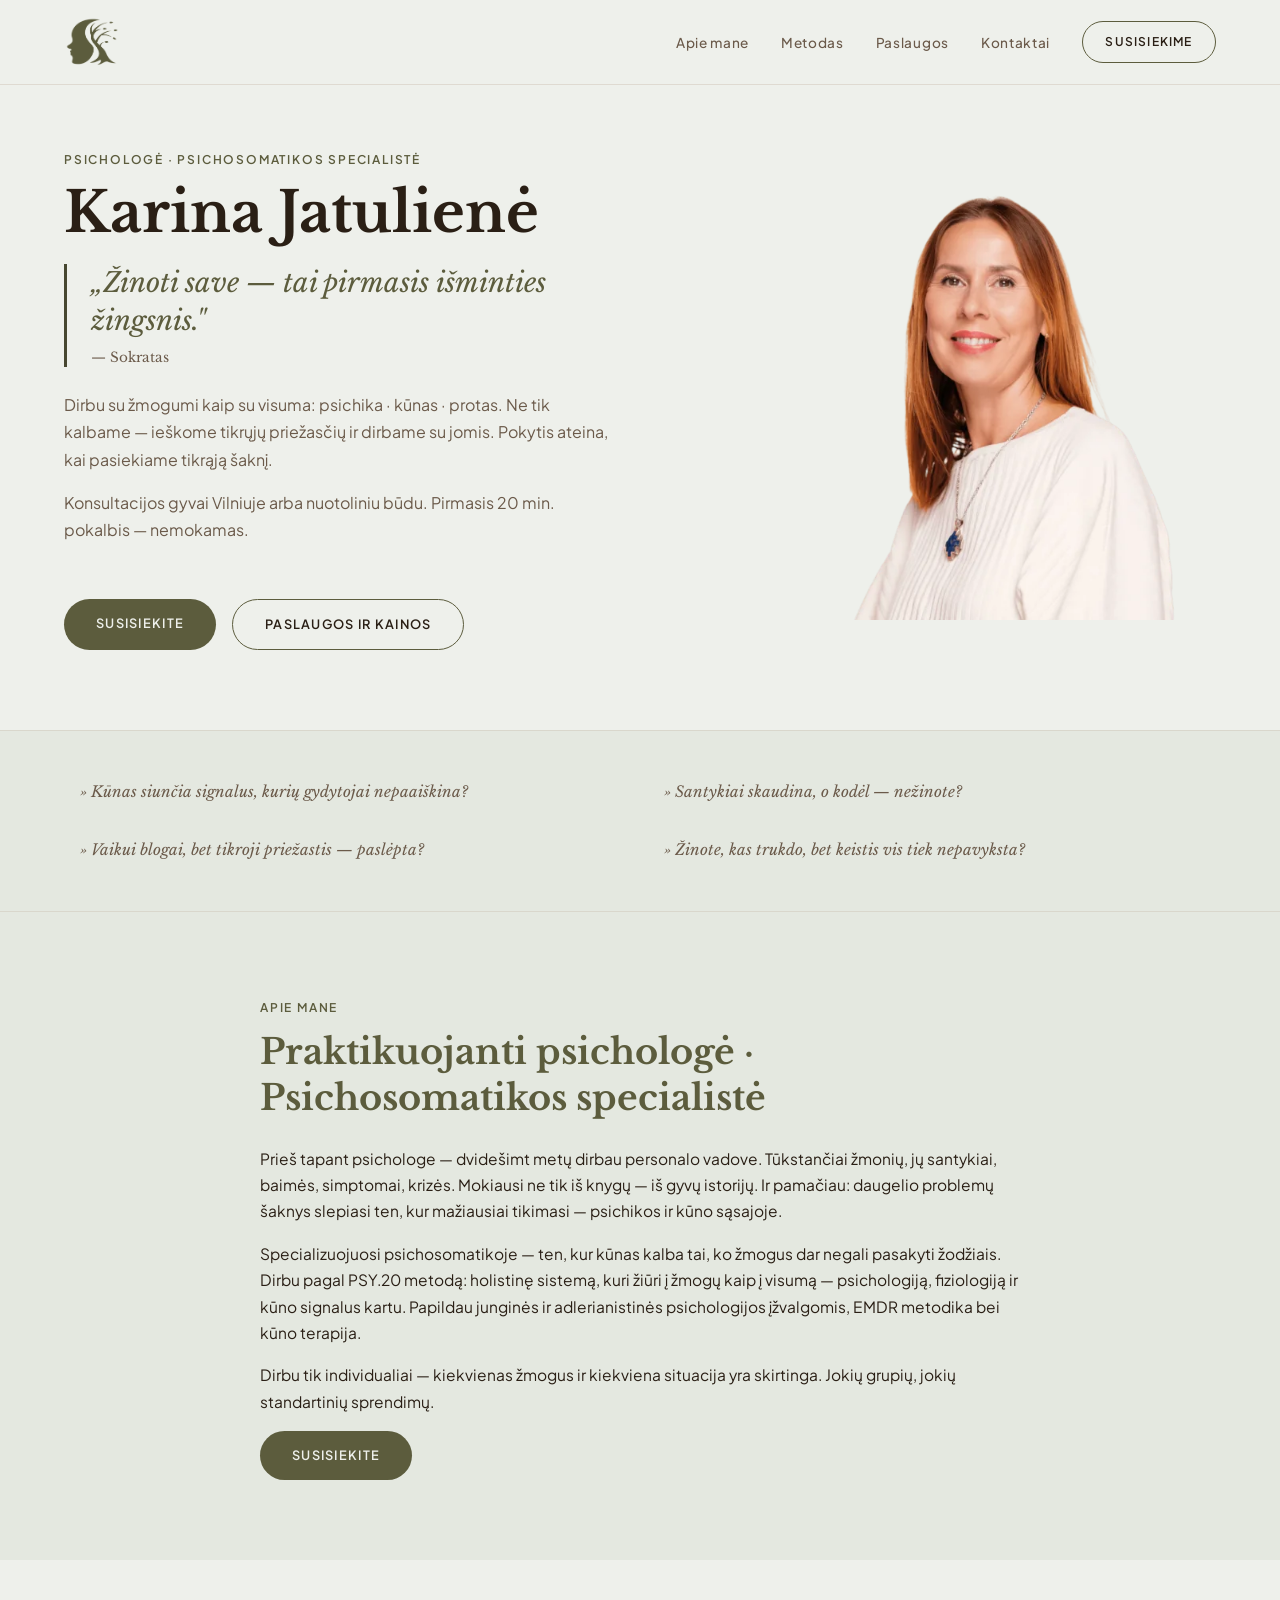
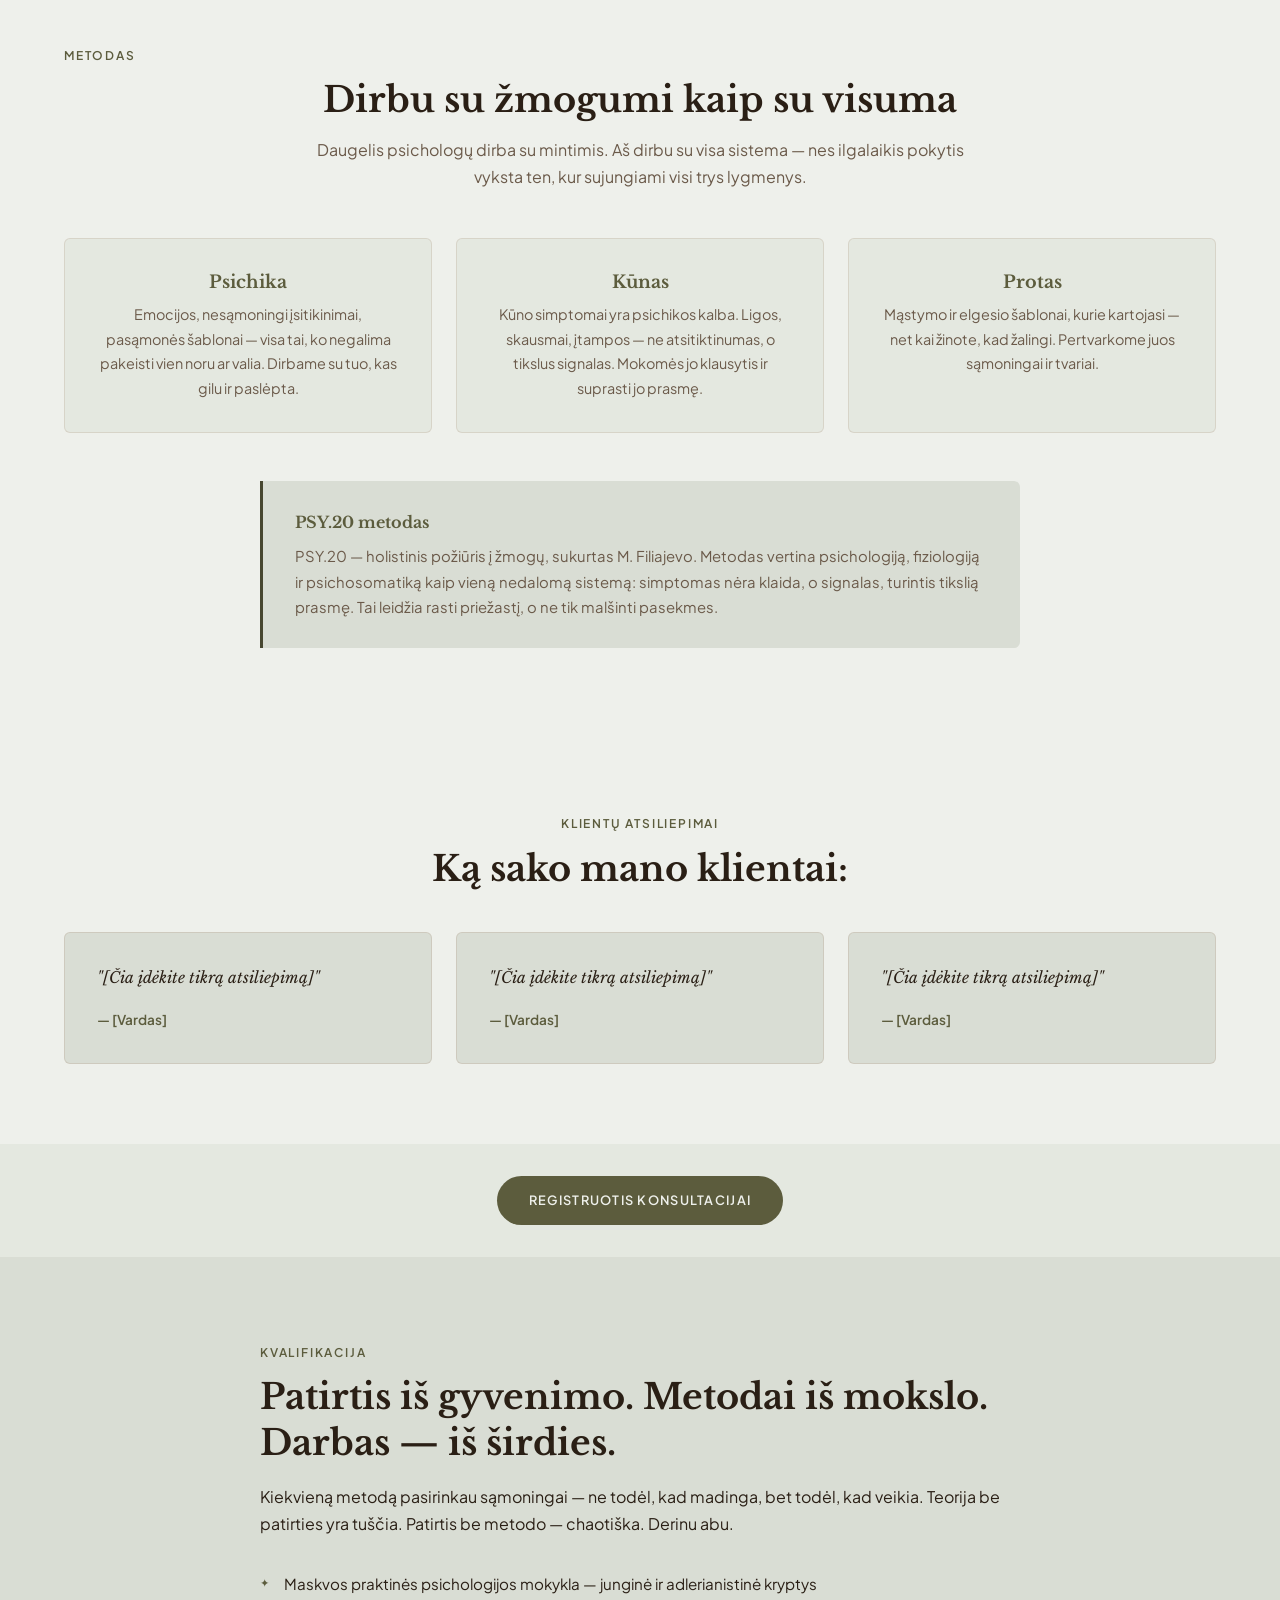
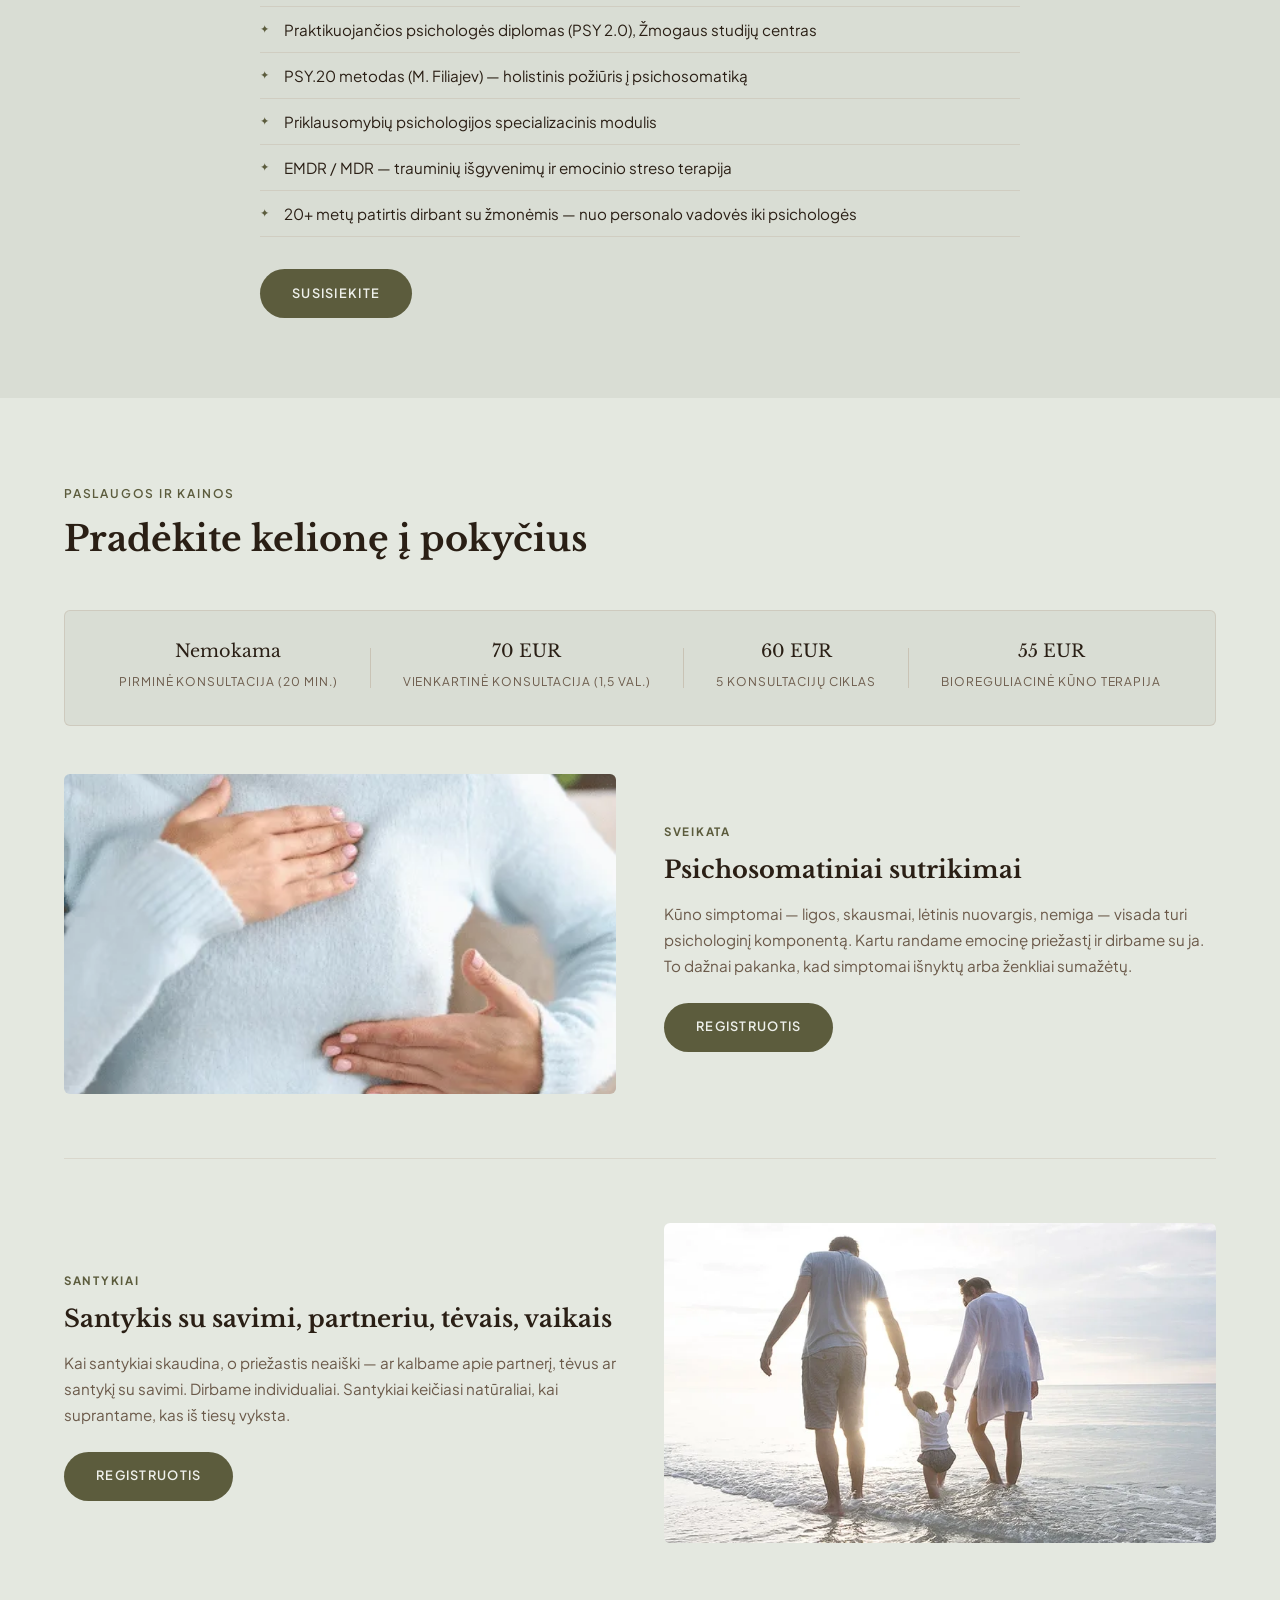
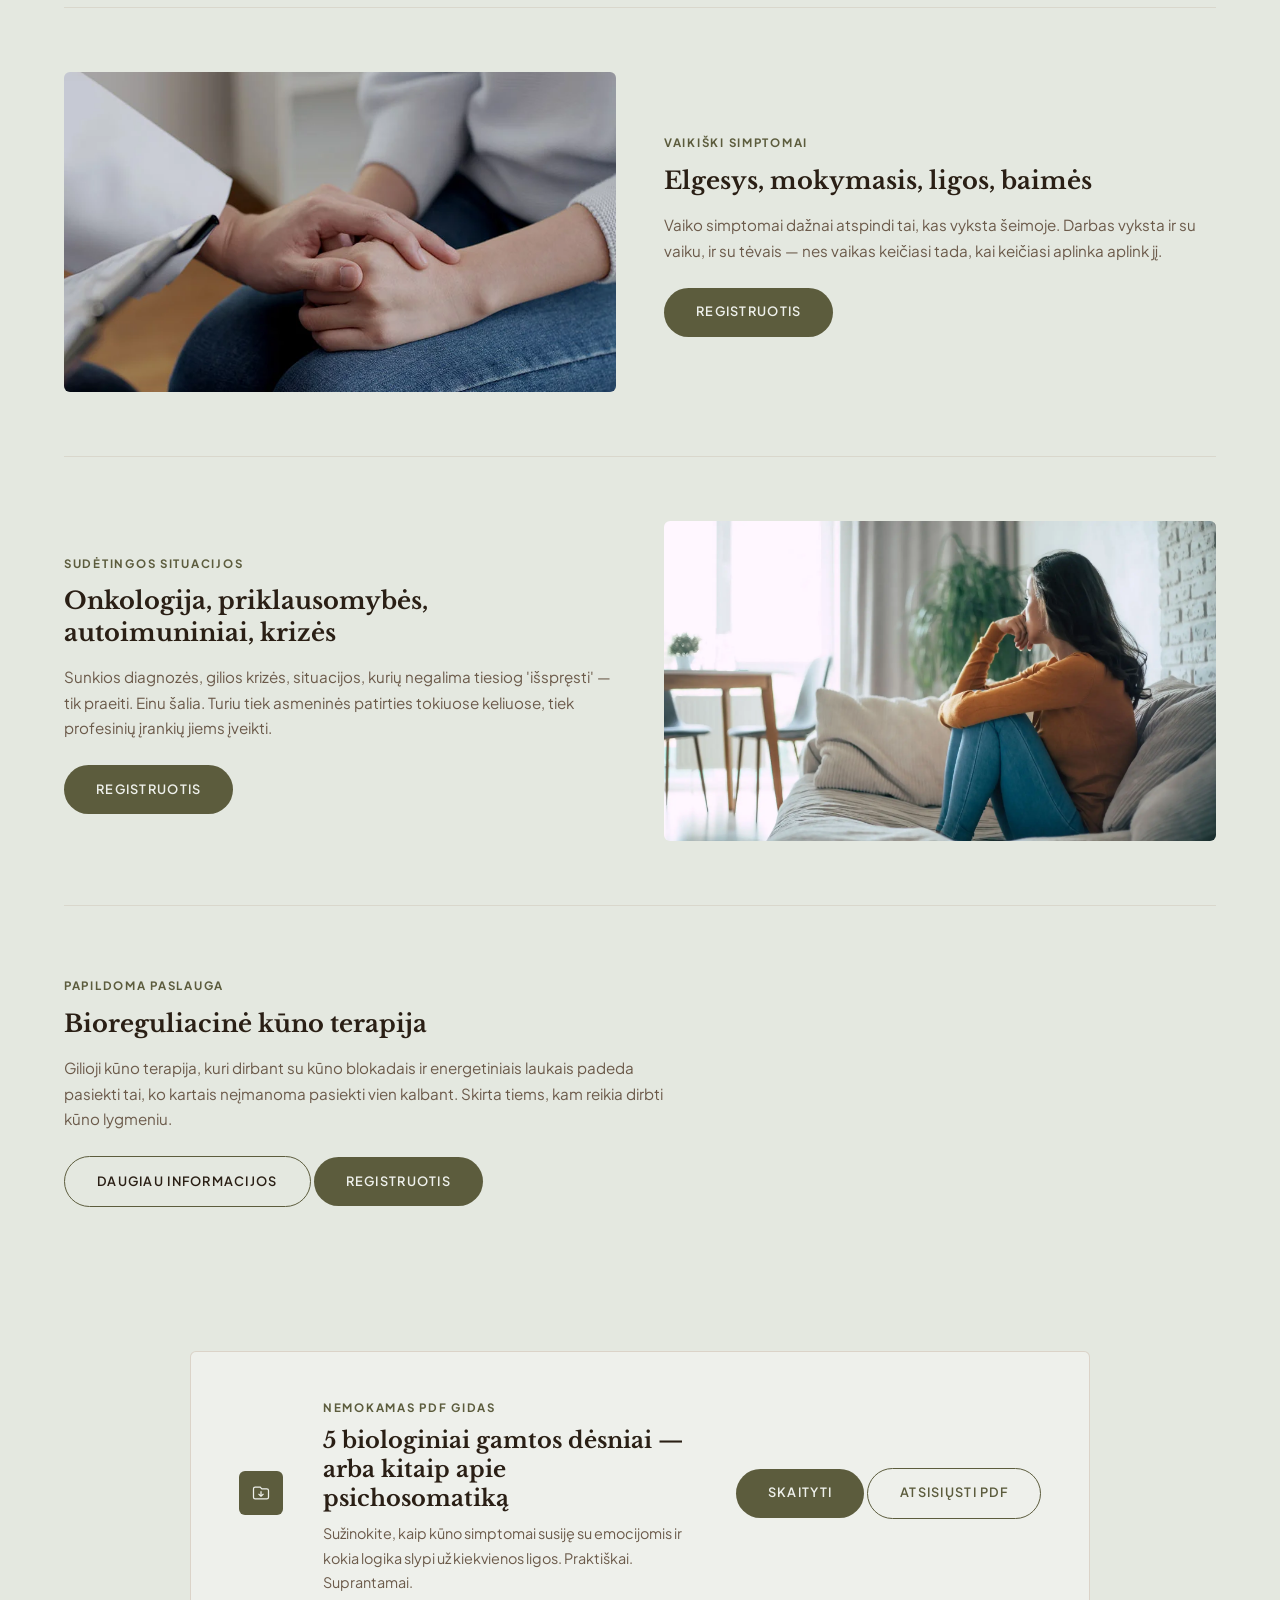
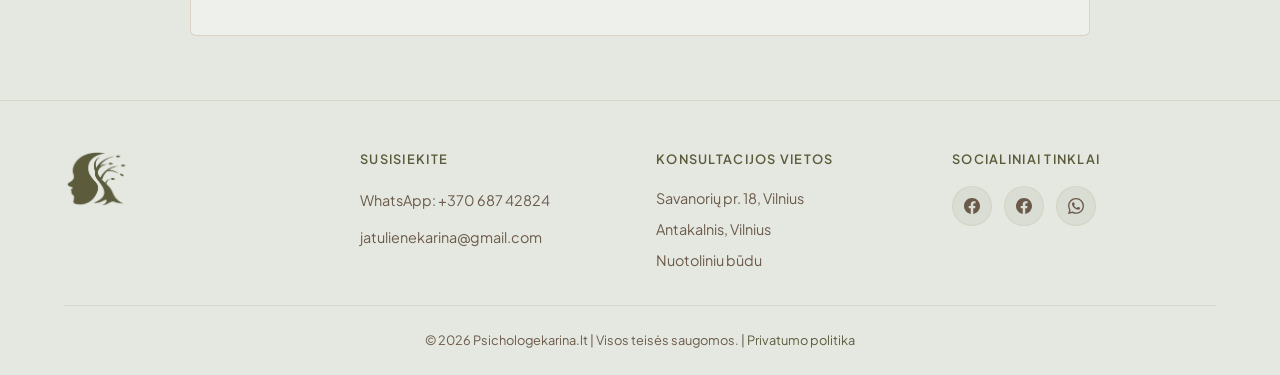
<file: index.html>
<!DOCTYPE html>
<html lang="lt">
<head>
  <meta charset="UTF-8">
  <meta name="viewport" content="width=device-width, initial-scale=1.0">
  <title>Psichologė Karina Jatulienė — Psichosomatika, Konsultacijos Vilniuje</title>
  <meta name="description" content="Praktikuojanti psichologė Karina Jatulienė, Vilnius. Psichosomatikos specialistė: kūno simptomai, santykiai, vaikų elgesys, onkologija. Registruokitės konsultacijai.">
  <meta name="keywords" content="psichologė, Karina Jatulienė, psichosomatika, psichologė Vilniuje, konsultacijos, psichologinė pagalba, santykiai, vaikų psichologas, PSY.20 metodas, Michail Filiajev">
  <meta name="robots" content="index, follow">
  <meta name="author" content="Karina Jatulienė">
  <link rel="canonical" href="https://psichologekarina.lt/">

  <!-- Open Graph / Facebook -->
  <meta property="og:type" content="website">
  <meta property="og:url" content="https://psichologekarina.lt/">
  <meta property="og:title" content="Psichologė Karina Jatulienė — Psichosomatika ir Konsultacijos">
  <meta property="og:description" content="Praktikuojanti psichologė, psichosomatikos specialistė. Konsultacijos dėl sveikatos, santykių, vaikų simptomų. Vilnius.">
  <meta property="og:image" content="https://psichologekarina.lt/assets/karina-face.png">
  <meta property="og:locale" content="lt_LT">

  <!-- Twitter Card -->
  <meta name="twitter:card" content="summary_large_image">
  <meta name="twitter:title" content="Psichologė Karina Jatulienė — Psichosomatika">
  <meta name="twitter:description" content="Praktikuojanti psichologė, psichosomatikos specialistė. Vilnius.">
  <meta name="twitter:image" content="https://psichologekarina.lt/assets/karina-face.png">

  <!-- Structured Data: Person + MedicalBusiness -->
  <script type="application/ld+json">
  {
    "@context": "https://schema.org",
    "@graph": [
      {
        "@type": "Person",
        "@id": "https://psichologekarina.lt/#person",
        "name": "Karina Jatulienė",
        "jobTitle": "Psichologė, psichosomatikos specialistė",
        "description": "Praktikuojanti psichologė Karina Jatulienė. Psichosomatikos specializacija, PSY.20 metodas (M. Filiajev), junginė ir adlerianistinė analizė, EMDR. 20+ metų patirtis dirbant su žmonėmis.",
        "url": "https://psichologekarina.lt/",
        "image": "https://psichologekarina.lt/assets/karina-face.png",
        "email": "jatulienekarina@gmail.com",
        "telephone": "+37068742824",
        "address": {
          "@type": "PostalAddress",
          "addressLocality": "Vilnius",
          "addressCountry": "LT"
        },
        "knowsAbout": ["psichosomatika", "santykių psichologija", "vaikų psichologija", "PSY.20 metodas", "EMDR terapija"]
      },
      {
        "@type": "MedicalBusiness",
        "@id": "https://psichologekarina.lt/#business",
        "name": "Psichologė Karina Jatulienė",
        "url": "https://psichologekarina.lt/",
        "telephone": "+37068742824",
        "email": "jatulienekarina@gmail.com",
        "image": "https://psichologekarina.lt/assets/logo.png",
        "description": "Psichologinės konsultacijos: psichosomatiniai sutrikimai, santykiai, vaikų simptomai, onkologiniai atvejai.",
        "address": {
          "@type": "PostalAddress",
          "addressLocality": "Vilnius",
          "addressCountry": "LT"
        },
        "priceRange": "€€",
        "medicalSpecialty": "Psichosomatika",
        "hasOfferCatalog": {
          "@type": "OfferCatalog",
          "name": "Psichologinės konsultacijos",
          "itemListElement": [
            {
              "@type": "Offer",
              "name": "Psichosomatiniai sutrikimai",
              "description": "Kūno simptomai visada turi psichologinį komponentą. Randame emocinę priežastį ir dirbame su ja.",
              "url": "https://psichologekarina.lt/#paslaugos"
            },
            {
              "@type": "Offer",
              "name": "Santykiai",
              "description": "Asmeninės konsultacijos: santykis su savimi, partneriu, tėvais, vaikais.",
              "url": "https://psichologekarina.lt/#paslaugos"
            },
            {
              "@type": "Offer",
              "name": "Vaikiški simptomai",
              "description": "Elgesys, mokymasis, ligos. Darbas su vaiku ir tėvais.",
              "url": "https://psichologekarina.lt/#paslaugos"
            },
            {
              "@type": "Offer",
              "name": "Sudėtingos diagnozės",
              "description": "Onkologija, priklausomybės, autoimuniniai sutrikimai.",
              "url": "https://psichologekarina.lt/#paslaugos"
            }
          ]
        }
      },
      {
        "@type": "FAQPage",
        "mainEntity": [
          {
            "@type": "Question",
            "name": "Ką gydo psichosomatika?",
            "acceptedAnswer": {
              "@type": "Answer",
              "text": "Psichosomatika nagrinėja ryšį tarp psichikos ir kūno. Bet kokie kūno simptomai turi psichosomatinį komponentą — nuo lėtinio nuovargio ir nemigos iki onkologinių susirgimų. Konsultacijos metu išsiaiškiname psichologines priežastis."
            }
          },
          {
            "@type": "Question",
            "name": "Kiek kainuoja psichologinė konsultacija pas Kariną Jatulienę?",
            "acceptedAnswer": {
              "@type": "Answer",
              "text": "Pirminė konsultacija (20 min.) nemokama. Vienkartinė konsultacija — 70 EUR (1,5 val.). Nuolatiniams klientams — 5 konsultacijų paketas po 60 EUR. Bioreguliacinė kūno terapija — 55 EUR. Konsultacijos vyksta Savanorių pr. 18 Vilniuje, Antakalnyje arba nuotoliniu būdu."
            }
          },
          {
            "@type": "Question",
            "name": "Ar konsultacijos vyksta nuotoliniu būdu?",
            "acceptedAnswer": {
              "@type": "Answer",
              "text": "Taip, konsultacijos galimos tiek gyvai Vilniuje, tiek nuotoliniu būdu. Susisiekite per WhatsApp +37068742824 dėl detalių."
            }
          }
        ]
      }
    ]
  }
  </script>

  <link rel="preconnect" href="https://fonts.googleapis.com">
  <link rel="preconnect" href="https://fonts.gstatic.com" crossorigin>
  <link href="https://fonts.googleapis.com/css2?family=Libre+Baskerville:ital,wght@0,400;0,700;1,400&family=Plus+Jakarta+Sans:wght@300;400;500;600&display=swap" rel="stylesheet">
  <link rel="icon" href="assets/logo.png" type="image/png">
  <link rel="stylesheet" href="style.css">
  <script src="https://identity.netlify.com/v1/netlify-identity-widget.js"></script>
</head>
<body>

  <!-- ===== HEADER ===== -->
  <header class="site-header" id="top">
    <div class="container">
      <div class="header-inner">
        <a href="#top" class="logo">
          <img src="assets/logo-olive.png" alt="Psichologė Karina">
        </a>
        <nav class="main-nav" id="main-nav">
          <ul>
            <li><a href="#apie-mane">Apie mane</a></li>
            <li><a href="#metodas">Metodas</a></li>
            <li><a href="#paslaugos">Paslaugos</a></li>
            <li><a href="#susisiekime">Kontaktai</a></li>
          </ul>
        </nav>
        <a href="#susisiekime" class="btn btn-outline header-cta">SUSISIEKIME</a>
        <button type="button" class="mobile-menu-btn" id="mobile-menu-btn" aria-label="Atidaryti meniu">
          <span></span><span></span><span></span>
        </button>
      </div>
    </div>
  </header>

  <!-- ===== HERO ===== -->
  <section class="hero">
    <div class="container">
      <div class="hero-inner">
        <div class="hero-content">
          <span class="section-label">PSICHOLOGĖ · PSICHOSOMATIKOS SPECIALISTĖ</span>
          <h1 class="hero-title">Karina Jatulienė</h1>
          <blockquote class="hero-quote">
            „Žinoti save — tai pirmasis išminties žingsnis."
            <cite>— Sokratas</cite>
          </blockquote>
          <p class="hero-text" data-hero-text>
            Dirbu su žmogumi kaip su visuma: <strong>psichika · kūnas · protas.</strong> Ne tik kalbame — ieškome tikrųjų priežasčių ir dirbame su jomis. Pokytis ateina, kai pasiekiame tikrąją šaknį.
          </p>
          <p class="hero-text" data-hero-text2>
            Konsultacijos gyvai Vilniuje arba nuotoliniu būdu. Pirmasis 20 min. pokalbis — nemokamas.
          </p>
          <div class="hero-cta">
            <a href="https://wa.me/37068742824" target="_blank" rel="noopener" class="btn btn-primary">Susisiekite</a>
            <a href="#paslaugos" class="btn btn-outline">PASLAUGOS IR KAINOS</a>
          </div>
        </div>
        <div class="hero-image">
          <img src="assets/karina-face.png" alt="Psichologė Karina Jatulienė">
        </div>
      </div>
    </div>
  </section>

  <!-- ===== KLAUSIMŲ JUOSTA ===== -->
  <section class="questions-strip">
    <div class="container">
      <div class="questions-grid">
        <div class="question-item">» Kūnas siunčia signalus, kurių gydytojai nepaaiškina?</div>
        <div class="question-item">» Santykiai skaudina, o kodėl — nežinote?</div>
        <div class="question-item">» Vaikui blogai, bet tikroji priežastis — paslėpta?</div>
        <div class="question-item">» Žinote, kas trukdo, bet keistis vis tiek nepavyksta?</div>
      </div>
    </div>
  </section>

  <!-- ===== APIE MANE ===== -->
  <section class="about" id="apie-mane">
    <div class="container">
      <div class="about-inner">
        <div class="about-content">
          <span class="section-label">APIE MANE</span>
          <h2 data-about-title>Praktikuojanti psichologė · Psichosomatikos specialistė</h2>

          <p data-about-p1>Prieš tapant psichologe — dvidešimt metų dirbau personalo vadove. Tūkstančiai žmonių, jų santykiai, baimės, simptomai, krizės. Mokiausi ne tik iš knygų — iš gyvų istorijų. Ir pamačiau: daugelio problemų šaknys slepiasi ten, kur mažiausiai tikimasi — psichikos ir kūno sąsajoje.</p>

          <p data-about-p2>Specializuojuosi psichosomatikoje — ten, kur kūnas kalba tai, ko žmogus dar negali pasakyti žodžiais. Dirbu pagal PSY.20 metodą: holistinę sistemą, kuri žiūri į žmogų kaip į visumą — psichologiją, fiziologiją ir kūno signalus kartu. Papildau junginės ir adlerianistinės psichologijos įžvalgomis, EMDR metodika bei kūno terapija.</p>

          <p data-about-p3>Dirbu tik individualiai — kiekvienas žmogus ir kiekviena situacija yra skirtinga. Jokių grupių, jokių standartinių sprendimų.</p>

          <a href="https://wa.me/37068742824" target="_blank" rel="noopener" class="btn btn-primary">Susisiekite</a>
        </div>
      </div>
    </div>
  </section>

  <!-- ===== KAIP DIRBU ===== -->
  <section class="method" id="metodas">
    <div class="container">
      <span class="section-label">METODAS</span>
      <h2>Dirbu su žmogumi kaip su visuma</h2>
      <p class="method-intro">Daugelis psichologų dirba su mintimis. Aš dirbu su visa sistema — nes ilgalaikis pokytis vyksta ten, kur sujungiami visi trys lygmenys.</p>
      <div class="method-grid">
        <div class="method-card">
          <h3>Psichika</h3>
          <p data-method-psyche>Emocijos, nesąmoningi įsitikinimai, pasąmonės šablonai — visa tai, ko negalima pakeisti vien noru ar valia. Dirbame su tuo, kas gilu ir paslėpta.</p>
        </div>
        <div class="method-card">
          <h3>Kūnas</h3>
          <p data-method-body>Kūno simptomai yra psichikos kalba. Ligos, skausmai, įtampos — ne atsitiktinumas, o tikslus signalas. Mokomės jo klausytis ir suprasti jo prasmę.</p>
        </div>
        <div class="method-card">
          <h3>Protas</h3>
          <p data-method-mind>Mąstymo ir elgesio šablonai, kurie kartojasi — net kai žinote, kad žalingi. Pertvarkome juos sąmoningai ir tvariai.</p>
        </div>
      </div>
      <div class="method-psy">
        <h4>PSY.20 metodas</h4>
        <p data-method-psy20>PSY.20 — holistinis požiūris į žmogų, sukurtas M. Filiajevo. Metodas vertina psichologiją, fiziologiją ir psichosomatiką kaip vieną nedalomą sistemą: simptomas nėra klaida, o signalas, turintis tikslią prasmę. Tai leidžia rasti priežastį, o ne tik malšinti pasekmes.</p>
      </div>
    </div>
  </section>

  <!-- ===== ATSILIEPIMAI ===== -->
  <section class="testimonials">
    <div class="container">
      <span class="section-label">KLIENTŲ ATSILIEPIMAI</span>
      <h2>Ką sako mano klientai:</h2>
      <div class="testimonials-grid">
        <!-- PAKEISKITE ŠIĄ SEKCIJĄ TIKRAIS ATSILIEPIMAIS -->
        <div class="testimonial-card">
          <p class="testimonial-text">"[Čia įdėkite tikrą atsiliepimą]"</p>
          <p class="testimonial-name">— [Vardas]</p>
        </div>
        <div class="testimonial-card">
          <p class="testimonial-text">"[Čia įdėkite tikrą atsiliepimą]"</p>
          <p class="testimonial-name">— [Vardas]</p>
        </div>
        <div class="testimonial-card">
          <p class="testimonial-text">"[Čia įdėkite tikrą atsiliepimą]"</p>
          <p class="testimonial-name">— [Vardas]</p>
        </div>
      </div>
    </div>
  </section>

  <div class="cta-bar">
    <div class="container">
      <a data-cal-link="karina-jatuliene-1dvpqb" data-cal-origin="https://cal.com" href="#" class="btn btn-primary">REGISTRUOTIS KONSULTACIJAI</a>
    </div>
  </div>

  <!-- ===== KODĖL RINKTIS MANE ===== -->
  <section class="why-me">
    <div class="container">
      <div class="why-me-inner">
        <div class="why-me-content">
          <span class="section-label">KVALIFIKACIJA</span>
          <h2>Patirtis iš gyvenimo. Metodai iš mokslo. Darbas — iš širdies.</h2>
          <p>Kiekvieną metodą pasirinkau sąmoningai — ne todėl, kad madinga, bet todėl, kad veikia. Teorija be patirties yra tuščia. Patirtis be metodo — chaotiška. Derinu abu.</p>
          <ul class="why-list">
            <li>Maskvos praktinės psichologijos mokykla — junginė ir adlerianistinė kryptys</li>
            <li>Praktikuojančios psichologės diplomas (PSY 2.0), Žmogaus studijų centras</li>
            <li>PSY.20 metodas (M. Filiajev) — holistinis požiūris į psichosomatiką</li>
            <li>Priklausomybių psichologijos specializacinis modulis</li>
            <li>EMDR / MDR — trauminių išgyvenimų ir emocinio streso terapija</li>
            <li>20+ metų patirtis dirbant su žmonėmis — nuo personalo vadovės iki psichologės</li>
          </ul>
          <a href="https://wa.me/37068742824" target="_blank" rel="noopener" class="btn btn-primary">Susisiekite</a>
        </div>
      </div>
    </div>
  </section>


<!-- ===== PASLAUGOS ===== -->
  <section class="services" id="paslaugos">
    <div class="container">
      <span class="section-label">PASLAUGOS IR KAINOS</span>
      <h2>Pradėkite kelionę į pokyčius</h2>

      <div class="pricing-callout">
        <div class="pricing-item">
          <span class="pricing-value">Nemokama</span>
          <span class="pricing-label">Pirminė konsultacija (20 min.)</span>
        </div>
        <div class="pricing-divider"></div>
        <div class="pricing-item">
          <span class="pricing-value">70 EUR</span>
          <span class="pricing-label">Vienkartinė konsultacija (1,5 val.)</span>
        </div>
        <div class="pricing-divider"></div>
        <div class="pricing-item">
          <span class="pricing-value">60 EUR</span>
          <span class="pricing-label">5 konsultacijų ciklas</span>
        </div>
        <div class="pricing-divider"></div>
        <div class="pricing-item">
          <span class="pricing-value">55 EUR</span>
          <span class="pricing-label">Bioreguliacinė kūno terapija</span>
        </div>
      </div>

      <div class="service-row">
        <div class="service-image">
          <img src="assets/img22-min.png" alt="Psichosomatiniai sutrikimai">
        </div>
        <div class="service-content">
          <span class="service-tag">SVEIKATA</span>
          <h3>Psichosomatiniai sutrikimai</h3>
          <p data-s1>Kūno simptomai — ligos, skausmai, lėtinis nuovargis, nemiga — visada turi psichologinį komponentą. Kartu randame emocinę priežastį ir dirbame su ja. To dažnai pakanka, kad simptomai išnyktų arba ženkliai sumažėtų.</p>
          <a data-cal-link="karina-jatuliene-1dvpqb" data-cal-origin="https://cal.com" href="#" class="btn btn-primary">REGISTRUOTIS</a>
        </div>
      </div>

      <div class="service-row reverse">
        <div class="service-image">
          <img src="assets/img24-min.jpg" alt="Santykiai">
        </div>
        <div class="service-content">
          <span class="service-tag">SANTYKIAI</span>
          <h3>Santykis su savimi, partneriu, tėvais, vaikais</h3>
          <p data-s2>Kai santykiai skaudina, o priežastis neaiški — ar kalbame apie partnerį, tėvus ar santykį su savimi. Dirbame individualiai. Santykiai keičiasi natūraliai, kai suprantame, kas iš tiesų vyksta.</p>
          <a data-cal-link="karina-jatuliene-1dvpqb" data-cal-origin="https://cal.com" href="#" class="btn btn-primary">REGISTRUOTIS</a>
        </div>
      </div>

      <div class="service-row">
        <div class="service-image">
          <img src="assets/img21.jpg" alt="Vaikiški simptomai">
        </div>
        <div class="service-content">
          <span class="service-tag">VAIKIŠKI SIMPTOMAI</span>
          <h3>Elgesys, mokymasis, ligos, baimės</h3>
          <p data-s3>Vaiko simptomai dažnai atspindi tai, kas vyksta šeimoje. Darbas vyksta ir su vaiku, ir su tėvais — nes vaikas keičiasi tada, kai keičiasi aplinka aplink jį.</p>
          <a data-cal-link="karina-jatuliene-1dvpqb" data-cal-origin="https://cal.com" href="#" class="btn btn-primary">REGISTRUOTIS</a>
        </div>
      </div>

      <div class="service-row reverse">
        <div class="service-image">
          <img src="assets/img23.webp" alt="Sudėtingos diagnozės">
        </div>
        <div class="service-content">
          <span class="service-tag">SUDĖTINGOS SITUACIJOS</span>
          <h3>Onkologija, priklausomybės, autoimuniniai, krizės</h3>
          <p data-s4>Sunkios diagnozės, gilios krizės, situacijos, kurių negalima "išspręsti" — tik praeiti. Einu šalia. Turiu tiek asmeninės patirties tokiuose keliuose, tiek profesinių įrankių jiems įveikti.</p>
          <a data-cal-link="karina-jatuliene-1dvpqb" data-cal-origin="https://cal.com" href="#" class="btn btn-primary">REGISTRUOTIS</a>
        </div>
      </div>

      <div class="service-row service-row--full">
        <div class="service-content">
          <span class="service-tag">PAPILDOMA PASLAUGA</span>
          <h3>Bioreguliacinė kūno terapija</h3>
          <p data-s5>Gilioji kūno terapija, kuri dirbant su kūno blokadais ir energetiniais laukais padeda pasiekti tai, ko kartais neįmanoma pasiekti vien kalbant. Skirta tiems, kam reikia dirbti kūno lygmeniu.</p>
          <a href="https://www.facebook.com/BioenergetinisLT" target="_blank" rel="noopener" class="btn btn-outline">DAUGIAU INFORMACIJOS</a>
          <a data-cal-link="karina-jatuliene-1dvpqb" data-cal-origin="https://cal.com" href="#" class="btn btn-primary">REGISTRUOTIS</a>
        </div>
      </div>
    </div>
  </section>

  <!-- ===== PDF GIDAS ===== -->
  <section class="pdf-section">
    <div class="container">
      <div class="pdf-card">
        <div class="pdf-icon">
          <svg viewBox="0 0 24 24" fill="none" stroke="currentColor" stroke-width="1.5"><path d="M12 10v6m0 0l-3-3m3 3l3-3M3 17V7a2 2 0 012-2h6l2 2h6a2 2 0 012 2v8a2 2 0 01-2 2H5a2 2 0 01-2-2z"/></svg>
        </div>
        <div class="pdf-text">
          <span class="pdf-label">NEMOKAMAS PDF GIDAS</span>
          <h3 class="pdf-title">5 biologiniai gamtos dėsniai —<br>arba kitaip apie psichosomatiką</h3>
          <p class="pdf-desc">Sužinokite, kaip kūno simptomai susiję su emocijomis ir kokia logika slypi už kiekvienos ligos. Praktiškai. Suprantamai.</p>
        </div>
        <div class="pdf-action">
          <a href="gidas.html" class="btn btn-primary">Skaityti</a>
          <a href="assets/psichosomatika-gidas-v2.pdf" download class="btn btn-secondary">Atsisiųsti PDF</a>
        </div>
      </div>
    </div>
  </section>

  <!-- ===== FOOTER ===== -->
  <footer class="site-footer" id="susisiekime">
    <div class="container">
      <div class="footer-inner">
        <div class="footer-logo">
          <a href="#top">
            <img src="assets/logo-olive.png" alt="Psichologė Karina">
          </a>
        </div>
        <div class="footer-contacts">
          <h4>Susisiekite</h4>
          <ul>
            <li><a href="https://wa.me/37068742824" target="_blank" rel="noopener">WhatsApp: +370 687 42824</a></li>
            <li><a href="mailto:jatulienekarina@gmail.com">jatulienekarina@gmail.com</a></li>
          </ul>
        </div>
        <div class="footer-locations">
          <h4>Konsultacijos vietos</h4>
          <ul>
            <li>Savanorių pr. 18, Vilnius</li>
            <li>Antakalnis, Vilnius</li>
            <li>Nuotoliniu būdu</li>
          </ul>
        </div>
        <div class="footer-social">
          <h4>Socialiniai tinklai</h4>
          <div class="social-icons">
            <a href="https://www.facebook.com/karina.dirkiene" target="_blank" rel="noopener" aria-label="Facebook — Karina Jatulienė" class="social-icon">
              <svg viewBox="0 0 24 24" fill="currentColor"><path d="M24 12.073c0-6.627-5.373-12-12-12s-12 5.373-12 12c0 5.99 4.388 10.954 10.125 11.854v-8.385H7.078v-3.47h3.047V9.43c0-3.007 1.792-4.669 4.533-4.669 1.312 0 2.686.235 2.686.235v2.953H15.83c-1.491 0-1.956.925-1.956 1.874v2.25h3.328l-.532 3.47h-2.796v8.385C19.612 23.027 24 18.062 24 12.073z"/></svg>
            </a>
            <a href="https://www.facebook.com/BioenergetinisLT" target="_blank" rel="noopener" aria-label="Facebook — Bioenergetinis" class="social-icon">
              <svg viewBox="0 0 24 24" fill="currentColor"><path d="M24 12.073c0-6.627-5.373-12-12-12s-12 5.373-12 12c0 5.99 4.388 10.954 10.125 11.854v-8.385H7.078v-3.47h3.047V9.43c0-3.007 1.792-4.669 4.533-4.669 1.312 0 2.686.235 2.686.235v2.953H15.83c-1.491 0-1.956.925-1.956 1.874v2.25h3.328l-.532 3.47h-2.796v8.385C19.612 23.027 24 18.062 24 12.073z"/></svg>
            </a>
            <a href="https://wa.me/37068742824" target="_blank" rel="noopener" aria-label="WhatsApp" class="social-icon">
              <svg viewBox="0 0 24 24" fill="currentColor"><path d="M17.472 14.382c-.297-.149-1.758-.867-2.03-.967-.273-.099-.471-.148-.67.15-.197.297-.767.966-.94 1.164-.173.199-.347.223-.644.075-.297-.15-1.255-.463-2.39-1.475-.883-.788-1.48-1.761-1.653-2.059-.173-.297-.018-.458.13-.606.134-.133.298-.347.446-.52.149-.174.198-.298.298-.497.099-.198.05-.371-.025-.52-.075-.149-.669-1.612-.916-2.207-.242-.579-.487-.5-.669-.51-.173-.008-.371-.01-.57-.01-.198 0-.52.074-.792.372-.272.297-1.04 1.016-1.04 2.479 0 1.462 1.065 2.875 1.213 3.074.149.198 2.096 3.2 5.077 4.487.709.306 1.262.489 1.694.625.712.227 1.36.195 1.871.118.571-.085 1.758-.719 2.006-1.413.248-.694.248-1.289.173-1.413-.074-.124-.272-.198-.57-.347m-5.421 7.403h-.004a9.87 9.87 0 0 1-5.031-1.378l-.361-.214-3.741.982.998-3.648-.235-.374a9.86 9.86 0 0 1-1.51-5.26c.001-5.45 4.436-9.884 9.888-9.884 2.64 0 5.122 1.03 6.988 2.898a9.825 9.825 0 0 1 2.893 6.994c-.003 5.45-4.437 9.884-9.885 9.884m8.413-18.297A11.815 11.815 0 0 0 12.05 0C5.495 0 .16 5.335.157 11.892c0 2.096.547 4.142 1.588 5.945L.057 24l6.305-1.654a11.882 11.882 0 0 0 5.683 1.448h.005c6.554 0 11.89-5.335 11.893-11.893a11.821 11.821 0 0 0-3.48-8.413z"/></svg>
            </a>
          </div>
        </div>
      </div>
      <div class="footer-bottom">
        <p>© 2026 Psichologekarina.lt | Visos teisės saugomos. | <a href="privatumas.html" class="footer-policy-link">Privatumo politika</a></p>
      </div>
    </div>
  </footer>

  <script src="script.js"></script>
  <script type="text/javascript">
    (function (C, A, L) { let p = function (a, ar) { a.q.push(ar); }; let d = C.document; C.Cal = C.Cal || function () { let cal = C.Cal; let ar = arguments; if (!cal.loaded) { cal.ns = {}; cal.q = cal.q || []; d.head.appendChild(d.createElement("script")).src = A; cal.loaded = true; } if (ar[0] === L) { const api = function () { p(api, arguments); }; const namespace = ar[1]; api.q = api.q || []; if(typeof namespace === "string"){cal.ns[namespace] = cal.ns[namespace] || api;p(cal.ns[namespace], ar);p(cal, [L, namespace, ar[2]])} else p(cal, ar); return;} p(cal, ar); }; })(window, "https://app.cal.com/embed/embed.js", "init");
    Cal("init", {origin:"https://cal.com"});
    Cal("ui", {"theme":"light","styles":{"branding":{"brandColor":"#5c5c3d"}},"hideEventTypeDetails":false,"layout":"month_view"});
  </script>
</body>
</html>
</file>
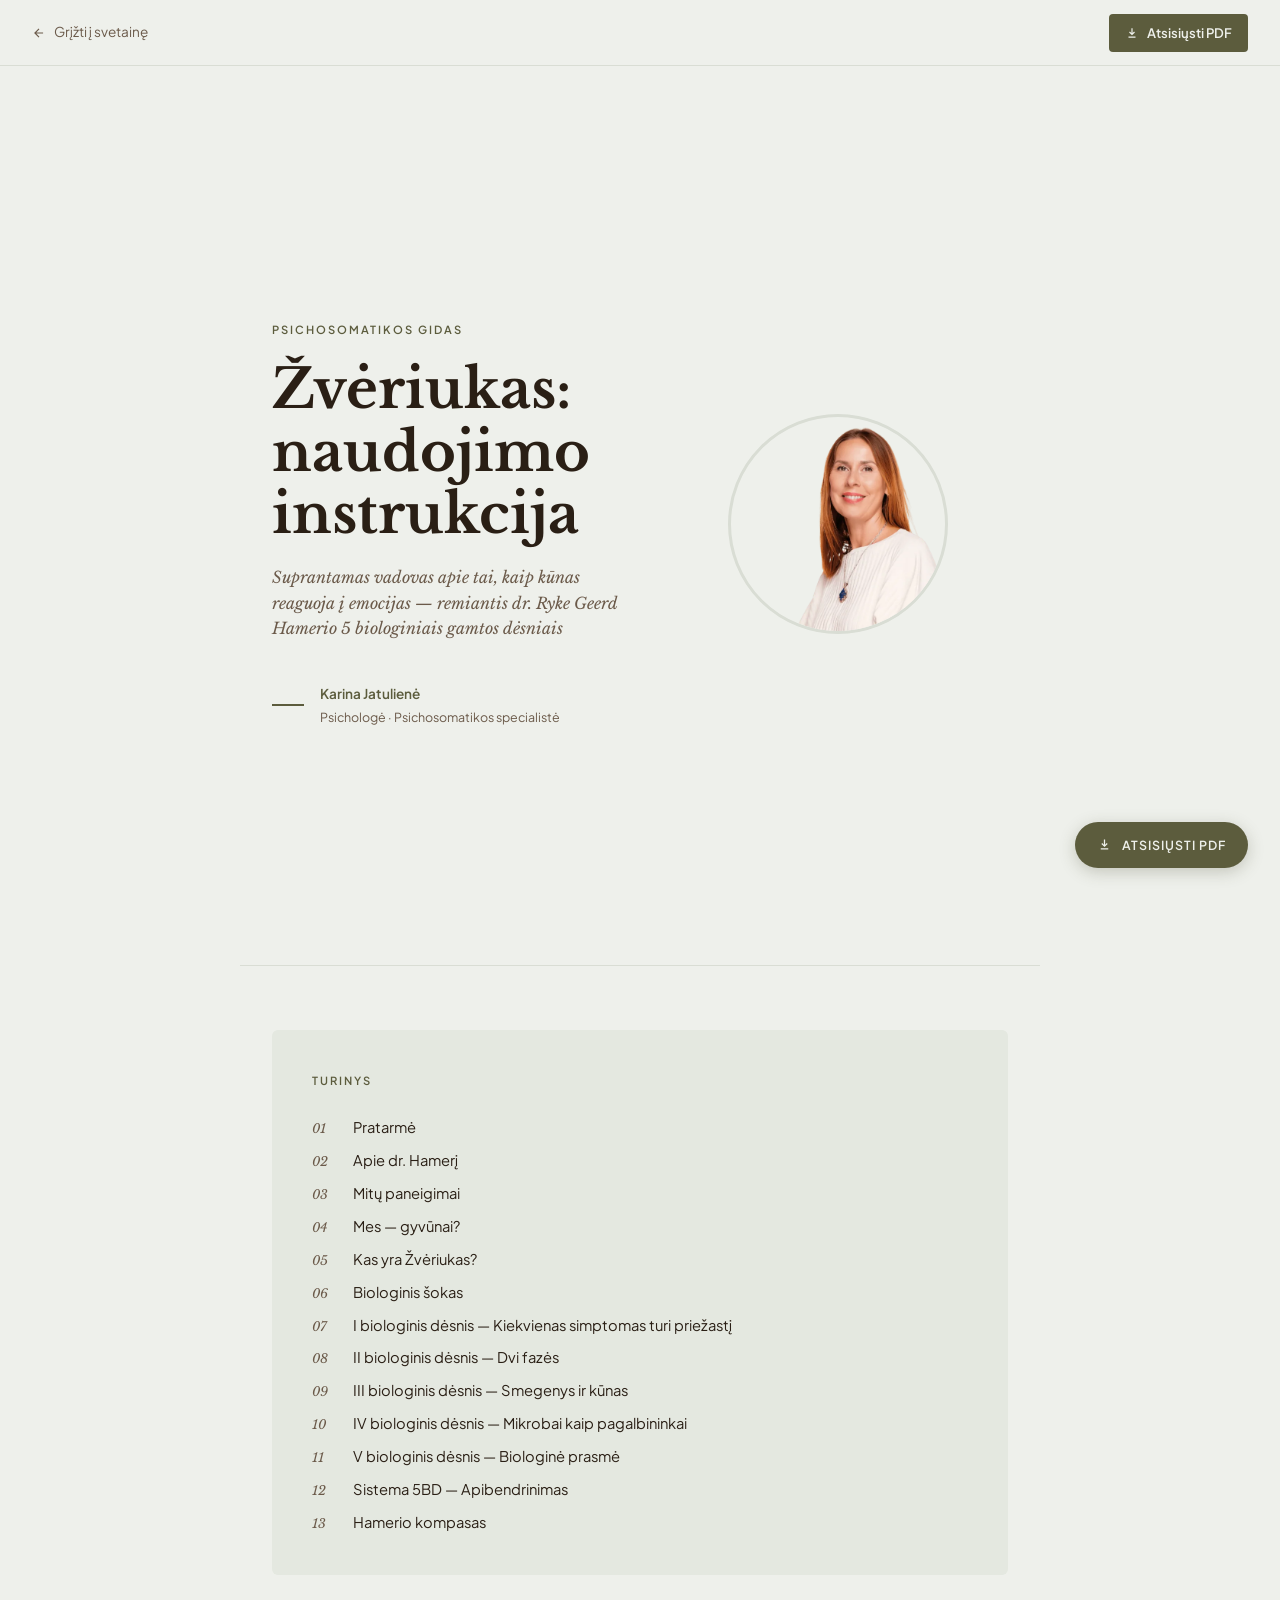
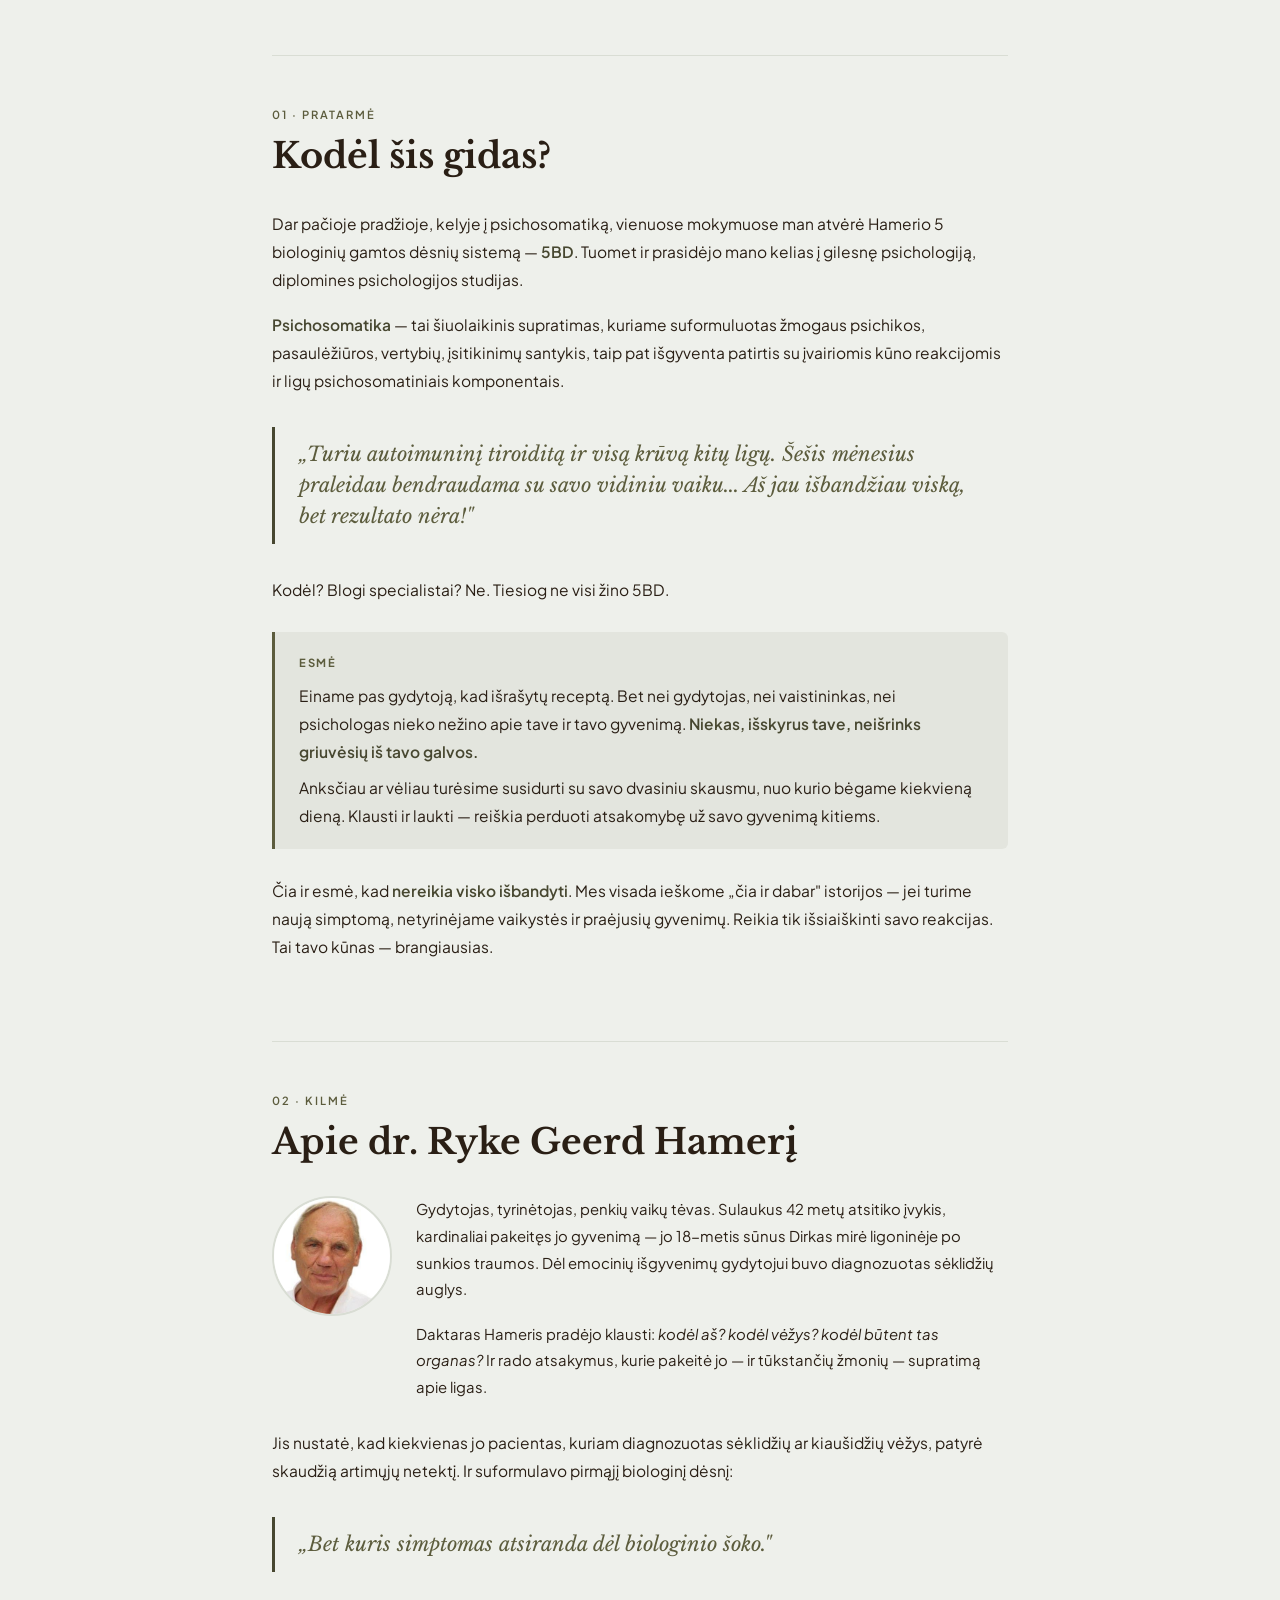
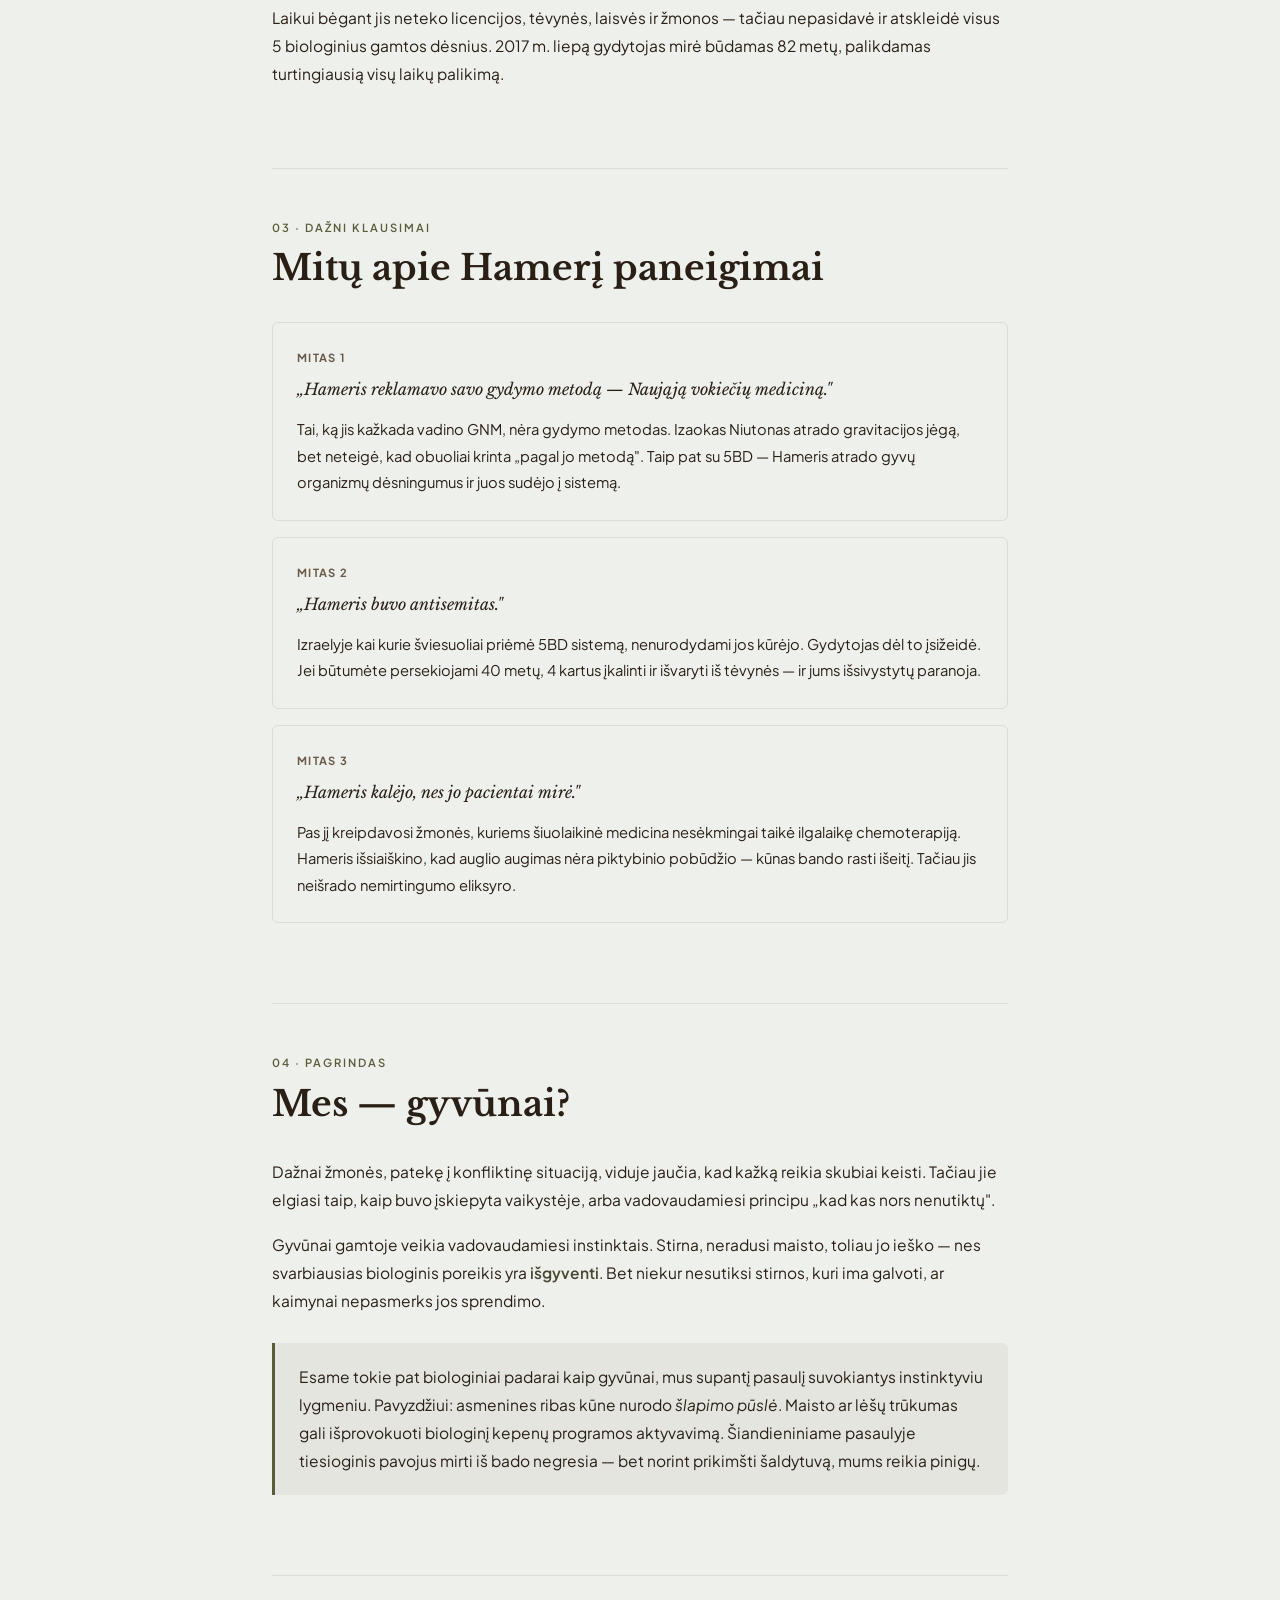
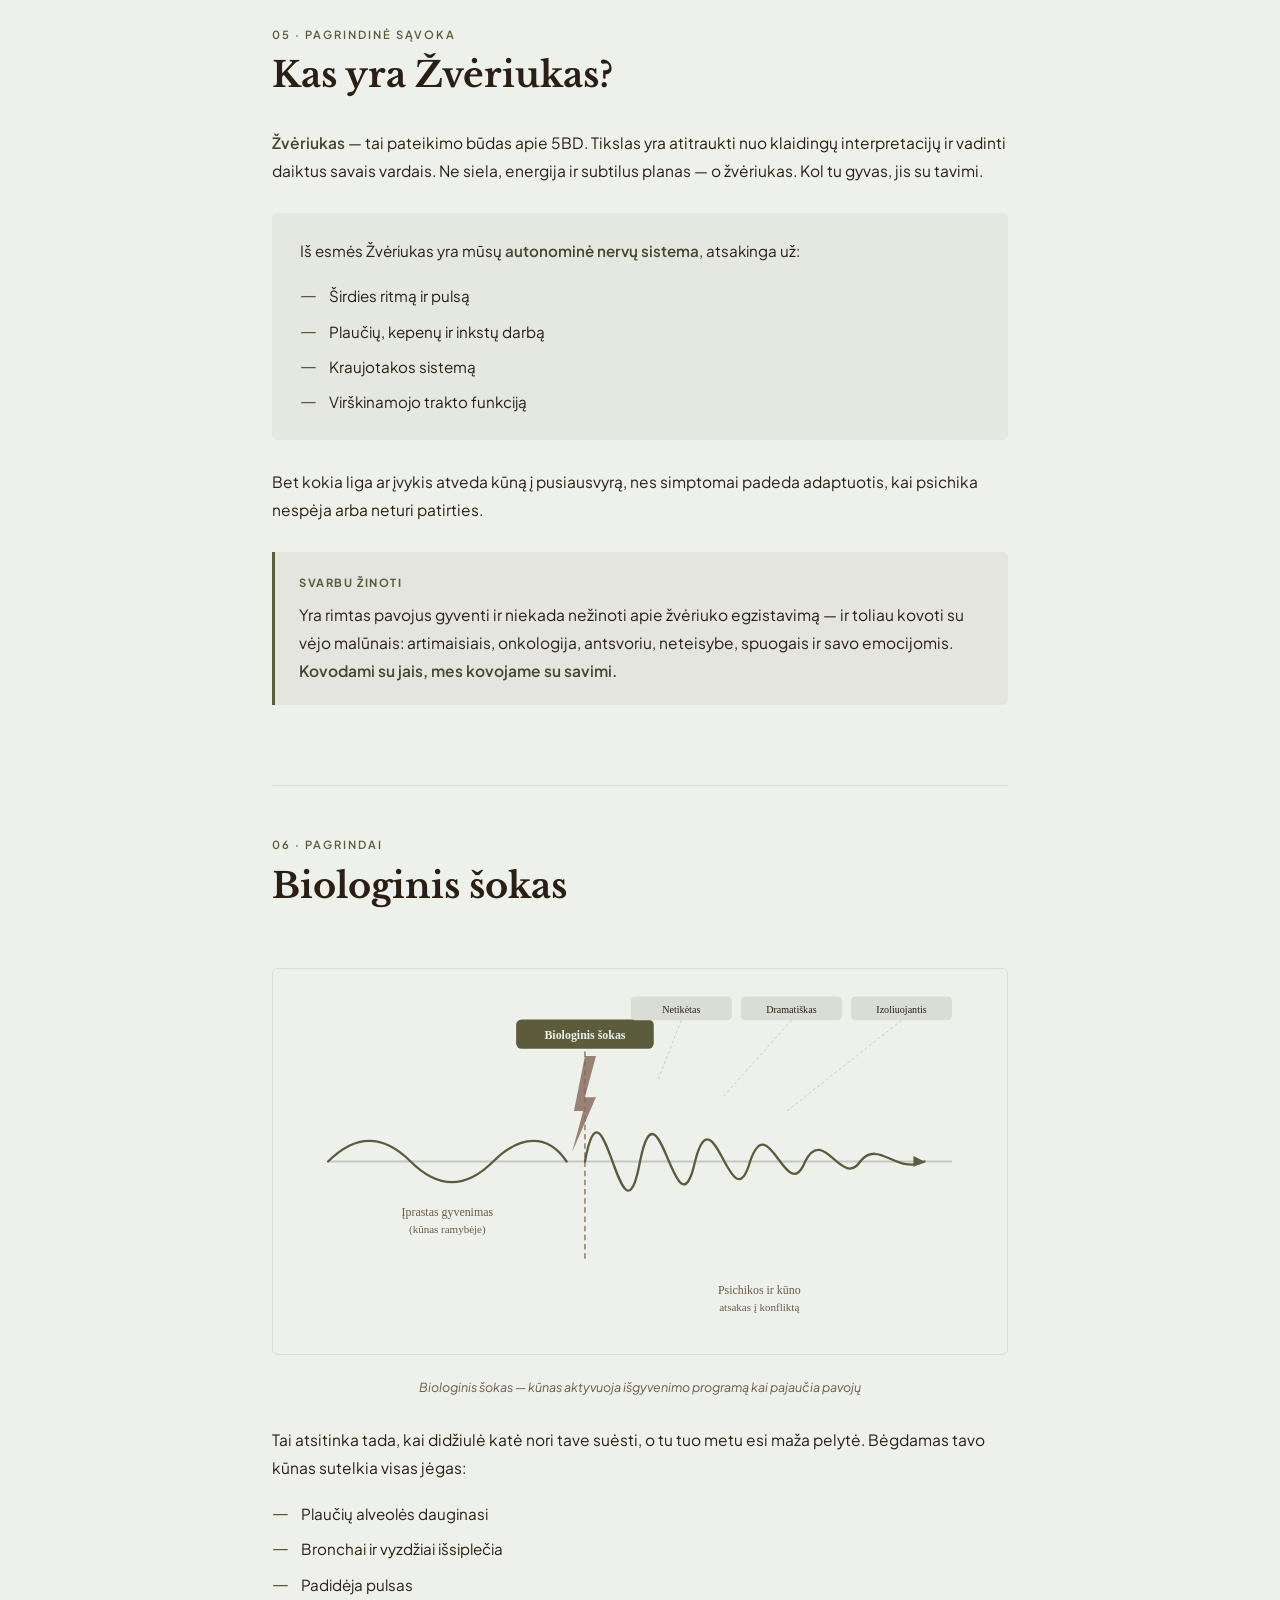
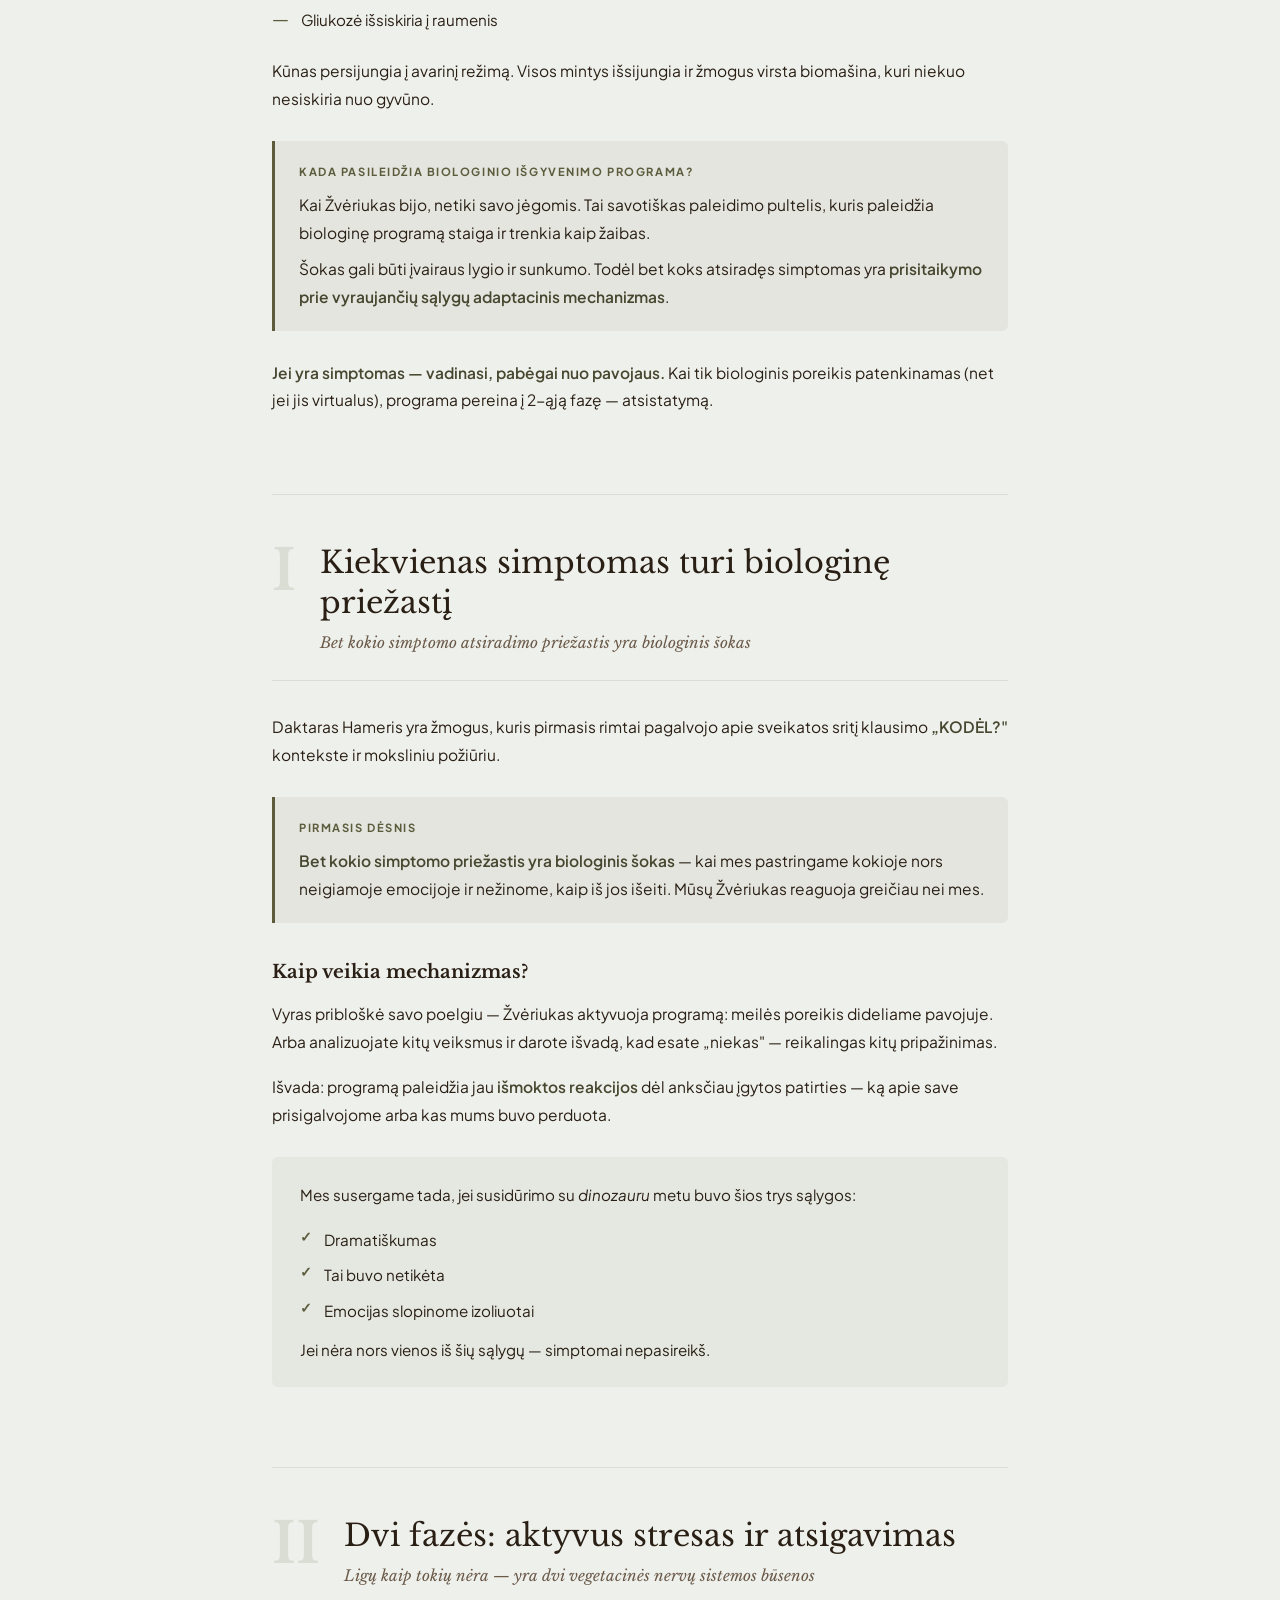
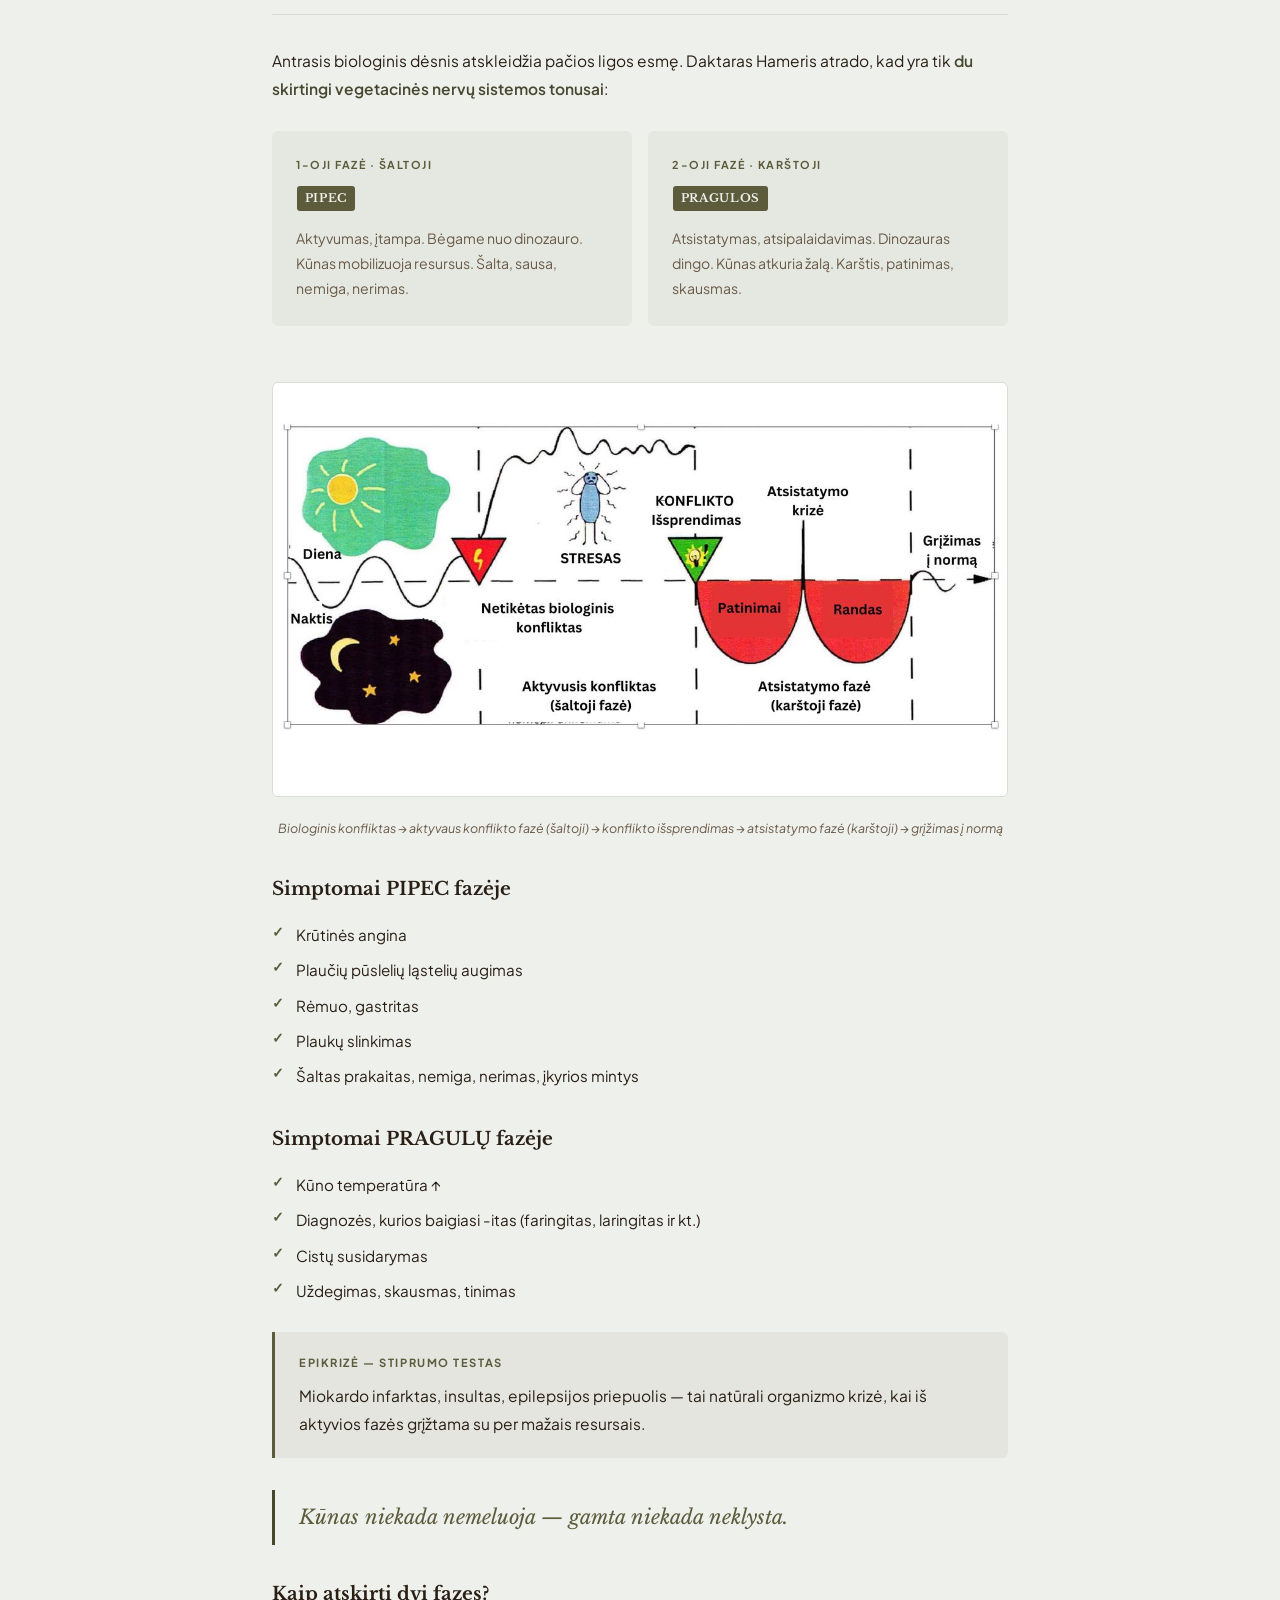
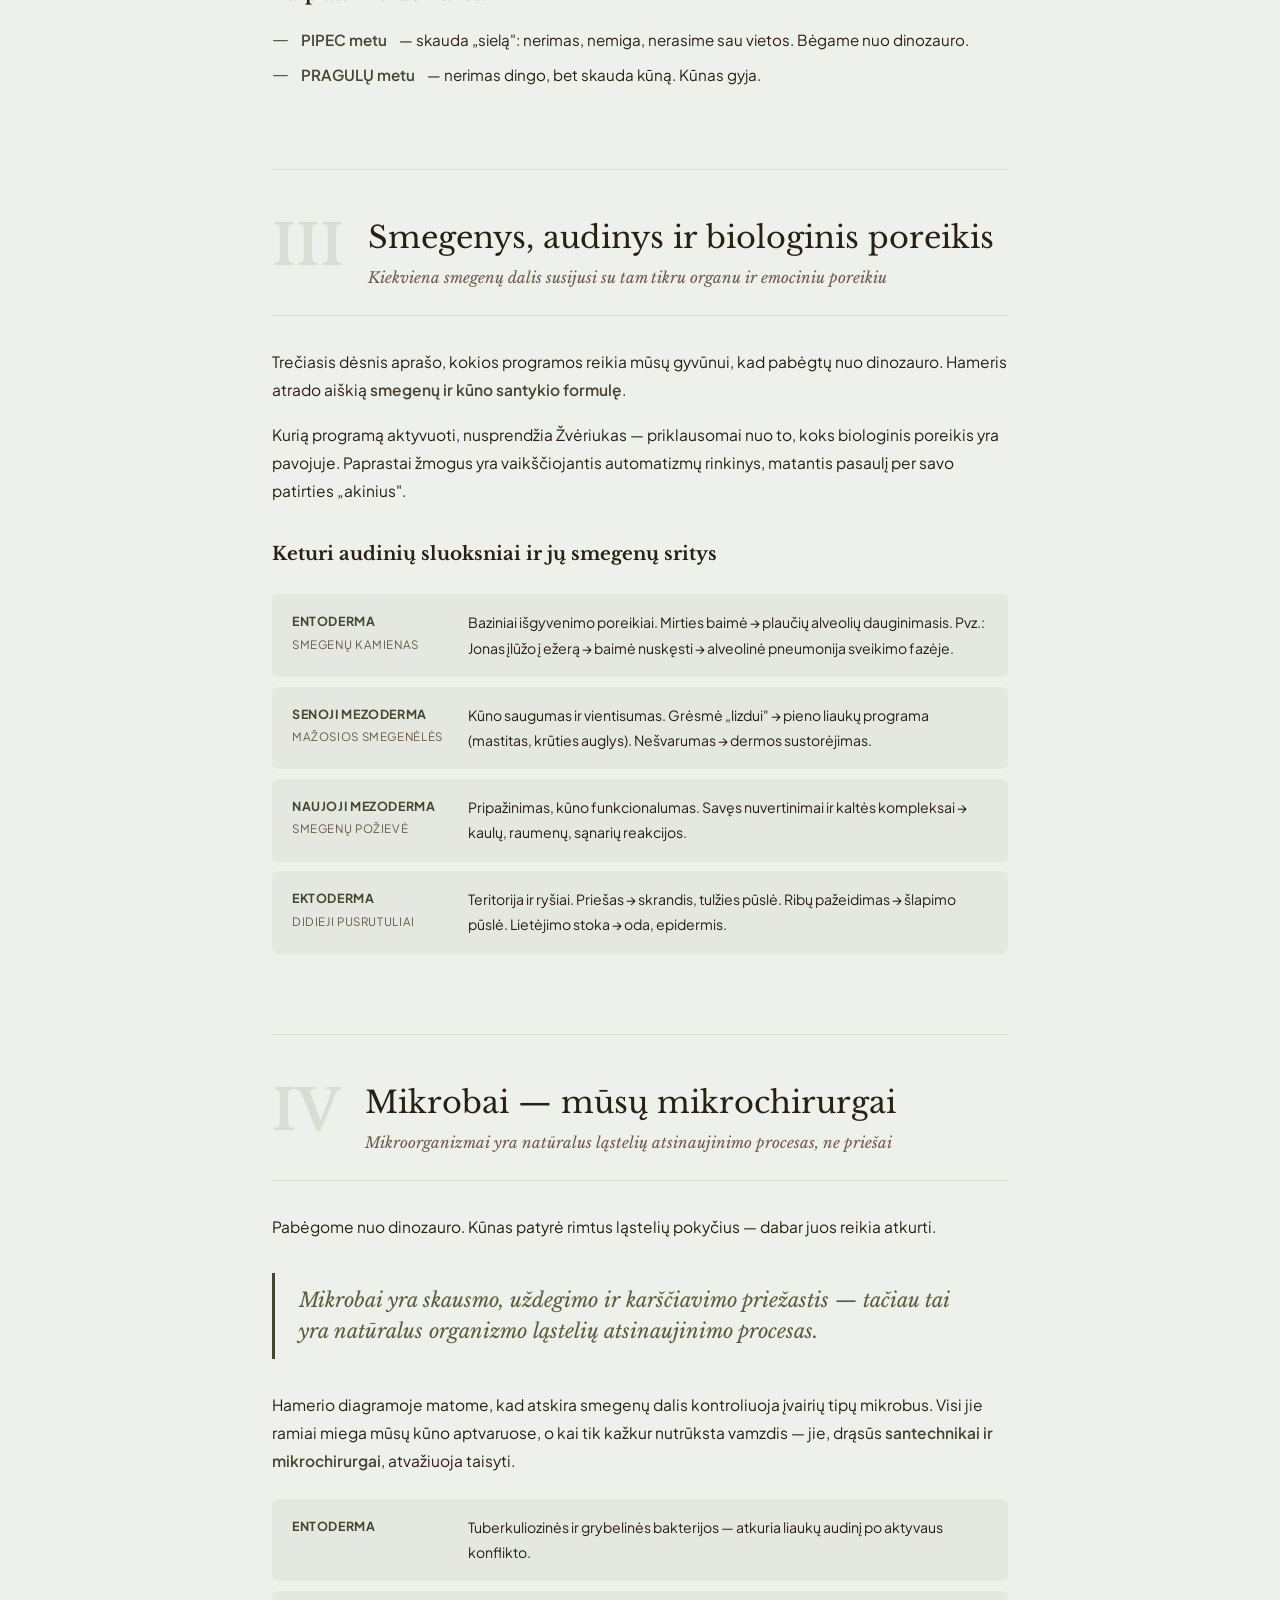
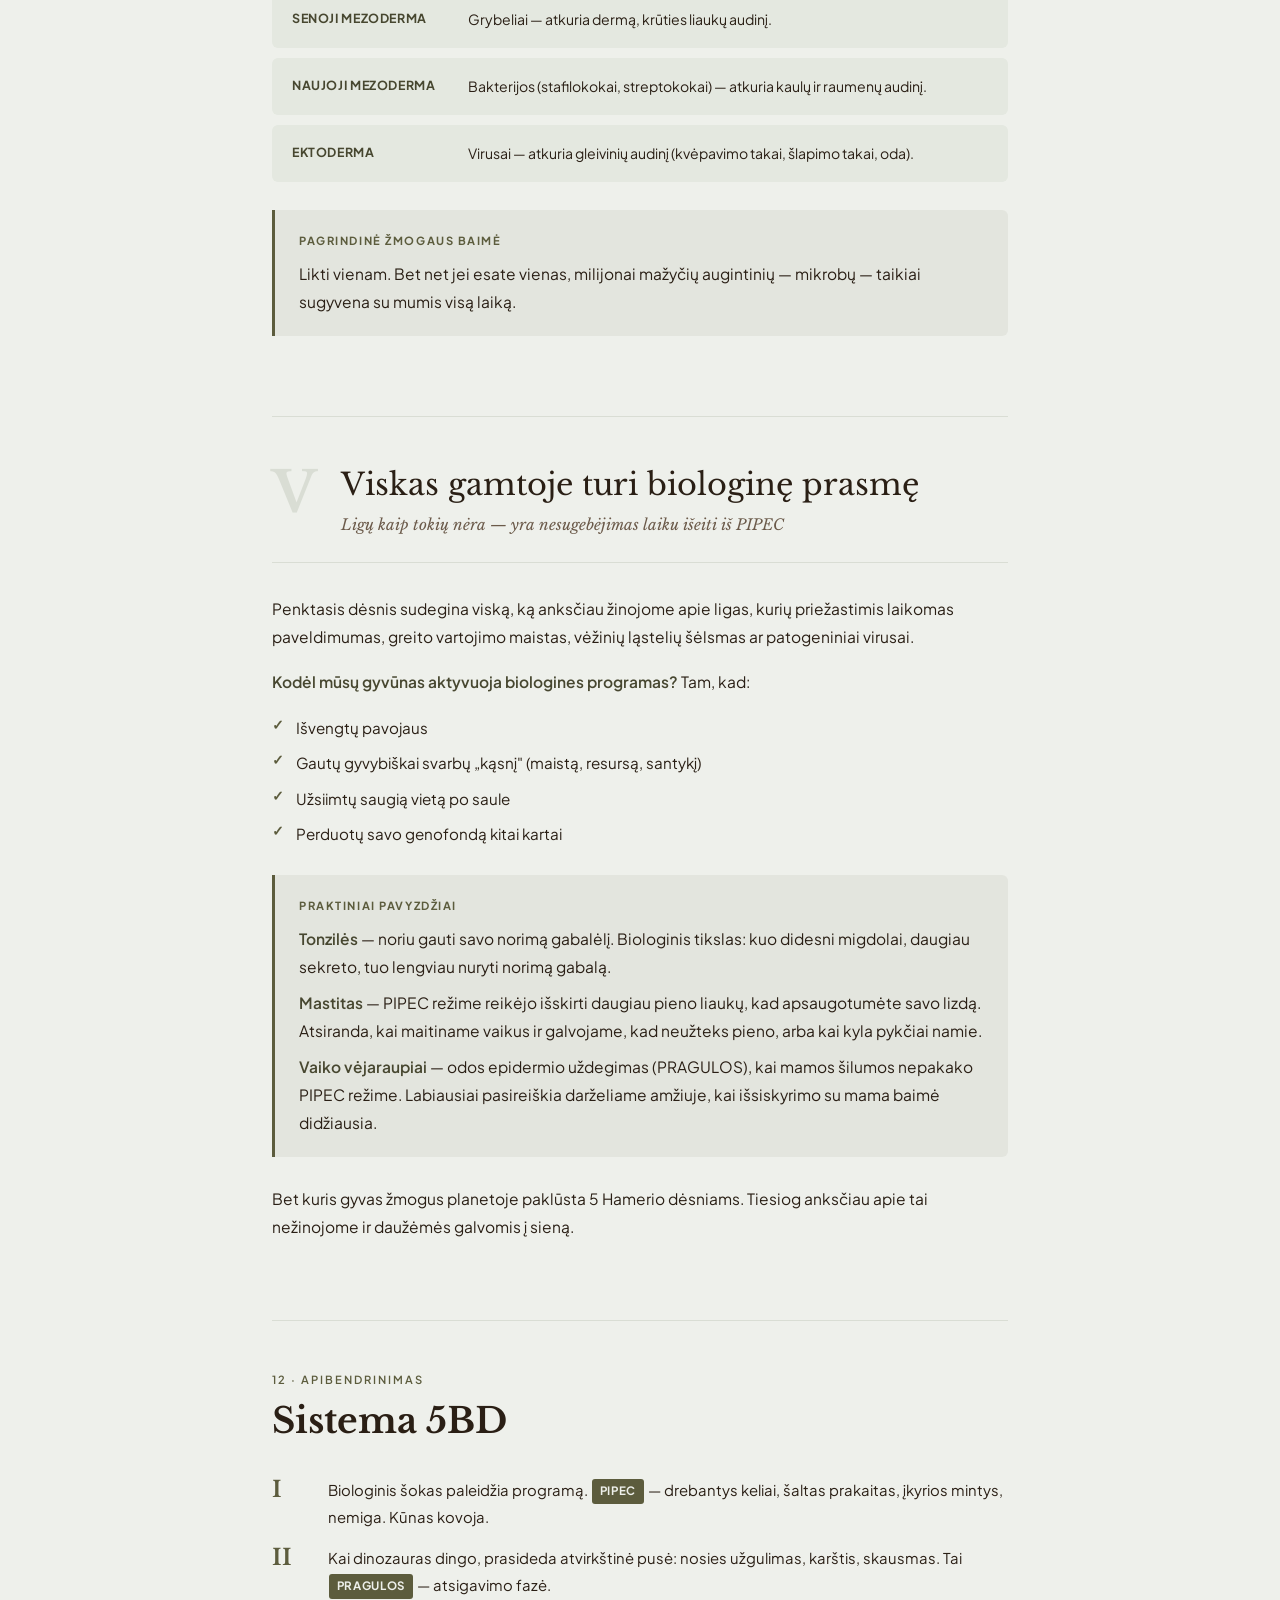
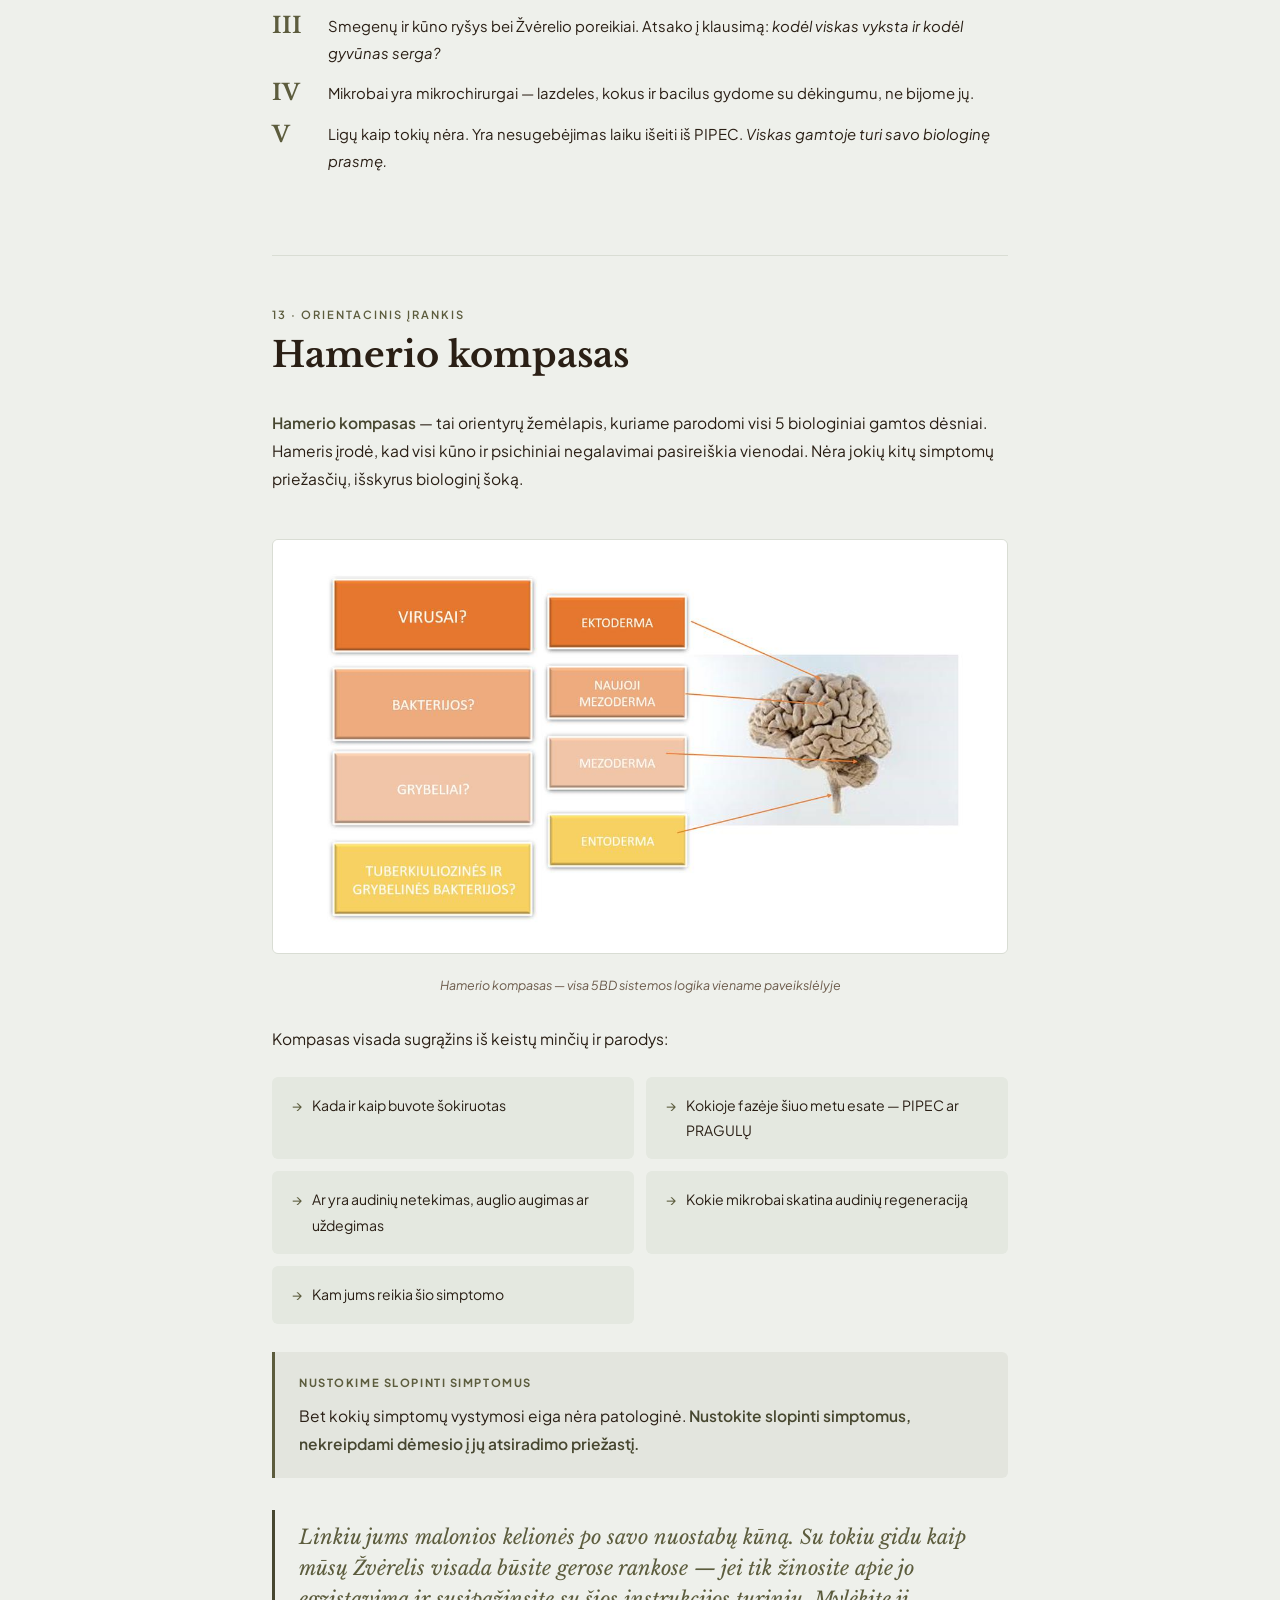
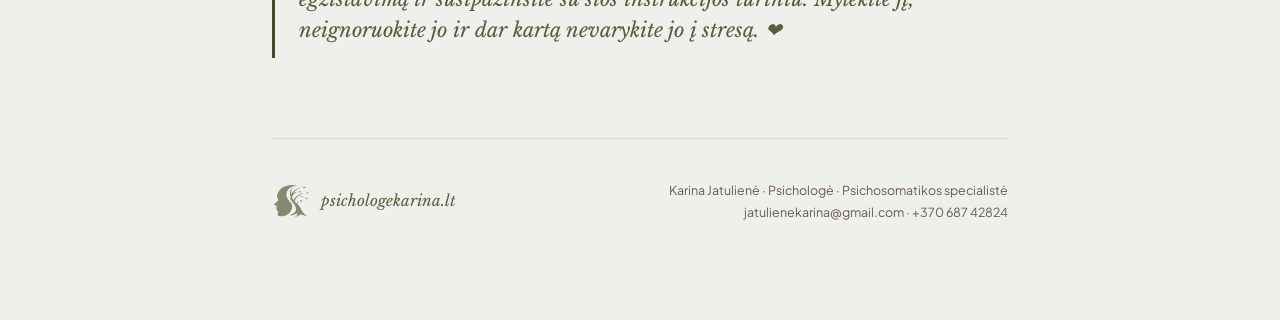
<file: gidas.html>
<!DOCTYPE html>
<html lang="lt">
<head>
  <meta charset="UTF-8">
  <meta name="viewport" content="width=device-width, initial-scale=1.0">
  <title>Žvėriukas: naudojimo instrukcija — Psichosomatikos gidas</title>
  <link rel="preconnect" href="https://fonts.googleapis.com">
  <link rel="preconnect" href="https://fonts.gstatic.com" crossorigin>
  <link href="https://fonts.googleapis.com/css2?family=Libre+Baskerville:ital,wght@0,400;0,700;1,400&family=Plus+Jakarta+Sans:wght@300;400;500;600;700&display=swap" rel="stylesheet">
  <style>
    *, *::before, *::after { box-sizing: border-box; margin: 0; padding: 0; }
    :root {
      --bg: #eef0eb; --bg-2: #e4e8e0; --bg-3: #d9ddd4;
      --text: #2a1f15; --text-muted: #6b5a4a;
      --accent: #5c5c3d; --accent-dark: #474730;
      --white: #ffffff;
      --serif: "Libre Baskerville", Georgia, serif;
      --sans: "Plus Jakarta Sans", system-ui, sans-serif;
      --max-w: 800px; --radius: 6px;
    }
    html { scroll-behavior: smooth; }
    body { background: var(--bg); color: var(--text); font-family: var(--sans); font-size: 16px; line-height: 1.8; }

    /* LAYOUT */
    .page-wrap { max-width: var(--max-w); margin: 0 auto; padding: 0 2rem 6rem; }

    /* COVER */
    .cover {
      min-height: 100vh; display: grid;
      grid-template-columns: 1fr 340px;
      gap: 3rem; align-items: center;
      padding: 5rem 2rem 4rem;
      max-width: var(--max-w); margin: 0 auto;
      border-bottom: 1px solid var(--bg-3);
    }
    .cover-left { display: flex; flex-direction: column; }
    .cover-logo { height: 48px; width: auto; margin-bottom: 2.5rem; opacity: 0.85; }
    .cover-label { font-size: 0.7rem; font-weight: 600; letter-spacing: 0.18em; text-transform: uppercase; color: var(--accent); margin-bottom: 1.2rem; }
    .cover-title { font-family: var(--serif); font-size: clamp(2.2rem, 5vw, 3.4rem); line-height: 1.15; color: var(--text); margin-bottom: 1.2rem; }
    .cover-subtitle { font-family: var(--serif); font-style: italic; font-size: 1rem; color: var(--text-muted); margin-bottom: 2.5rem; max-width: 420px; line-height: 1.6; }
    .cover-author { display: flex; align-items: center; gap: 1rem; margin-top: auto; }
    .cover-author-dot { width: 32px; height: 2px; background: var(--accent); flex-shrink: 0; }
    .cover-author-name { font-size: 0.85rem; font-weight: 600; color: var(--accent); }
    .cover-author-title { font-size: 0.78rem; color: var(--text-muted); }
    .cover-right { display: flex; flex-direction: column; align-items: center; gap: 1.5rem; }
    .cover-photo { width: 220px; height: 220px; object-fit: cover; object-position: top; border-radius: 50%; border: 3px solid var(--bg-3); }
    .cover-illus { width: 100%; max-width: 280px; border-radius: var(--radius); opacity: 0.92; }

    /* TOC */
    .toc { background: var(--bg-2); border-radius: var(--radius); padding: 2.5rem; margin: 4rem 0; }
    .toc-label { font-size: 0.7rem; font-weight: 600; letter-spacing: 0.18em; text-transform: uppercase; color: var(--accent); margin-bottom: 1.5rem; }
    .toc-list { list-style: none; display: grid; gap: 0.4rem; }
    .toc-list a { display: flex; align-items: baseline; gap: 0.75rem; color: var(--text); text-decoration: none; font-size: 0.92rem; transition: color 0.2s; }
    .toc-list a:hover { color: var(--accent); }
    .toc-num { font-family: var(--serif); font-style: italic; font-size: 0.8rem; color: var(--text-muted); flex-shrink: 0; width: 1.8rem; }

    /* CHAPTER */
    .chapter { margin-top: 5rem; padding-top: 3rem; border-top: 1px solid var(--bg-3); }
    .chapter-num { font-size: 0.7rem; font-weight: 600; letter-spacing: 0.18em; text-transform: uppercase; color: var(--accent); margin-bottom: 0.6rem; }
    .chapter-title { font-family: var(--serif); font-size: clamp(1.6rem, 3.5vw, 2.2rem); line-height: 1.25; color: var(--text); margin-bottom: 2rem; }

    /* LAW HEADER */
    .law-header { display: flex; align-items: flex-start; gap: 1.5rem; margin-bottom: 2rem; padding-bottom: 1.5rem; border-bottom: 1px solid var(--bg-3); }
    .law-number { font-family: var(--serif); font-size: 3.5rem; line-height: 1; color: var(--bg-3); font-weight: 700; flex-shrink: 0; }
    .law-title { font-family: var(--serif); font-size: clamp(1.4rem, 3vw, 1.9rem); color: var(--text); line-height: 1.3; }
    .law-tagline { font-family: var(--serif); font-style: italic; font-size: 0.95rem; color: var(--text-muted); margin-top: 0.4rem; }

    /* TYPOGRAPHY */
    p { margin-bottom: 1.1rem; color: var(--text); font-size: 0.97rem; }
    p:last-child { margin-bottom: 0; }
    strong { color: var(--accent-dark); font-weight: 600; }
    h3 { font-family: var(--serif); font-size: 1.15rem; color: var(--text); margin: 2rem 0 0.75rem; }

    /* HIGHLIGHT */
    .highlight { background: rgba(92,92,61,0.07); border-left: 3px solid var(--accent); padding: 1.25rem 1.5rem; margin: 1.75rem 0; border-radius: 0 var(--radius) var(--radius) 0; }
    .highlight p { margin-bottom: 0.5rem; }
    .highlight p:last-child { margin-bottom: 0; }
    .highlight-title { font-size: 0.7rem; font-weight: 700; letter-spacing: 0.14em; text-transform: uppercase; color: var(--accent); margin-bottom: 0.6rem; }

    /* DEF BOX */
    .def-box { background: var(--bg-2); border-radius: var(--radius); padding: 1.5rem 1.75rem; margin: 1.75rem 0; }
    .def-box p { font-size: 0.95rem; }

    /* PULLQUOTE */
    .pullquote { font-family: var(--serif); font-style: italic; font-size: clamp(1.05rem, 2.2vw, 1.25rem); color: var(--accent); border-left: 3px solid var(--accent-dark); padding: 0.75rem 1.5rem; margin: 2rem 0; line-height: 1.55; }

    /* TERM */
    .term { display: inline-block; background: var(--accent); color: var(--bg); font-size: 0.72rem; font-weight: 700; letter-spacing: 0.06em; padding: 0.2em 0.65em; border-radius: 3px; vertical-align: middle; margin: 0 0.1em; }

    /* LISTS */
    .list { list-style: none; margin: 1rem 0 1.5rem; display: flex; flex-direction: column; gap: 0.5rem; }
    .list li { display: flex; align-items: flex-start; gap: 0.75rem; font-size: 0.95rem; color: var(--text); }
    .list li::before { content: "—"; color: var(--accent); font-family: var(--serif); flex-shrink: 0; }
    .list-check li::before { content: "✓"; font-size: 0.85rem; font-weight: 700; }

    /* PHASES */
    .phases-grid { display: grid; grid-template-columns: 1fr 1fr; gap: 1rem; margin: 1.75rem 0; }
    .phase-card { background: var(--bg-2); border-radius: var(--radius); padding: 1.5rem; }
    .phase-card-label { font-size: 0.68rem; font-weight: 700; letter-spacing: 0.14em; text-transform: uppercase; color: var(--accent); margin-bottom: 0.5rem; }
    .phase-card-name { font-family: var(--serif); font-size: 1.1rem; color: var(--text); margin-bottom: 0.75rem; }
    .phase-card p { font-size: 0.88rem; color: var(--text-muted); margin-bottom: 0; }

    /* MYTH CARD */
    .myth-card { border: 1px solid var(--bg-3); border-radius: var(--radius); padding: 1.5rem; margin: 1rem 0; }
    .myth-label { font-size: 0.7rem; font-weight: 700; letter-spacing: 0.12em; text-transform: uppercase; color: var(--text-muted); margin-bottom: 0.5rem; }
    .myth-title { font-family: var(--serif); font-size: 1rem; color: var(--text); margin-bottom: 0.75rem; font-style: italic; }
    .myth-card p { font-size: 0.92rem; }

    /* LAYERS */
    .layers-grid { display: grid; gap: 0.6rem; margin: 1.5rem 0; }
    .layer-row { display: grid; grid-template-columns: 160px 1fr; gap: 1rem; background: var(--bg-2); border-radius: var(--radius); padding: 1rem 1.25rem; align-items: start; }
    .layer-name { font-size: 0.78rem; font-weight: 700; letter-spacing: 0.05em; text-transform: uppercase; color: var(--accent-dark); }
    .layer-desc { font-size: 0.88rem; color: var(--text); }

    /* SUMMARY */
    .summary-grid { display: grid; gap: 0.75rem; margin: 1.5rem 0; }
    .summary-item { display: grid; grid-template-columns: 2.5rem 1fr; gap: 1rem; align-items: start; }
    .summary-num { font-family: var(--serif); font-size: 1.4rem; color: var(--accent); font-weight: 700; line-height: 1.3; }
    .summary-text { font-size: 0.93rem; color: var(--text); padding-top: 0.1rem; }

    /* COMPASS */
    .compass-grid { display: grid; grid-template-columns: 1fr 1fr; gap: 0.75rem; margin: 1.5rem 0; }
    .compass-item { background: var(--bg-2); border-radius: var(--radius); padding: 1rem 1.25rem; font-size: 0.88rem; color: var(--text); display: flex; align-items: flex-start; gap: 0.6rem; }
    .compass-item::before { content: "→"; color: var(--accent); font-size: 0.9rem; flex-shrink: 0; }

    /* DIAGRAM IMAGE */
    .diagram { width: 100%; border-radius: var(--radius); margin: 1.75rem 0; border: 1px solid var(--bg-3); }
    .diagram-caption { font-size: 0.78rem; color: var(--text-muted); text-align: center; margin-top: -1rem; margin-bottom: 1.75rem; font-style: italic; }

    /* HAMER PHOTO */
    .person-block { display: flex; align-items: flex-start; gap: 1.5rem; margin: 1.75rem 0; }
    .person-photo { width: 120px; height: 120px; object-fit: cover; border-radius: 50%; flex-shrink: 0; border: 2px solid var(--bg-3); }
    .person-text p { font-size: 0.93rem; }

    /* FOOTER */
    .doc-footer { margin-top: 5rem; padding-top: 2.5rem; border-top: 1px solid var(--bg-3); display: flex; align-items: center; justify-content: space-between; flex-wrap: wrap; gap: 1rem; }
    .doc-footer-brand { display: flex; align-items: center; gap: 0.75rem; }
    .doc-footer-logo { height: 36px; width: auto; opacity: 0.7; }
    .doc-footer-site { font-family: var(--serif); font-style: italic; color: var(--accent); font-size: 0.95rem; }
    .doc-footer-meta { font-size: 0.78rem; color: var(--text-muted); text-align: right; }

    /* DOWNLOAD BUTTON */
    .dl-btn {
      position: fixed; bottom: 2rem; right: 2rem; z-index: 999;
      display: flex; align-items: center; gap: 0.6rem;
      background: var(--accent); color: var(--bg);
      font-family: var(--sans); font-size: 0.78rem; font-weight: 600;
      letter-spacing: 0.08em; text-transform: uppercase;
      padding: 0.75rem 1.4rem; border-radius: 50px;
      text-decoration: none; box-shadow: 0 4px 16px rgba(71,71,48,0.25);
      transition: background 0.2s, transform 0.15s;
    }
    .dl-btn:hover { background: var(--accent-dark); transform: translateY(-2px); }
    .dl-btn svg { width: 15px; height: 15px; fill: currentColor; flex-shrink: 0; }

    /* PRINT */
    @media print {
      body { background: white; font-size: 11pt; }
      .cover { min-height: auto; page-break-after: always; grid-template-columns: 1fr 200px; }
      .toc { page-break-after: always; }
      a { color: inherit; text-decoration: none; }
      .dl-btn { display: none; }
    }

    /* RESPONSIVE */
    @media (max-width: 660px) {
      .cover { grid-template-columns: 1fr; }
      .cover-right { display: none; }
      .phases-grid, .compass-grid { grid-template-columns: 1fr; }
      .layer-row { grid-template-columns: 1fr; gap: 0.2rem; }
    }
    /* TOP NAV */
    .top-nav { position: sticky; top: 0; z-index: 100; background: var(--bg); border-bottom: 1px solid var(--bg-3); padding: 0.85rem 2rem; display: flex; align-items: center; justify-content: space-between; max-width: 100%; }
    .top-nav-back { display: flex; align-items: center; gap: 0.5rem; color: var(--text-muted); font-size: 0.85rem; text-decoration: none; font-family: var(--sans); transition: color 0.2s; }
    .top-nav-back:hover { color: var(--accent); }
    .top-nav-back svg { width: 14px; height: 14px; flex-shrink: 0; }
    .top-nav-dl { display: flex; align-items: center; gap: 0.5rem; background: var(--accent); color: var(--bg); border: none; border-radius: 4px; padding: 0.45rem 1rem; font-size: 0.82rem; font-family: var(--sans); font-weight: 600; text-decoration: none; cursor: pointer; transition: background 0.2s; }
    .top-nav-dl:hover { background: var(--accent-dark); }
    .top-nav-dl svg { width: 14px; height: 14px; fill: currentColor; }
  </style>
</head>
<body>

<nav class="top-nav">
  <a class="top-nav-back" href="/">
    <svg viewBox="0 0 24 24" fill="none" stroke="currentColor" stroke-width="2"><path d="M19 12H5M12 5l-7 7 7 7"/></svg>
    Grįžti į svetainę
  </a>
  <a class="top-nav-dl" href="assets/psichosomatika-gidas-v2.pdf" download="Psichosomatika-gidas.pdf">
    <svg viewBox="0 0 24 24"><path d="M12 16l-5-5 1.4-1.4 2.6 2.6V4h2v8.2l2.6-2.6L17 11l-5 5zm-6 2h12v2H6v-2z"/></svg>
    Atsisiųsti PDF
  </a>
</nav>

<a class="dl-btn" href="assets/psichosomatika-gidas-v2.pdf" download="Psichosomatika-gidas.pdf">
  <svg viewBox="0 0 24 24"><path d="M12 16l-5-5 1.4-1.4 2.6 2.6V4h2v8.2l2.6-2.6L17 11l-5 5zm-6 2h12v2H6v-2z"/></svg>
  Atsisiųsti PDF
</a>

<!-- VIRŠELIS -->
<div class="cover">
  <div class="cover-left">
        <div class="cover-label">Psichosomatikos gidas</div>
    <h1 class="cover-title">Žvėriukas:<br>naudojimo instrukcija</h1>
    <p class="cover-subtitle">Suprantamas vadovas apie tai, kaip kūnas reaguoja į emocijas — remiantis dr. Ryke Geerd Hamerio 5 biologiniais gamtos dėsniais</p>
    <div class="cover-author">
      <div class="cover-author-dot"></div>
      <div>
        <div class="cover-author-name">Karina Jatulienė</div>
        <div class="cover-author-title">Psichologė · Psichosomatikos specialistė</div>
      </div>
    </div>
  </div>
  <div class="cover-right">
    <img class="cover-photo" src="assets/karina-face.png" alt="Karina Jatulienė">
    
  </div>
</div>

<div class="page-wrap">

  <!-- TURINYS -->
  <nav class="toc" id="turinys">
    <div class="toc-label">Turinys</div>
    <ol class="toc-list">
      <li><a href="#ivadas"><span class="toc-num">01</span> Pratarmė</a></li>
      <li><a href="#hameris"><span class="toc-num">02</span> Apie dr. Hamerį</a></li>
      <li><a href="#mitai"><span class="toc-num">03</span> Mitų paneigimai</a></li>
      <li><a href="#gyvunai"><span class="toc-num">04</span> Mes — gyvūnai?</a></li>
      <li><a href="#zveriukas"><span class="toc-num">05</span> Kas yra Žvėriukas?</a></li>
      <li><a href="#sokas"><span class="toc-num">06</span> Biologinis šokas</a></li>
      <li><a href="#desnis1"><span class="toc-num">07</span> I biologinis dėsnis — Kiekvienas simptomas turi priežastį</a></li>
      <li><a href="#desnis2"><span class="toc-num">08</span> II biologinis dėsnis — Dvi fazės</a></li>
      <li><a href="#desnis3"><span class="toc-num">09</span> III biologinis dėsnis — Smegenys ir kūnas</a></li>
      <li><a href="#desnis4"><span class="toc-num">10</span> IV biologinis dėsnis — Mikrobai kaip pagalbininkai</a></li>
      <li><a href="#desnis5"><span class="toc-num">11</span> V biologinis dėsnis — Biologinė prasmė</a></li>
      <li><a href="#sistema"><span class="toc-num">12</span> Sistema 5BD — Apibendrinimas</a></li>
      <li><a href="#kompasas"><span class="toc-num">13</span> Hamerio kompasas</a></li>
    </ol>
  </nav>


  <!-- 01 PRATARMĖ -->
  <section class="chapter" id="ivadas">
    <div class="chapter-num">01 · Pratarmė</div>
    <h2 class="chapter-title">Kodėl šis gidas?</h2>
    <p>Dar pačioje pradžioje, kelyje į psichosomatiką, vienuose mokymuose man atvėrė Hamerio 5 biologinių gamtos dėsnių sistemą — <strong>5BD</strong>. Tuomet ir prasidėjo mano kelias į gilesnę psichologiją, diplomines psichologijos studijas.</p>
    <p><strong>Psichosomatika</strong> — tai šiuolaikinis supratimas, kuriame suformuluotas žmogaus psichikos, pasaulėžiūros, vertybių, įsitikinimų santykis, taip pat išgyventa patirtis su įvairiomis kūno reakcijomis ir ligų psichosomatiniais komponentais.</p>
    <div class="pullquote">„Turiu autoimuninį tiroiditą ir visą krūvą kitų ligų. Šešis mėnesius praleidau bendraudama su savo vidiniu vaiku... Aš jau išbandžiau viską, bet rezultato nėra!"</div>
    <p>Kodėl? Blogi specialistai? Ne. Tiesiog ne visi žino 5BD.</p>
    <div class="highlight">
      <div class="highlight-title">Esmė</div>
      <p>Einame pas gydytoją, kad išrašytų receptą. Bet nei gydytojas, nei vaistininkas, nei psichologas nieko nežino apie tave ir tavo gyvenimą. <strong>Niekas, išskyrus tave, neišrinks griuvėsių iš tavo galvos.</strong></p>
      <p>Anksčiau ar vėliau turėsime susidurti su savo dvasiniu skausmu, nuo kurio bėgame kiekvieną dieną. Klausti ir laukti — reiškia perduoti atsakomybę už savo gyvenimą kitiems.</p>
    </div>
    <p>Čia ir esmė, kad <strong>nereikia visko išbandyti</strong>. Mes visada ieškome „čia ir dabar" istorijos — jei turime naują simptomą, netyrinėjame vaikystės ir praėjusių gyvenimų. Reikia tik išsiaiškinti savo reakcijas. Tai tavo kūnas — brangiausias.</p>
  </section>


  <!-- 02 HAMERIS -->
  <section class="chapter" id="hameris">
    <div class="chapter-num">02 · Kilmė</div>
    <h2 class="chapter-title">Apie dr. Ryke Geerd Hamerį</h2>
    <div class="person-block">
      <img class="person-photo" src="assets/gidas-imgs/image2.jpeg" alt="Dr. Ryke Geerd Hameris">
      <div class="person-text">
        <p>Gydytojas, tyrinėtojas, penkių vaikų tėvas. Sulaukus 42 metų atsitiko įvykis, kardinaliai pakeitęs jo gyvenimą — jo 18-metis sūnus Dirkas mirė ligoninėje po sunkios traumos. Dėl emocinių išgyvenimų gydytojui buvo diagnozuotas sėklidžių auglys.</p>
        <p>Daktaras Hameris pradėjo klausti: <em>kodėl aš? kodėl vėžys? kodėl būtent tas organas?</em> Ir rado atsakymus, kurie pakeitė jo — ir tūkstančių žmonių — supratimą apie ligas.</p>
      </div>
    </div>
    <p>Jis nustatė, kad kiekvienas jo pacientas, kuriam diagnozuotas sėklidžių ar kiaušidžių vėžys, patyrė skaudžią artimųjų netektį. Ir suformulavo pirmąjį biologinį dėsnį:</p>
    <div class="pullquote">„Bet kuris simptomas atsiranda dėl biologinio šoko."</div>
    <p>Laikui bėgant jis neteko licencijos, tėvynės, laisvės ir žmonos — tačiau nepasidavė ir atskleidė visus 5 biologinius gamtos dėsnius. 2017 m. liepą gydytojas mirė būdamas 82 metų, palikdamas turtingiausią visų laikų palikimą.</p>
  </section>


  <!-- 03 MITAI -->
  <section class="chapter" id="mitai">
    <div class="chapter-num">03 · Dažni klausimai</div>
    <h2 class="chapter-title">Mitų apie Hamerį paneigimai</h2>
    <div class="myth-card">
      <div class="myth-label">Mitas 1</div>
      <div class="myth-title">„Hameris reklamavo savo gydymo metodą — Naująją vokiečių mediciną."</div>
      <p>Tai, ką jis kažkada vadino GNM, nėra gydymo metodas. Izaokas Niutonas atrado gravitacijos jėgą, bet neteigė, kad obuoliai krinta „pagal jo metodą". Taip pat su 5BD — Hameris atrado gyvų organizmų dėsningumus ir juos sudėjo į sistemą.</p>
    </div>
    <div class="myth-card">
      <div class="myth-label">Mitas 2</div>
      <div class="myth-title">„Hameris buvo antisemitas."</div>
      <p>Izraelyje kai kurie šviesuoliai priėmė 5BD sistemą, nenurodydami jos kūrėjo. Gydytojas dėl to įsižeidė. Jei būtumėte persekiojami 40 metų, 4 kartus įkalinti ir išvaryti iš tėvynės — ir jums išsivystytų paranoja.</p>
    </div>
    <div class="myth-card">
      <div class="myth-label">Mitas 3</div>
      <div class="myth-title">„Hameris kalėjo, nes jo pacientai mirė."</div>
      <p>Pas jį kreipdavosi žmonės, kuriems šiuolaikinė medicina nesėkmingai taikė ilgalaikę chemoterapiją. Hameris išsiaiškino, kad auglio augimas nėra piktybinio pobūdžio — kūnas bando rasti išeitį. Tačiau jis neišrado nemirtingumo eliksyro.</p>
    </div>
  </section>


  <!-- 04 MES GYVŪNAI -->
  <section class="chapter" id="gyvunai">
    <div class="chapter-num">04 · Pagrindas</div>
    <h2 class="chapter-title">Mes — gyvūnai?</h2>
    <p>Dažnai žmonės, patekę į konfliktinę situaciją, viduje jaučia, kad kažką reikia skubiai keisti. Tačiau jie elgiasi taip, kaip buvo įskiepyta vaikystėje, arba vadovaudamiesi principu „kad kas nors nenutiktų".</p>
    <p>Gyvūnai gamtoje veikia vadovaudamiesi instinktais. Stirna, neradusi maisto, toliau jo ieško — nes svarbiausias biologinis poreikis yra <strong>išgyventi</strong>. Bet niekur nesutiksi stirnos, kuri ima galvoti, ar kaimynai nepasmerks jos sprendimo.</p>
    <div class="highlight">
      <p>Esame tokie pat biologiniai padarai kaip gyvūnai, mus supantį pasaulį suvokiantys instinktyviu lygmeniu. Pavyzdžiui: asmenines ribas kūne nurodo <em>šlapimo pūslė</em>. Maisto ar lėšų trūkumas gali išprovokuoti biologinį kepenų programos aktyvavimą. Šiandieniniame pasaulyje tiesioginis pavojus mirti iš bado negresia — bet norint prikimšti šaldytuvą, mums reikia pinigų.</p>
    </div>
  </section>


  <!-- 05 ŽVĖRIUKAS -->
  <section class="chapter" id="zveriukas">
    <div class="chapter-num">05 · Pagrindinė sąvoka</div>
    <h2 class="chapter-title">Kas yra Žvėriukas?</h2>
    <p><strong>Žvėriukas</strong> — tai pateikimo būdas apie 5BD. Tikslas yra atitraukti nuo klaidingų interpretacijų ir vadinti daiktus savais vardais. Ne siela, energija ir subtilus planas — o žvėriukas. Kol tu gyvas, jis su tavimi.</p>
    <div class="def-box">
      <p>Iš esmės Žvėriukas yra mūsų <strong>autonominė nervų sistema</strong>, atsakinga už:</p>
      <ul class="list" style="margin-top:0.75rem;margin-bottom:0">
        <li>Širdies ritmą ir pulsą</li>
        <li>Plaučių, kepenų ir inkstų darbą</li>
        <li>Kraujotakos sistemą</li>
        <li>Virškinamojo trakto funkciją</li>
      </ul>
    </div>
    <p>Bet kokia liga ar įvykis atveda kūną į pusiausvyrą, nes simptomai padeda adaptuotis, kai psichika nespėja arba neturi patirties.</p>
    <div class="highlight">
      <div class="highlight-title">Svarbu žinoti</div>
      <p>Yra rimtas pavojus gyventi ir niekada nežinoti apie žvėriuko egzistavimą — ir toliau kovoti su vėjo malūnais: artimaisiais, onkologija, antsvoriu, neteisybe, spuogais ir savo emocijomis. <strong>Kovodami su jais, mes kovojame su savimi.</strong></p>
    </div>
  </section>


  <!-- 06 BIOLOGINIS ŠOKAS -->
  <section class="chapter" id="sokas">
    <div class="chapter-num">06 · Pagrindai</div>
    <h2 class="chapter-title">Biologinis šokas</h2>
    <img class="diagram" src="assets/gidas-imgs/biologinis-sokas.svg" alt="Biologinis šokas">
    <div class="diagram-caption">Biologinis šokas — kūnas aktyvuoja išgyvenimo programą kai pajaučia pavojų</div>
    <p>Tai atsitinka tada, kai didžiulė katė nori tave suėsti, o tu tuo metu esi maža pelytė. Bėgdamas tavo kūnas sutelkia visas jėgas:</p>
    <ul class="list">
      <li>Plaučių alveolės dauginasi</li>
      <li>Bronchai ir vyzdžiai išsiplečia</li>
      <li>Padidėja pulsas</li>
      <li>Gliukozė išsiskiria į raumenis</li>
    </ul>
    <p>Kūnas persijungia į avarinį režimą. Visos mintys išsijungia ir žmogus virsta biomašina, kuri niekuo nesiskiria nuo gyvūno.</p>
    <div class="highlight">
      <div class="highlight-title">Kada pasileidžia biologinio išgyvenimo programa?</div>
      <p>Kai Žvėriukas bijo, netiki savo jėgomis. Tai savotiškas paleidimo pultelis, kuris paleidžia biologinę programą staiga ir trenkia kaip žaibas.</p>
      <p>Šokas gali būti įvairaus lygio ir sunkumo. Todėl bet koks atsiradęs simptomas yra <strong>prisitaikymo prie vyraujančių sąlygų adaptacinis mechanizmas</strong>.</p>
    </div>
    <p><strong>Jei yra simptomas — vadinasi, pabėgai nuo pavojaus.</strong> Kai tik biologinis poreikis patenkinamas (net jei jis virtualus), programa pereina į 2-ąją fazę — atsistatymą.</p>
  </section>


  <!-- 07 I DĖSNIS -->
  <section class="chapter" id="desnis1">
    <div class="law-header">
      <div class="law-number">I</div>
      <div>
        <div class="law-title">Kiekvienas simptomas turi biologinę priežastį</div>
        <div class="law-tagline">Bet kokio simptomo atsiradimo priežastis yra biologinis šokas</div>
      </div>
    </div>
    <p>Daktaras Hameris yra žmogus, kuris pirmasis rimtai pagalvojo apie sveikatos sritį klausimo <strong>„KODĖL?"</strong> kontekste ir moksliniu požiūriu.</p>
    <div class="highlight">
      <div class="highlight-title">Pirmasis dėsnis</div>
      <p><strong>Bet kokio simptomo priežastis yra biologinis šokas</strong> — kai mes pastringame kokioje nors neigiamoje emocijoje ir nežinome, kaip iš jos išeiti. Mūsų Žvėriukas reaguoja greičiau nei mes.</p>
    </div>
    <h3>Kaip veikia mechanizmas?</h3>
    <p>Vyras pribloškė savo poelgiu — Žvėriukas aktyvuoja programą: meilės poreikis dideliame pavojuje. Arba analizuojate kitų veiksmus ir darote išvadą, kad esate „niekas" — reikalingas kitų pripažinimas.</p>
    <p>Išvada: programą paleidžia jau <strong>išmoktos reakcijos</strong> dėl anksčiau įgytos patirties — ką apie save prisigalvojome arba kas mums buvo perduota.</p>
    <div class="def-box">
      <p>Mes susergame tada, jei susidūrimo su <em>dinozauru</em> metu buvo šios trys sąlygos:</p>
      <ul class="list list-check" style="margin-top:0.75rem;margin-bottom:0">
        <li>Dramatiškumas</li>
        <li>Tai buvo netikėta</li>
        <li>Emocijas slopinome izoliuotai</li>
      </ul>
      <p style="margin-top:0.75rem;margin-bottom:0">Jei nėra nors vienos iš šių sąlygų — simptomai nepasireikš.</p>
    </div>
  </section>


  <!-- 08 II DĖSNIS -->
  <section class="chapter" id="desnis2">
    <div class="law-header">
      <div class="law-number">II</div>
      <div>
        <div class="law-title">Dvi fazės: aktyvus stresas ir atsigavimas</div>
        <div class="law-tagline">Ligų kaip tokių nėra — yra dvi vegetacinės nervų sistemos būsenos</div>
      </div>
    </div>
    <p>Antrasis biologinis dėsnis atskleidžia pačios ligos esmę. Daktaras Hameris atrado, kad yra tik <strong>du skirtingi vegetacinės nervų sistemos tonusai</strong>:</p>
    <div class="phases-grid">
      <div class="phase-card">
        <div class="phase-card-label">1-oji fazė · šaltoji</div>
        <div class="phase-card-name"><span class="term">PIPEC</span></div>
        <p>Aktyvumas, įtampa. Bėgame nuo dinozauro. Kūnas mobilizuoja resursus. Šalta, sausa, nemiga, nerimas.</p>
      </div>
      <div class="phase-card">
        <div class="phase-card-label">2-oji fazė · karštoji</div>
        <div class="phase-card-name"><span class="term">PRAGULOS</span></div>
        <p>Atsistatymas, atsipalaidavimas. Dinozauras dingo. Kūnas atkuria žalą. Karštis, patinimas, skausmas.</p>
      </div>
    </div>
    <img class="diagram" src="assets/gidas-imgs/image4.jpeg" alt="Dvi biologinės fazės diagrama">
    <div class="diagram-caption">Biologinis konfliktas → aktyvaus konflikto fazė (šaltoji) → konflikto išsprendimas → atsistatymo fazė (karštoji) → grįžimas į normą</div>
    <h3>Simptomai PIPEC fazėje</h3>
    <ul class="list list-check">
      <li>Krūtinės angina</li>
      <li>Plaučių pūslelių ląstelių augimas</li>
      <li>Rėmuo, gastritas</li>
      <li>Plaukų slinkimas</li>
      <li>Šaltas prakaitas, nemiga, nerimas, įkyrios mintys</li>
    </ul>
    <h3>Simptomai PRAGULŲ fazėje</h3>
    <ul class="list list-check">
      <li>Kūno temperatūra ↑</li>
      <li>Diagnozės, kurios baigiasi -itas (faringitas, laringitas ir kt.)</li>
      <li>Cistų susidarymas</li>
      <li>Uždegimas, skausmas, tinimas</li>
    </ul>
    <div class="highlight">
      <div class="highlight-title">Epikrizė — stiprumo testas</div>
      <p>Miokardo infarktas, insultas, epilepsijos priepuolis — tai natūrali organizmo krizė, kai iš aktyvios fazės grįžtama su per mažais resursais.</p>
    </div>
    <div class="pullquote">Kūnas niekada nemeluoja — gamta niekada neklysta.</div>
    <h3>Kaip atskirti dvi fazes?</h3>
    <ul class="list">
      <li><strong>PIPEC metu</strong> — skauda „sielą": nerimas, nemiga, nerasime sau vietos. Bėgame nuo dinozauro.</li>
      <li><strong>PRAGULŲ metu</strong> — nerimas dingo, bet skauda kūną. Kūnas gyja.</li>
    </ul>
  </section>


  <!-- 09 III DĖSNIS -->
  <section class="chapter" id="desnis3">
    <div class="law-header">
      <div class="law-number">III</div>
      <div>
        <div class="law-title">Smegenys, audinys ir biologinis poreikis</div>
        <div class="law-tagline">Kiekviena smegenų dalis susijusi su tam tikru organu ir emociniu poreikiu</div>
      </div>
    </div>
    <p>Trečiasis dėsnis aprašo, kokios programos reikia mūsų gyvūnui, kad pabėgtų nuo dinozauro. Hameris atrado aiškią <strong>smegenų ir kūno santykio formulę</strong>.</p>
    <p>Kurią programą aktyvuoti, nusprendžia Žvėriukas — priklausomai nuo to, koks biologinis poreikis yra pavojuje. Paprastai žmogus yra vaikščiojantis automatizmų rinkinys, matantis pasaulį per savo patirties „akinius".</p>
    <h3>Keturi audinių sluoksniai ir jų smegenų sritys</h3>
    <div class="layers-grid">
      <div class="layer-row">
        <div class="layer-name">Entoderma<br><small style="font-weight:400;font-size:0.72rem;color:var(--text-muted)">Smegenų kamienas</small></div>
        <div class="layer-desc">Baziniai išgyvenimo poreikiai. Mirties baimė → plaučių alveolių dauginimasis. Pvz.: Jonas įlūžo į ežerą → baimė nuskęsti → alveolinė pneumonija sveikimo fazėje.</div>
      </div>
      <div class="layer-row">
        <div class="layer-name">Senoji mezoderma<br><small style="font-weight:400;font-size:0.72rem;color:var(--text-muted)">Mažosios smegenėlės</small></div>
        <div class="layer-desc">Kūno saugumas ir vientisumas. Grėsmė „lizdui" → pieno liaukų programa (mastitas, krūties auglys). Nešvarumas → dermos sustorėjimas.</div>
      </div>
      <div class="layer-row">
        <div class="layer-name">Naujoji mezoderma<br><small style="font-weight:400;font-size:0.72rem;color:var(--text-muted)">Smegenų požievė</small></div>
        <div class="layer-desc">Pripažinimas, kūno funkcionalumas. Savęs nuvertinimai ir kaltės kompleksai → kaulų, raumenų, sąnarių reakcijos.</div>
      </div>
      <div class="layer-row">
        <div class="layer-name">Ektoderma<br><small style="font-weight:400;font-size:0.72rem;color:var(--text-muted)">Didieji pusrutuliai</small></div>
        <div class="layer-desc">Teritorija ir ryšiai. Priešas → skrandis, tulžies pūslė. Ribų pažeidimas → šlapimo pūslė. Lietėjimo stoka → oda, epidermis.</div>
      </div>
    </div>
  </section>


  <!-- 10 IV DĖSNIS -->
  <section class="chapter" id="desnis4">
    <div class="law-header">
      <div class="law-number">IV</div>
      <div>
        <div class="law-title">Mikrobai — mūsų mikrochirurgai</div>
        <div class="law-tagline">Mikroorganizmai yra natūralus ląstelių atsinaujinimo procesas, ne priešai</div>
      </div>
    </div>
    <p>Pabėgome nuo dinozauro. Kūnas patyrė rimtus ląstelių pokyčius — dabar juos reikia atkurti.</p>
    <div class="pullquote">Mikrobai yra skausmo, uždegimo ir karščiavimo priežastis — tačiau tai yra natūralus organizmo ląstelių atsinaujinimo procesas.</div>
    <p>Hamerio diagramoje matome, kad atskira smegenų dalis kontroliuoja įvairių tipų mikrobus. Visi jie ramiai miega mūsų kūno aptvaruose, o kai tik kažkur nutrūksta vamzdis — jie, drąsūs <strong>santechnikai ir mikrochirurgai</strong>, atvažiuoja taisyti.</p>
    <div class="layers-grid">
      <div class="layer-row">
        <div class="layer-name">Entoderma</div>
        <div class="layer-desc">Tuberkuliozinės ir grybelinės bakterijos — atkuria liaukų audinį po aktyvaus konflikto.</div>
      </div>
      <div class="layer-row">
        <div class="layer-name">Senoji mezoderma</div>
        <div class="layer-desc">Grybeliai — atkuria dermą, krūties liaukų audinį.</div>
      </div>
      <div class="layer-row">
        <div class="layer-name">Naujoji mezoderma</div>
        <div class="layer-desc">Bakterijos (stafilokokai, streptokokai) — atkuria kaulų ir raumenų audinį.</div>
      </div>
      <div class="layer-row">
        <div class="layer-name">Ektoderma</div>
        <div class="layer-desc">Virusai — atkuria gleivinių audinį (kvėpavimo takai, šlapimo takai, oda).</div>
      </div>
    </div>
    <div class="highlight">
      <div class="highlight-title">Pagrindinė žmogaus baimė</div>
      <p>Likti vienam. Bet net jei esate vienas, milijonai mažyčių augintinių — mikrobų — taikiai sugyvena su mumis visą laiką.</p>
    </div>
  </section>


  <!-- 11 V DĖSNIS -->
  <section class="chapter" id="desnis5">
    <div class="law-header">
      <div class="law-number">V</div>
      <div>
        <div class="law-title">Viskas gamtoje turi biologinę prasmę</div>
        <div class="law-tagline">Ligų kaip tokių nėra — yra nesugebėjimas laiku išeiti iš PIPEC</div>
      </div>
    </div>
    <p>Penktasis dėsnis sudegina viską, ką anksčiau žinojome apie ligas, kurių priežastimis laikomas paveldimumas, greito vartojimo maistas, vėžinių ląstelių šėlsmas ar patogeniniai virusai.</p>
    <p><strong>Kodėl mūsų gyvūnas aktyvuoja biologines programas?</strong> Tam, kad:</p>
    <ul class="list list-check">
      <li>Išvengtų pavojaus</li>
      <li>Gautų gyvybiškai svarbų „kąsnį" (maistą, resursą, santykį)</li>
      <li>Užsiimtų saugią vietą po saule</li>
      <li>Perduotų savo genofondą kitai kartai</li>
    </ul>
    <div class="highlight">
      <div class="highlight-title">Praktiniai pavyzdžiai</div>
      <p><strong>Tonzilės</strong> — noriu gauti savo norimą gabalėlį. Biologinis tikslas: kuo didesni migdolai, daugiau sekreto, tuo lengviau nuryti norimą gabalą.</p>
      <p><strong>Mastitas</strong> — PIPEC režime reikėjo išskirti daugiau pieno liaukų, kad apsaugotumėte savo lizdą. Atsiranda, kai maitiname vaikus ir galvojame, kad neužteks pieno, arba kai kyla pykčiai namie.</p>
      <p><strong>Vaiko vėjaraupiai</strong> — odos epidermio uždegimas (PRAGULOS), kai mamos šilumos nepakako PIPEC režime. Labiausiai pasireiškia darželiame amžiuje, kai išsiskyrimo su mama baimė didžiausia.</p>
    </div>
    <p>Bet kuris gyvas žmogus planetoje paklūsta 5 Hamerio dėsniams. Tiesiog anksčiau apie tai nežinojome ir daužėmės galvomis į sieną.</p>
  </section>


  <!-- 12 SISTEMA 5BD -->
  <section class="chapter" id="sistema">
    <div class="chapter-num">12 · Apibendrinimas</div>
    <h2 class="chapter-title">Sistema 5BD</h2>
    <div class="summary-grid">
      <div class="summary-item">
        <div class="summary-num">I</div>
        <div class="summary-text">Biologinis šokas paleidžia programą. <span class="term">PIPEC</span> — drebantys keliai, šaltas prakaitas, įkyrios mintys, nemiga. Kūnas kovoja.</div>
      </div>
      <div class="summary-item">
        <div class="summary-num">II</div>
        <div class="summary-text">Kai dinozauras dingo, prasideda atvirkštinė pusė: nosies užgulimas, karštis, skausmas. Tai <span class="term">PRAGULOS</span> — atsigavimo fazė.</div>
      </div>
      <div class="summary-item">
        <div class="summary-num">III</div>
        <div class="summary-text">Smegenų ir kūno ryšys bei Žvėrelio poreikiai. Atsako į klausimą: <em>kodėl viskas vyksta ir kodėl gyvūnas serga?</em></div>
      </div>
      <div class="summary-item">
        <div class="summary-num">IV</div>
        <div class="summary-text">Mikrobai yra mikrochirurgai — lazdeles, kokus ir bacilus gydome su dėkingumu, ne bijome jų.</div>
      </div>
      <div class="summary-item">
        <div class="summary-num">V</div>
        <div class="summary-text">Ligų kaip tokių nėra. Yra nesugebėjimas laiku išeiti iš PIPEC. <em>Viskas gamtoje turi savo biologinę prasmę.</em></div>
      </div>
    </div>
  </section>


  <!-- 13 HAMERIO KOMPASAS -->
  <section class="chapter" id="kompasas">
    <div class="chapter-num">13 · Orientacinis įrankis</div>
    <h2 class="chapter-title">Hamerio kompasas</h2>
    <p><strong>Hamerio kompasas</strong> — tai orientyrų žemėlapis, kuriame parodomi visi 5 biologiniai gamtos dėsniai. Hameris įrodė, kad visi kūno ir psichiniai negalavimai pasireiškia vienodai. Nėra jokių kitų simptomų priežasčių, išskyrus biologinį šoką.</p>
    <img class="diagram" src="assets/gidas-imgs/image10.jpg" alt="Hamerio kompasas">
    <div class="diagram-caption">Hamerio kompasas — visa 5BD sistemos logika viename paveikslėlyje</div>
    <p>Kompasas visada sugrąžins iš keistų minčių ir parodys:</p>
    <div class="compass-grid">
      <div class="compass-item">Kada ir kaip buvote šokiruotas</div>
      <div class="compass-item">Kokioje fazėje šiuo metu esate — PIPEC ar PRAGULŲ</div>
      <div class="compass-item">Ar yra audinių netekimas, auglio augimas ar uždegimas</div>
      <div class="compass-item">Kokie mikrobai skatina audinių regeneraciją</div>
      <div class="compass-item">Kam jums reikia šio simptomo</div>
    </div>
    <div class="highlight">
      <div class="highlight-title">Nustokime slopinti simptomus</div>
      <p>Bet kokių simptomų vystymosi eiga nėra patologinė. <strong>Nustokite slopinti simptomus, nekreipdami dėmesio į jų atsiradimo priežastį.</strong></p>
    </div>
    <div class="pullquote">
      Linkiu jums malonios kelionės po savo nuostabų kūną. Su tokiu gidu kaip mūsų Žvėrelis visada būsite gerose rankose — jei tik žinosite apie jo egzistavimą ir susipažinsite su šios instrukcijos turiniu. Mylėkite jį, neignoruokite jo ir dar kartą nevarykite jo į stresą. ❤
    </div>
  </section>


  <!-- FOOTER -->
  <footer class="doc-footer">
    <div class="doc-footer-brand">
      <img class="doc-footer-logo" src="assets/logo-olive.png" alt="Logo">
      <span class="doc-footer-site">psichologekarina.lt</span>
    </div>
    <div class="doc-footer-meta">
      Karina Jatulienė · Psichologė · Psichosomatikos specialistė<br>
      jatulienekarina@gmail.com · +370 687 42824
    </div>
  </footer>

</div>
</body>
</html>
</file>
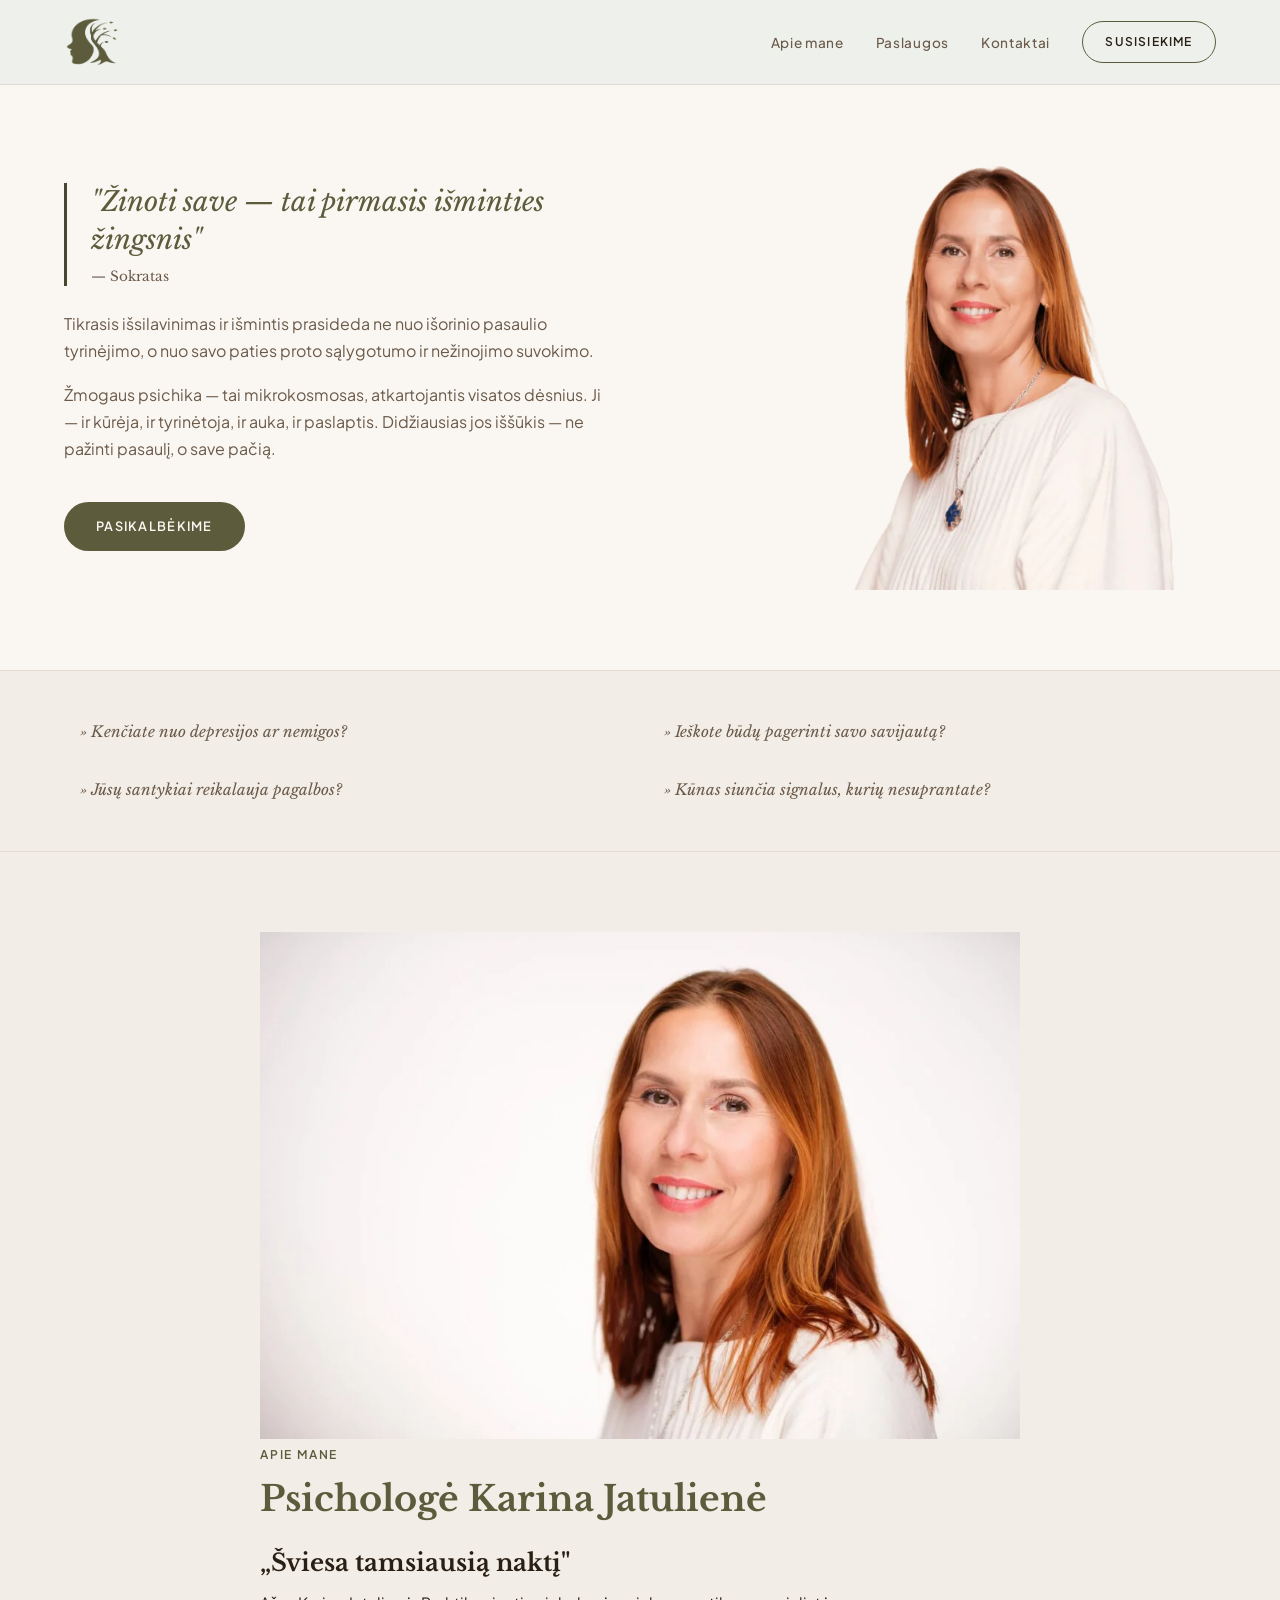
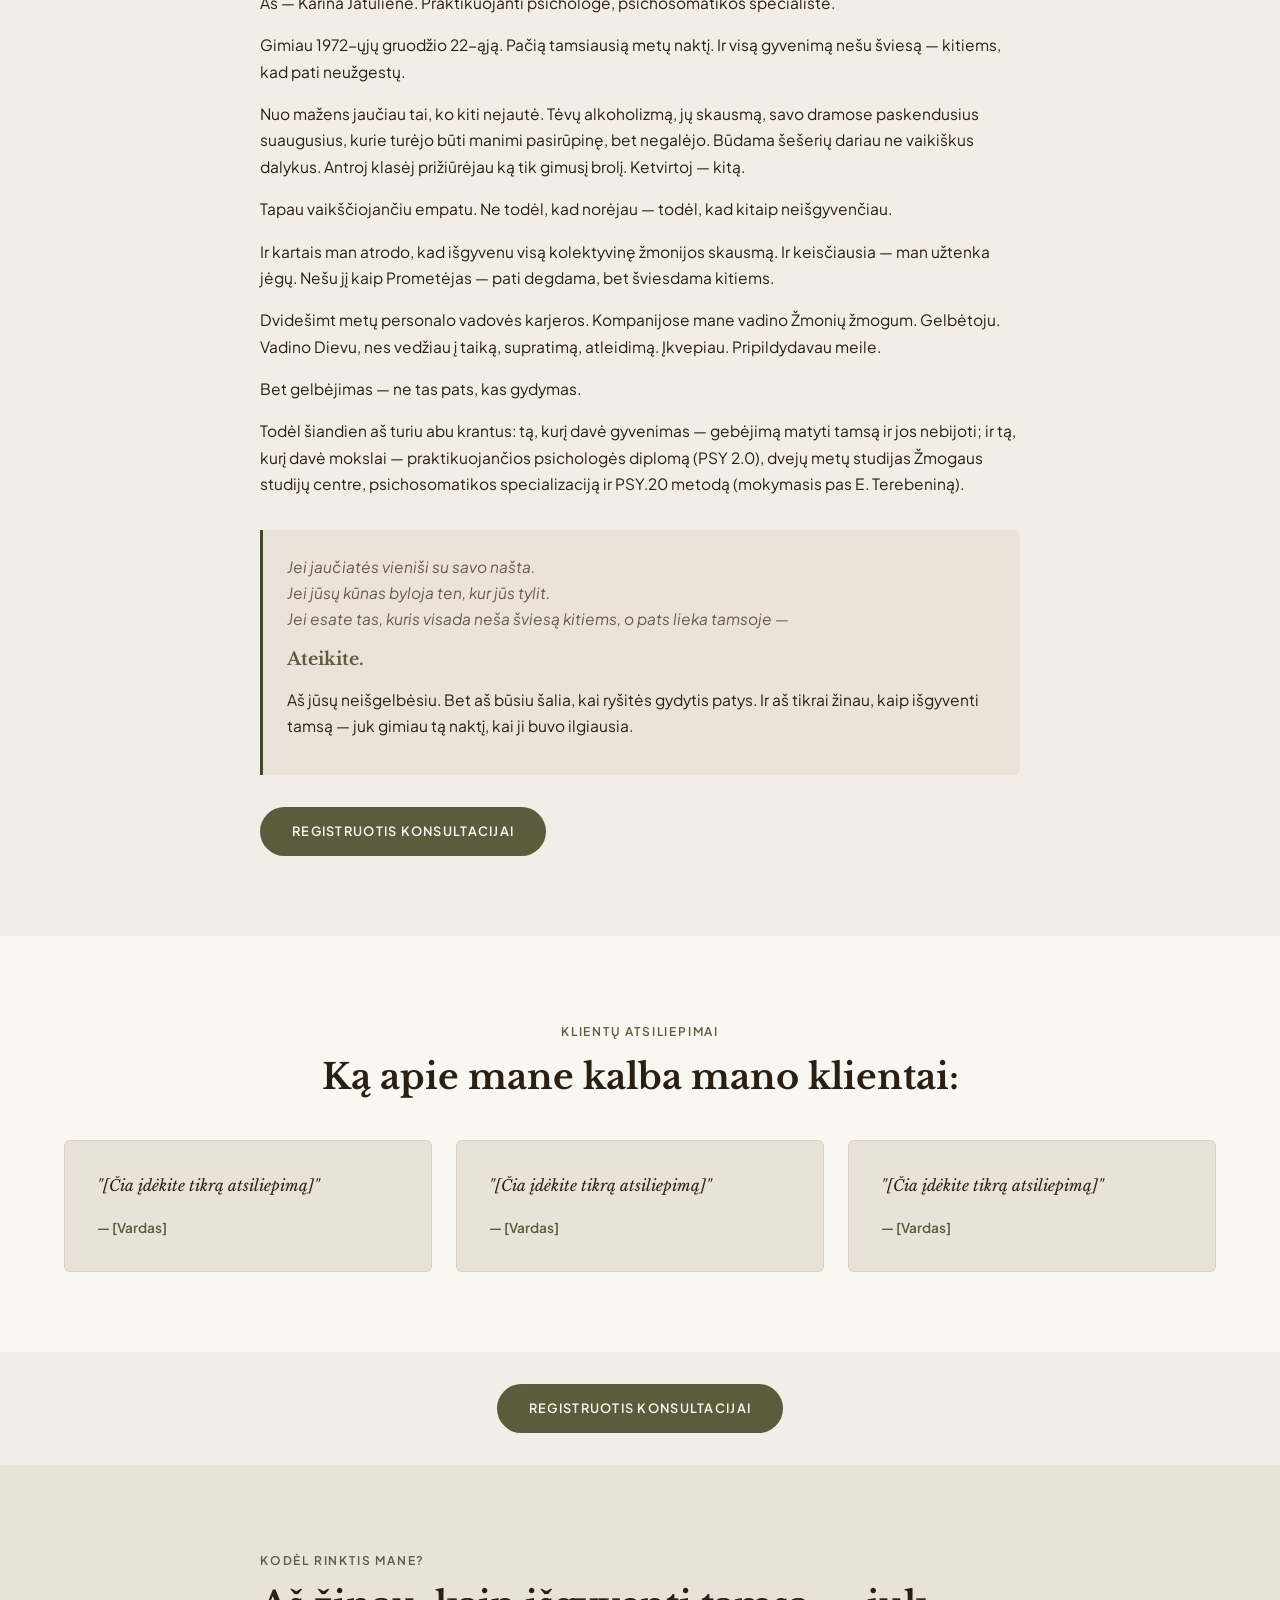
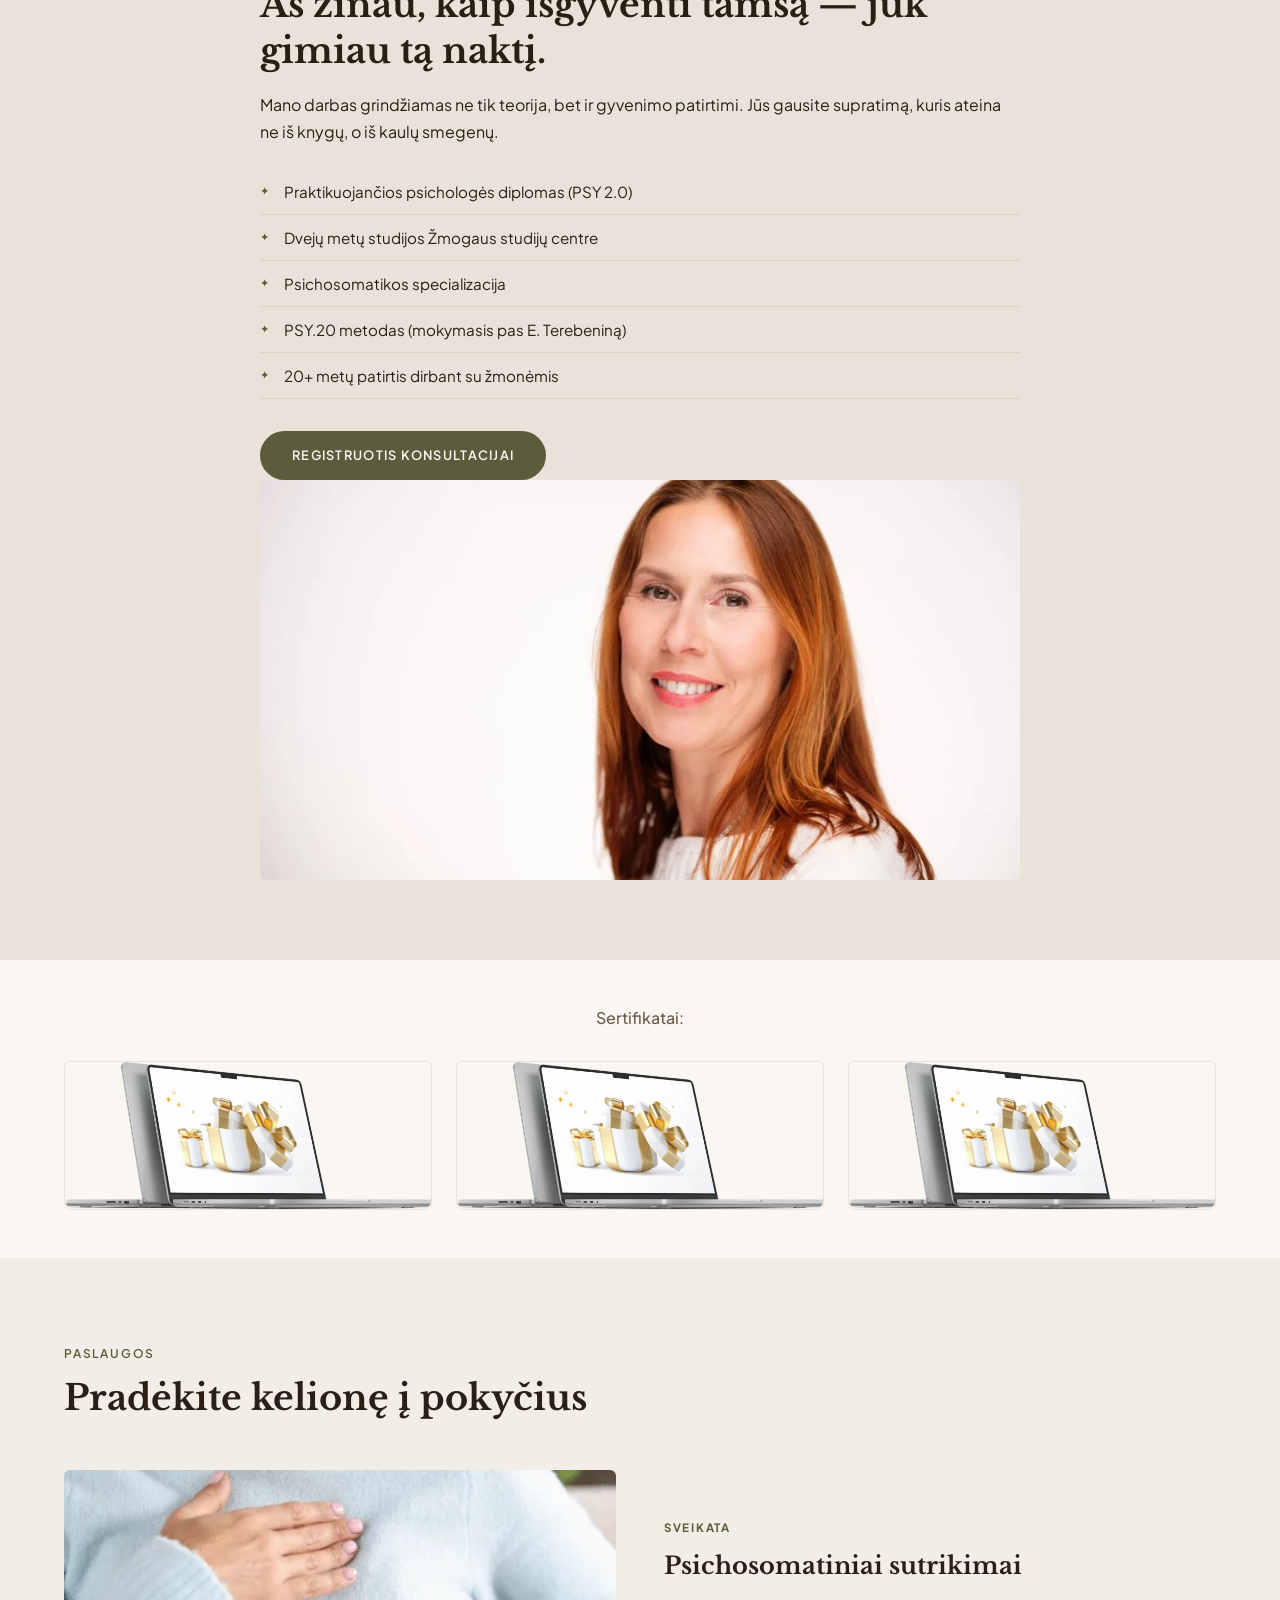
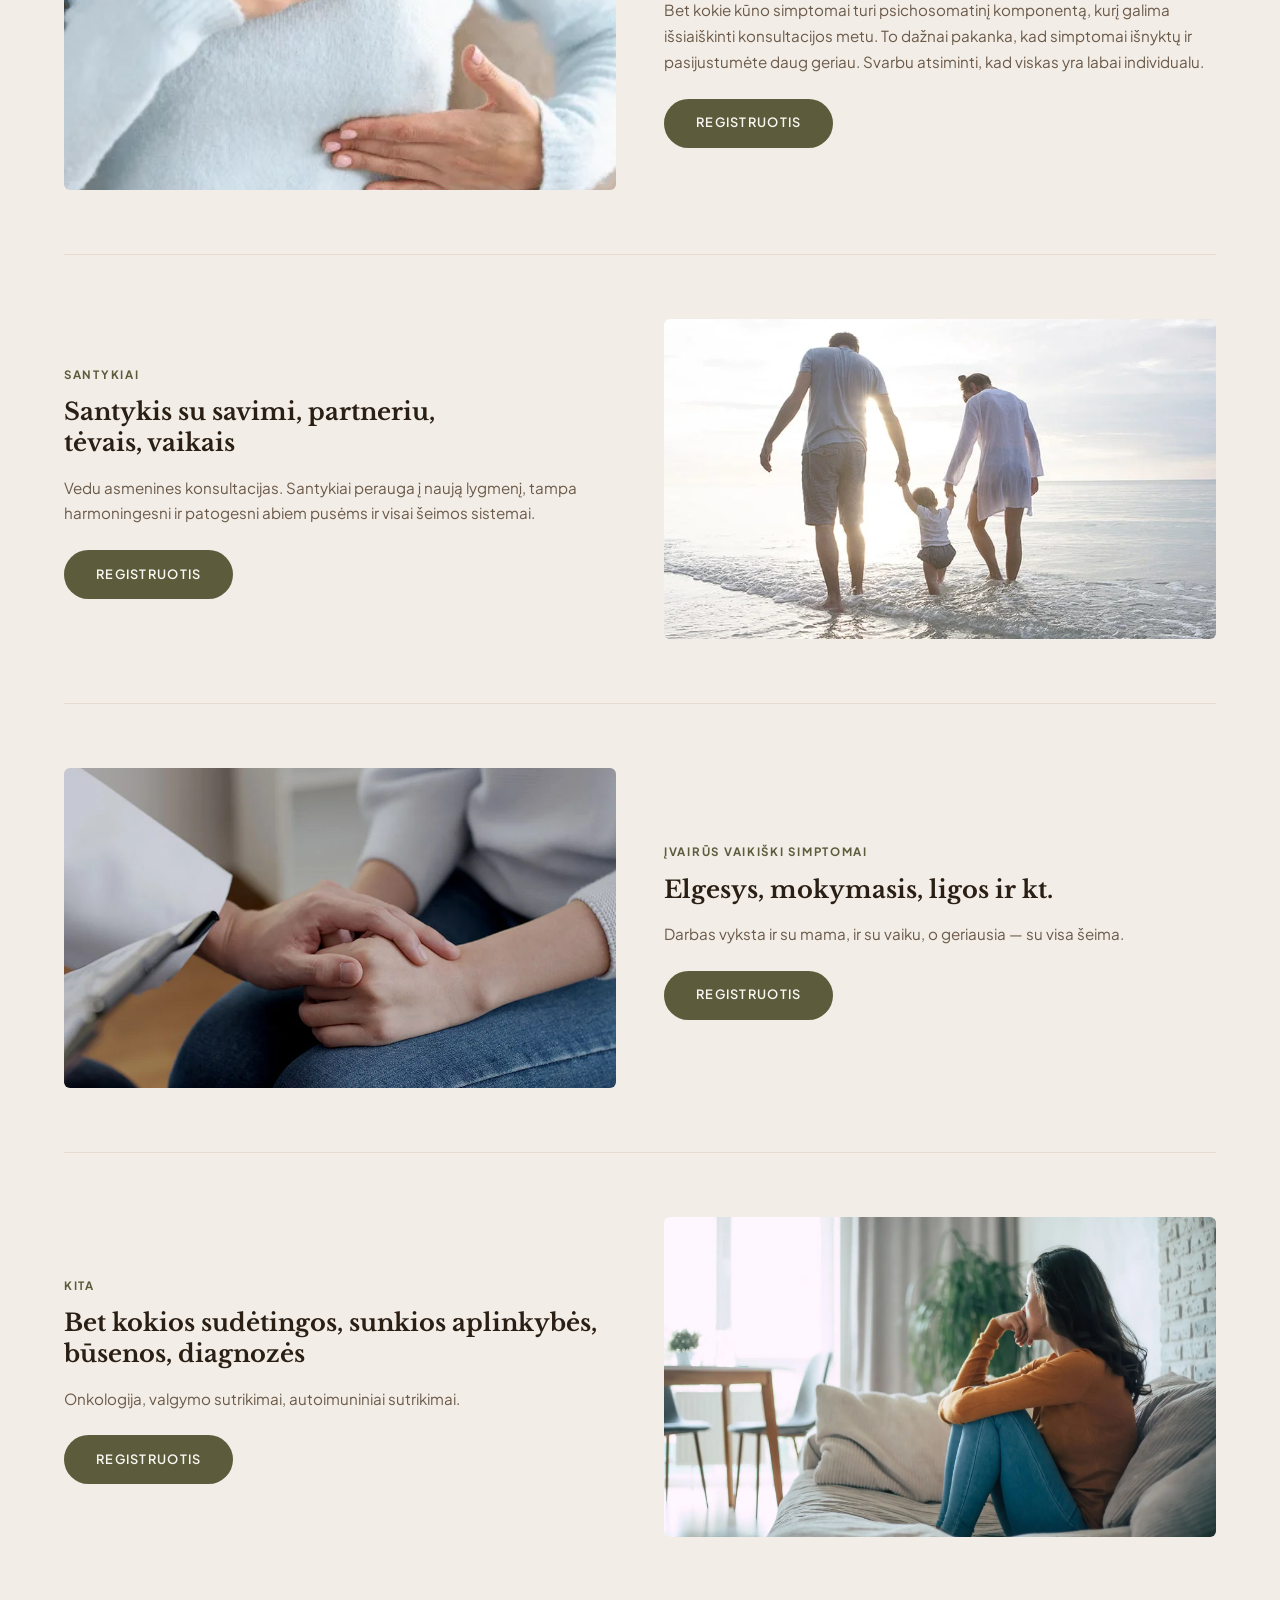
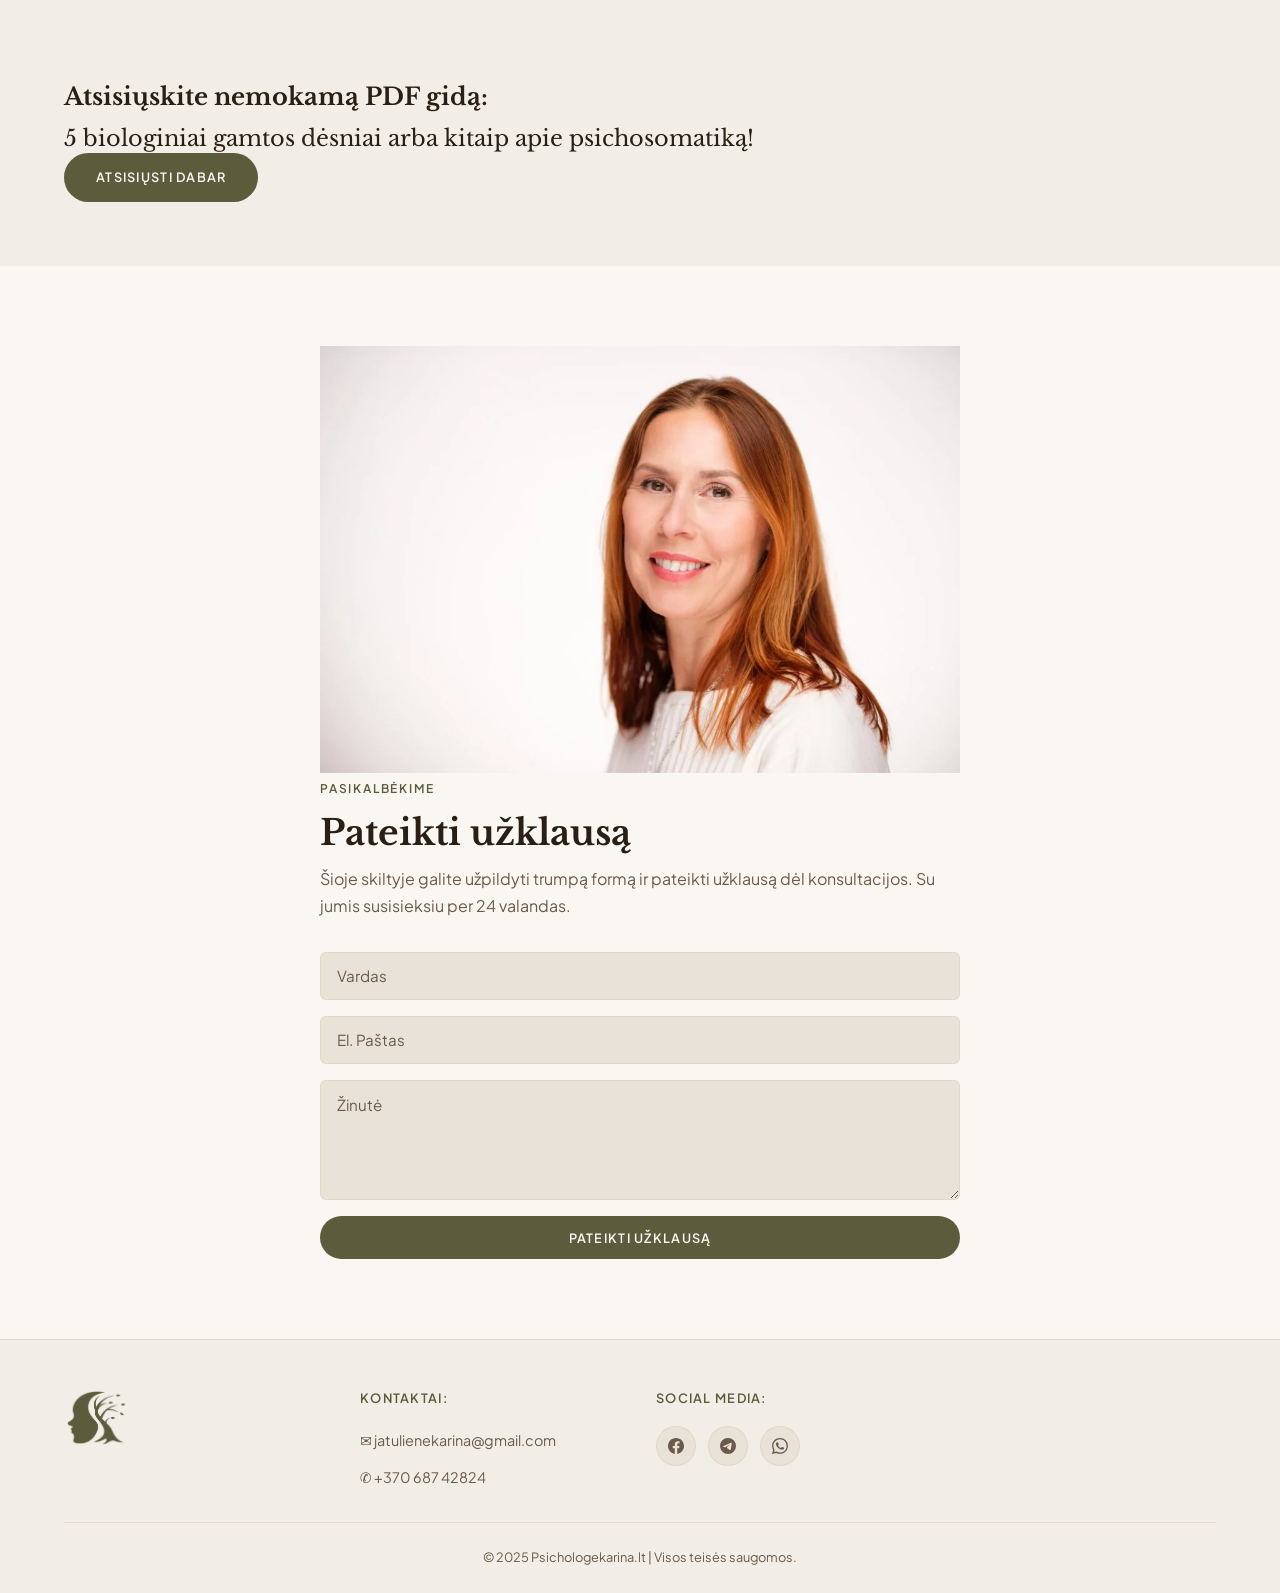
<file: preview-ivory.html>
<!DOCTYPE html>
<html lang="lt">
<head>
  <meta charset="UTF-8">
  <meta name="viewport" content="width=device-width, initial-scale=1.0">
  <title>Psichologė Karina Jatulienė — Psichosomatika, Konsultacijos Vilniuje</title>
  <meta name="description" content="Praktikuojanti psichologė Karina Jatulienė, Vilnius. Psichosomatikos specialistė: kūno simptomai, santykiai, vaikų elgesys, onkologija. Registruokitės konsultacijai.">
  <meta name="keywords" content="psichologė, Karina Jatulienė, psichosomatika, psichologė Vilniuje, konsultacijos, psichologinė pagalba, santykiai, vaikų psichologas, PSY.20 metodas, E. Terebenina">
  <meta name="robots" content="index, follow">
  <meta name="author" content="Karina Jatulienė">
  <link rel="canonical" href="https://psichologekarina.lt/">

  <!-- Open Graph / Facebook -->
  <meta property="og:type" content="website">
  <meta property="og:url" content="https://psichologekarina.lt/">
  <meta property="og:title" content="Psichologė Karina Jatulienė — Psichosomatika ir Konsultacijos">
  <meta property="og:description" content="Praktikuojanti psichologė, psichosomatikos specialistė. Konsultacijos dėl sveikatos, santykių, vaikų simptomų. Vilnius.">
  <meta property="og:image" content="https://psichologekarina.lt/assets/karina-face.png">
  <meta property="og:locale" content="lt_LT">

  <!-- Twitter Card -->
  <meta name="twitter:card" content="summary_large_image">
  <meta name="twitter:title" content="Psichologė Karina Jatulienė — Psichosomatika">
  <meta name="twitter:description" content="Praktikuojanti psichologė, psichosomatikos specialistė. Vilnius.">
  <meta name="twitter:image" content="https://psichologekarina.lt/assets/karina-face.png">

  <!-- Structured Data: Person + MedicalBusiness -->
  <script type="application/ld+json">
  {
    "@context": "https://schema.org",
    "@graph": [
      {
        "@type": "Person",
        "@id": "https://psichologekarina.lt/#person",
        "name": "Karina Jatulienė",
        "jobTitle": "Psichologė, psichosomatikos specialistė",
        "description": "Praktikuojanti psichologė Karina Jatulienė. PSY 2.0 diplomas, psichosomatikos specializacija, PSY.20 metodas (E. Terebenina). 20+ metų patirtis dirbant su žmonėmis.",
        "url": "https://psichologekarina.lt/",
        "image": "https://psichologekarina.lt/assets/karina-face.png",
        "email": "jatulienekarina@gmail.com",
        "telephone": "+37068742824",
        "address": {
          "@type": "PostalAddress",
          "addressLocality": "Vilnius",
          "addressCountry": "LT"
        },
        "knowsAbout": ["psichosomatika", "santykių psichologija", "vaikų psichologija", "biologiniai gamtos dėsniai", "PSY.20 metodas"]
      },
      {
        "@type": "MedicalBusiness",
        "@id": "https://psichologekarina.lt/#business",
        "name": "Psichologė Karina Jatulienė",
        "url": "https://psichologekarina.lt/",
        "telephone": "+37068742824",
        "email": "jatulienekarina@gmail.com",
        "image": "https://psichologekarina.lt/assets/logo.png",
        "description": "Psichologinės konsultacijos: psichosomatiniai sutrikimai, santykiai, vaikų simptomai, onkologiniai atvejai.",
        "address": {
          "@type": "PostalAddress",
          "addressLocality": "Vilnius",
          "addressCountry": "LT"
        },
        "priceRange": "€€",
        "medicalSpecialty": "Psichosomatika",
        "hasOfferCatalog": {
          "@type": "OfferCatalog",
          "name": "Psichologinės konsultacijos",
          "itemListElement": [
            {
              "@type": "Offer",
              "name": "Psichosomatiniai sutrikimai",
              "description": "Bet kokie kūno simptomai turi psichosomatinį komponentą, kurį galima išsiaiškinti konsultacijos metu.",
              "url": "https://psichologekarina.lt/#paslaugos"
            },
            {
              "@type": "Offer",
              "name": "Santykiai",
              "description": "Asmeninės konsultacijos: santykis su savimi, partneriu, tėvais, vaikais.",
              "url": "https://psichologekarina.lt/#paslaugos"
            },
            {
              "@type": "Offer",
              "name": "Vaikiški simptomai",
              "description": "Elgesys, mokymasis, ligos. Darbas su mama, vaiku ir visa šeima.",
              "url": "https://psichologekarina.lt/#paslaugos"
            },
            {
              "@type": "Offer",
              "name": "Sudėtingos diagnozės",
              "description": "Onkologija, valgymo sutrikimai, autoimuniniai sutrikimai.",
              "url": "https://psichologekarina.lt/#paslaugos"
            }
          ]
        }
      },
      {
        "@type": "FAQPage",
        "mainEntity": [
          {
            "@type": "Question",
            "name": "Ką gydo psichosomatika?",
            "acceptedAnswer": {
              "@type": "Answer",
              "text": "Psichosomatika nagrinėja ryšį tarp psichikos ir kūno. Bet kokie kūno simptomai turi psichosomatinį komponentą — nuo lėtinio nuovargio ir nemigos iki onkologinių susirgimų. Konsultacijos metu išsiaiškiname psichologines priežastis."
            }
          },
          {
            "@type": "Question",
            "name": "Kiek kainuoja psichologinė konsultacija pas Kariną Jatulienę?",
            "acceptedAnswer": {
              "@type": "Answer",
              "text": "Konsultacijos trukmė — 90 minučių. Registracija internetu per rezervacijos sistemą. Susisiekite el. paštu jatulienekarina@gmail.com arba tel. +37068742824."
            }
          },
          {
            "@type": "Question",
            "name": "Ar konsultacijos vyksta nuotoliniu būdu?",
            "acceptedAnswer": {
              "@type": "Answer",
              "text": "Taip, konsultacijos galimos tiek gyvai, tiek nuotoliniu būdu. Susisiekite dėl detalių."
            }
          }
        ]
      }
    ]
  }
  </script>

  <link rel="preconnect" href="https://fonts.googleapis.com">
  <link rel="preconnect" href="https://fonts.gstatic.com" crossorigin>
  <link href="https://fonts.googleapis.com/css2?family=Libre+Baskerville:ital,wght@0,400;0,700;1,400&family=Plus+Jakarta+Sans:wght@300;400;500;600&display=swap" rel="stylesheet">
  <link rel="icon" href="assets/logo.png" type="image/png">
  <link rel="stylesheet" href="style.css"><style>:root{--bg:#faf7f2;--bg-2:#f2ede6;--bg-3:#e9e2d8;}</style>
</head>
<body>

  <!-- ===== HEADER ===== -->
  <header class="site-header" id="top">
    <div class="container">
      <div class="header-inner">
        <a href="#top" class="logo">
          <img src="assets/logo-olive.png" alt="Psichologė Karina">
        </a>
        <nav class="main-nav" id="main-nav">
          <ul>
            <li><a href="#apie-mane">Apie mane</a></li>
            <li><a href="#paslaugos">Paslaugos</a></li>
            <li><a href="#kontaktai">Kontaktai</a></li>
          </ul>
        </nav>
        <a href="#susisiekime" class="btn btn-outline header-cta">SUSISIEKIME</a>
        <button type="button" class="mobile-menu-btn" id="mobile-menu-btn" aria-label="Atidaryti meniu">
          <span></span><span></span><span></span>
        </button>
      </div>
    </div>
  </header>

  <!-- ===== HERO ===== -->
  <section class="hero">
    <div class="container">
      <div class="hero-inner">
        <div class="hero-content">
          <blockquote class="hero-quote">
            "Žinoti save — tai pirmasis išminties žingsnis"
            <cite>— Sokratas</cite>
          </blockquote>
          <p class="hero-text">
            Tikrasis išsilavinimas ir išmintis prasideda ne nuo išorinio pasaulio tyrinėjimo, o nuo savo paties proto sąlygotumo ir nežinojimo suvokimo.
          </p>
          <p class="hero-text">
            Žmogaus psichika — tai mikrokosmosas, atkartojantis visatos dėsnius. Ji — ir kūrėja, ir tyrinėtoja, ir auka, ir paslaptis. Didžiausias jos iššūkis — ne pažinti pasaulį, o save pačią.
          </p>
          <a href="#susisiekime" class="btn btn-primary">PASIKALBĖKIME</a>
        </div>
        <div class="hero-image">
          <img src="assets/karina-face.png" alt="Psichologė Karina Jatulienė">
        </div>
      </div>
    </div>
  </section>

  <!-- ===== KLAUSIMŲ JUOSTA ===== -->
  <section class="questions-strip">
    <div class="container">
      <div class="questions-grid">
        <div class="question-item">» Kenčiate nuo depresijos ar nemigos?</div>
        <div class="question-item">» Ieškote būdų pagerinti savo savijautą?</div>
        <div class="question-item">» Jūsų santykiai reikalauja pagalbos?</div>
        <div class="question-item">» Kūnas siunčia signalus, kurių nesuprantate?</div>
      </div>
    </div>
  </section>

  <!-- ===== APIE MANE ===== -->
  <section class="about" id="apie-mane">
    <div class="container">
      <div class="about-inner">
        <div class="about-image">
          <img src="assets/happylifepictures.com-4-1-min-scaled-1024x683.jpg" alt="Psichologė Karina">
        </div>
        <div class="about-content">
          <span class="section-label">APIE MANE</span>
          <h2>Psichologė Karina Jatulienė</h2>
          <h3 class="about-subtitle">„Šviesa tamsiausią naktį"</h3>

          <p>Aš — Karina Jatulienė. Praktikuojanti psichologė, psichosomatikos specialistė.</p>

          <p>Gimiau 1972-ųjų gruodžio 22-ąją. Pačią tamsiausią metų naktį. Ir visą gyvenimą nešu šviesą — kitiems, kad pati neužgestų.</p>

          <p>Nuo mažens jaučiau tai, ko kiti nejautė. Tėvų alkoholizmą, jų skausmą, savo dramose paskendusius suaugusius, kurie turėjo būti manimi pasirūpinę, bet negalėjo. Būdama šešerių dariau ne vaikiškus dalykus. Antroj klasėj prižiūrėjau ką tik gimusį brolį. Ketvirtoj — kitą.</p>

          <p>Tapau vaikščiojančiu empatu. Ne todėl, kad norėjau — todėl, kad kitaip neišgyvenčiau.</p>

          <p>Ir kartais man atrodo, kad išgyvenu visą kolektyvinę žmonijos skausmą. Ir keisčiausia — man užtenka jėgų. Nešu jį kaip Prometėjas — pati degdama, bet šviesdama kitiems.</p>

          <p>Dvidešimt metų personalo vadovės karjeros. Kompanijose mane vadino Žmonių žmogum. Gelbėtoju. Vadino Dievu, nes vedžiau į taiką, supratimą, atleidimą. Įkvepiau. Pripildydavau meile.</p>

          <p>Bet gelbėjimas — ne tas pats, kas gydymas.</p>

          <p>Todėl šiandien aš turiu abu krantus: tą, kurį davė gyvenimas — gebėjimą matyti tamsą ir jos nebijoti; ir tą, kurį davė mokslai — praktikuojančios psichologės diplomą (PSY 2.0), dvejų metų studijas Žmogaus studijų centre, psichosomatikos specializaciją ir PSY.20 metodą (mokymasis pas E. Terebeniną).</p>

          <div class="about-cta-text">
            <p><em>Jei jaučiatės vieniši su savo našta.<br>
            Jei jūsų kūnas byloja ten, kur jūs tylit.<br>
            Jei esate tas, kuris visada neša šviesą kitiems, o pats lieka tamsoje —</em></p>
            <p><strong>Ateikite.</strong></p>
            <p>Aš jūsų neišgelbėsiu. Bet aš būsiu šalia, kai ryšitės gydytis patys. Ir aš tikrai žinau, kaip išgyventi tamsą — juk gimiau tą naktį, kai ji buvo ilgiausia.</p>
          </div>

          <a href="#paslaugos" class="btn btn-primary">REGISTRUOTIS KONSULTACIJAI</a>
        </div>
      </div>
    </div>
  </section>

  <!-- ===== ATSILIEPIMAI ===== -->
  <section class="testimonials">
    <div class="container">
      <span class="section-label">KLIENTŲ ATSILIEPIMAI</span>
      <h2>Ką apie mane kalba mano klientai:</h2>
      <div class="testimonials-grid">
        <!-- PAKEISKITE ŠIĄ SEKCIJĄ TIKRAIS ATSILIEPIMAIS -->
        <div class="testimonial-card">
          <p class="testimonial-text">"[Čia įdėkite tikrą atsiliepimą]"</p>
          <p class="testimonial-name">— [Vardas]</p>
        </div>
        <div class="testimonial-card">
          <p class="testimonial-text">"[Čia įdėkite tikrą atsiliepimą]"</p>
          <p class="testimonial-name">— [Vardas]</p>
        </div>
        <div class="testimonial-card">
          <p class="testimonial-text">"[Čia įdėkite tikrą atsiliepimą]"</p>
          <p class="testimonial-name">— [Vardas]</p>
        </div>
      </div>
    </div>
  </section>

  <div class="cta-bar">
    <div class="container">
      <a href="#paslaugos" class="btn btn-primary">REGISTRUOTIS KONSULTACIJAI</a>
    </div>
  </div>

  <!-- ===== KODĖL RINKTIS MANE ===== -->
  <section class="why-me">
    <div class="container">
      <div class="why-me-inner">
        <div class="why-me-content">
          <span class="section-label">KODĖL RINKTIS MANE?</span>
          <h2>Aš žinau, kaip išgyventi tamsą — juk gimiau tą naktį.</h2>
          <p>Mano darbas grindžiamas ne tik teorija, bet ir gyvenimo patirtimi. Jūs gausite supratimą, kuris ateina ne iš knygų, o iš kaulų smegenų.</p>
          <ul class="why-list">
            <li>Praktikuojančios psichologės diplomas (PSY 2.0)</li>
            <li>Dvejų metų studijos Žmogaus studijų centre</li>
            <li>Psichosomatikos specializacija</li>
            <li>PSY.20 metodas (mokymasis pas E. Terebeniną)</li>
            <li>20+ metų patirtis dirbant su žmonėmis</li>
          </ul>
          <a href="#paslaugos" class="btn btn-primary">REGISTRUOTIS KONSULTACIJAI</a>
        </div>
        <div class="why-me-image">
          <img src="assets/happylifepictures.com-4-1-min-scaled-1024x683.jpg" alt="Psichologė Karina">
        </div>
      </div>
    </div>
  </section>

  <!-- ===== SERTIFIKATAI ===== -->
  <section class="certs">
    <div class="container">
      <h3>Sertifikatai:</h3>
      <div class="certs-grid">
        <img src="assets/a4190cf170e728ff6efbfa44ab14d4ea_1200_80.webp" alt="Sertifikatas">
        <img src="assets/a4190cf170e728ff6efbfa44ab14d4ea_1200_80.webp" alt="Sertifikatas">
        <img src="assets/a4190cf170e728ff6efbfa44ab14d4ea_1200_80.webp" alt="Sertifikatas">
      </div>
    </div>
  </section>

  <!-- ===== PASLAUGOS ===== -->
  <section class="services" id="paslaugos">
    <div class="container">
      <span class="section-label">PASLAUGOS</span>
      <h2>Pradėkite kelionę į pokyčius</h2>

      <div class="service-row">
        <div class="service-image">
          <img src="assets/img22-min.png" alt="Sveikata">
        </div>
        <div class="service-content">
          <span class="service-tag">SVEIKATA</span>
          <h3>Psichosomatiniai sutrikimai</h3>
          <p>Bet kokie kūno simptomai turi psichosomatinį komponentą, kurį galima išsiaiškinti konsultacijos metu. To dažnai pakanka, kad simptomai išnyktų ir pasijustumėte daug geriau. Svarbu atsiminti, kad viskas yra labai individualu.</p>
          <a href="https://psichologekarina.lt/?fluent-booking=calendar&host=karina&event=90min-1" target="_blank" rel="noopener" class="btn btn-primary">REGISTRUOTIS</a>
        </div>
      </div>

      <div class="service-row reverse">
        <div class="service-image">
          <img src="assets/img24-min.jpg" alt="Santykiai">
        </div>
        <div class="service-content">
          <span class="service-tag">SANTYKIAI</span>
          <h3>Santykis su savimi, partneriu,<br>tėvais, vaikais</h3>
          <p>Vedu asmenines konsultacijas. Santykiai perauga į naują lygmenį, tampa harmoningesni ir patogesni abiem pusėms ir visai šeimos sistemai.</p>
          <a href="https://psichologekarina.lt/?fluent-booking=calendar&host=karina&event=90min" target="_blank" rel="noopener" class="btn btn-primary">REGISTRUOTIS</a>
        </div>
      </div>

      <div class="service-row">
        <div class="service-image">
          <img src="assets/img21.jpg" alt="Vaikiški simptomai">
        </div>
        <div class="service-content">
          <span class="service-tag">ĮVAIRŪS VAIKIŠKI SIMPTOMAI</span>
          <h3>Elgesys, mokymasis, ligos ir kt.</h3>
          <p>Darbas vyksta ir su mama, ir su vaiku, o geriausia — su visa šeima.</p>
          <a href="https://psichologekarina.lt/?fluent-booking=calendar&host=karina&event=90min-2" target="_blank" rel="noopener" class="btn btn-primary">REGISTRUOTIS</a>
        </div>
      </div>

      <div class="service-row reverse">
        <div class="service-image">
          <img src="assets/img23.webp" alt="Kita">
        </div>
        <div class="service-content">
          <span class="service-tag">KITA</span>
          <h3>Bet kokios sudėtingos, sunkios aplinkybės, būsenos, diagnozės</h3>
          <p>Onkologija, valgymo sutrikimai, autoimuniniai sutrikimai.</p>
          <a href="https://psichologekarina.lt/?fluent-booking=calendar&host=karina&event=90min-3" target="_blank" rel="noopener" class="btn btn-primary">REGISTRUOTIS</a>
        </div>
      </div>
    </div>
  </section>

  <!-- ===== PDF GIDAS ===== -->
  <section class="pdf-section">
    <div class="container">
      <div class="pdf-inner">
        <div>
          <h3>Atsisiųskite nemokamą PDF gidą:</h3>
          <p class="pdf-title">5 biologiniai gamtos dėsniai arba kitaip apie psichosomatiką!</p>
        </div>
        <div>
          <!-- PAKEISKITE ŠIĄ NUORODĄ Į TIKRĄ PDF -->
          <a href="#" class="btn btn-primary">Atsisiųsti dabar</a>
        </div>
      </div>
    </div>
  </section>

  <!-- ===== SUSISIEKIME ===== -->
  <section class="contact" id="susisiekime">
    <div class="container">
      <div class="contact-inner">
        <div class="contact-image">
          <img src="assets/happylifepictures.com-4-1-min-scaled-1024x683.jpg" alt="Psichologė Karina">
        </div>
        <div class="contact-content">
          <span class="section-label">PASIKALBĖKIME</span>
          <h2>Pateikti užklausą</h2>
          <p>Šioje skiltyje galite užpildyti trumpą formą ir pateikti užklausą dėl konsultacijos. Su jumis susisieksiu per 24 valandas.</p>
          <form class="contact-form" id="contact-form" action="https://formspree.io/f/JŪSŲ_FORMA_ID" method="POST">
            <input type="text" name="vardas" placeholder="Vardas" class="form-input">
            <input type="email" name="email" placeholder="El. Paštas" required class="form-input">
            <textarea name="zinute" rows="4" placeholder="Žinutė" class="form-input"></textarea>
            <button type="submit" class="btn btn-primary">Pateikti užklausą</button>
          </form>
        </div>
      </div>
    </div>
  </section>

  <!-- ===== FOOTER ===== -->
  <footer class="site-footer" id="kontaktai">
    <div class="container">
      <div class="footer-inner">
        <div class="footer-logo">
          <a href="#top">
            <img src="assets/logo-olive.png" alt="Psichologė Karina">
          </a>
        </div>
        <div class="footer-contacts">
          <h4>Kontaktai:</h4>
          <ul>
            <li><a href="mailto:jatulienekarina@gmail.com">✉ jatulienekarina@gmail.com</a></li>
            <li><a href="tel:+37068742824">✆ +370 687 42824</a></li>
          </ul>
        </div>
        <div class="footer-social">
          <h4>Social media:</h4>
          <div class="social-icons">
            <!-- PAKEISKITE NUORODAS Į TIKRUS PROFILIUS -->
            <a href="#" target="_blank" rel="noopener" aria-label="Facebook" class="social-icon">
              <svg viewBox="0 0 24 24" fill="currentColor"><path d="M24 12.073c0-6.627-5.373-12-12-12s-12 5.373-12 12c0 5.99 4.388 10.954 10.125 11.854v-8.385H7.078v-3.47h3.047V9.43c0-3.007 1.792-4.669 4.533-4.669 1.312 0 2.686.235 2.686.235v2.953H15.83c-1.491 0-1.956.925-1.956 1.874v2.25h3.328l-.532 3.47h-2.796v8.385C19.612 23.027 24 18.062 24 12.073z"/></svg>
            </a>
            <a href="#" target="_blank" rel="noopener" aria-label="Telegram" class="social-icon">
              <svg viewBox="0 0 24 24" fill="currentColor"><path d="M11.944 0A12 12 0 0 0 0 12a12 12 0 0 0 12 12 12 12 0 0 0 12-12A12 12 0 0 0 12 0a12 12 0 0 0-.056 0zm4.962 7.224c.1-.002.321.023.465.14a.506.506 0 0 1 .171.325c.016.093.036.306.02.472-.18 1.898-.962 6.502-1.36 8.627-.168.9-.499 1.201-.82 1.23-.696.065-1.225-.46-1.9-.902-1.056-.693-1.653-1.124-2.678-1.8-1.185-.78-.417-1.21.258-1.91.177-.184 3.247-2.977 3.307-3.23.007-.032.014-.15-.056-.212s-.174-.041-.249-.024c-.106.024-1.793 1.14-5.061 3.345-.48.33-.913.49-1.302.48-.428-.008-1.252-.241-1.865-.44-.752-.245-1.349-.374-1.297-.789.027-.216.325-.437.893-.663 3.498-1.524 5.83-2.529 6.998-3.014 3.332-1.386 4.025-1.627 4.476-1.635z"/></svg>
            </a>
            <a href="https://wa.me/37068742824" target="_blank" rel="noopener" aria-label="WhatsApp" class="social-icon">
              <svg viewBox="0 0 24 24" fill="currentColor"><path d="M17.472 14.382c-.297-.149-1.758-.867-2.03-.967-.273-.099-.471-.148-.67.15-.197.297-.767.966-.94 1.164-.173.199-.347.223-.644.075-.297-.15-1.255-.463-2.39-1.475-.883-.788-1.48-1.761-1.653-2.059-.173-.297-.018-.458.13-.606.134-.133.298-.347.446-.52.149-.174.198-.298.298-.497.099-.198.05-.371-.025-.52-.075-.149-.669-1.612-.916-2.207-.242-.579-.487-.5-.669-.51-.173-.008-.371-.01-.57-.01-.198 0-.52.074-.792.372-.272.297-1.04 1.016-1.04 2.479 0 1.462 1.065 2.875 1.213 3.074.149.198 2.096 3.2 5.077 4.487.709.306 1.262.489 1.694.625.712.227 1.36.195 1.871.118.571-.085 1.758-.719 2.006-1.413.248-.694.248-1.289.173-1.413-.074-.124-.272-.198-.57-.347m-5.421 7.403h-.004a9.87 9.87 0 0 1-5.031-1.378l-.361-.214-3.741.982.998-3.648-.235-.374a9.86 9.86 0 0 1-1.51-5.26c.001-5.45 4.436-9.884 9.888-9.884 2.64 0 5.122 1.03 6.988 2.898a9.825 9.825 0 0 1 2.893 6.994c-.003 5.45-4.437 9.884-9.885 9.884m8.413-18.297A11.815 11.815 0 0 0 12.05 0C5.495 0 .16 5.335.157 11.892c0 2.096.547 4.142 1.588 5.945L.057 24l6.305-1.654a11.882 11.882 0 0 0 5.683 1.448h.005c6.554 0 11.89-5.335 11.893-11.893a11.821 11.821 0 0 0-3.48-8.413z"/></svg>
            </a>
          </div>
        </div>
      </div>
      <div class="footer-bottom">
        <p>© 2025 Psichologekarina.lt | Visos teisės saugomos.</p>
      </div>
    </div>
  </footer>

  <script src="script.js"></script>
</body>
</html>
</file>
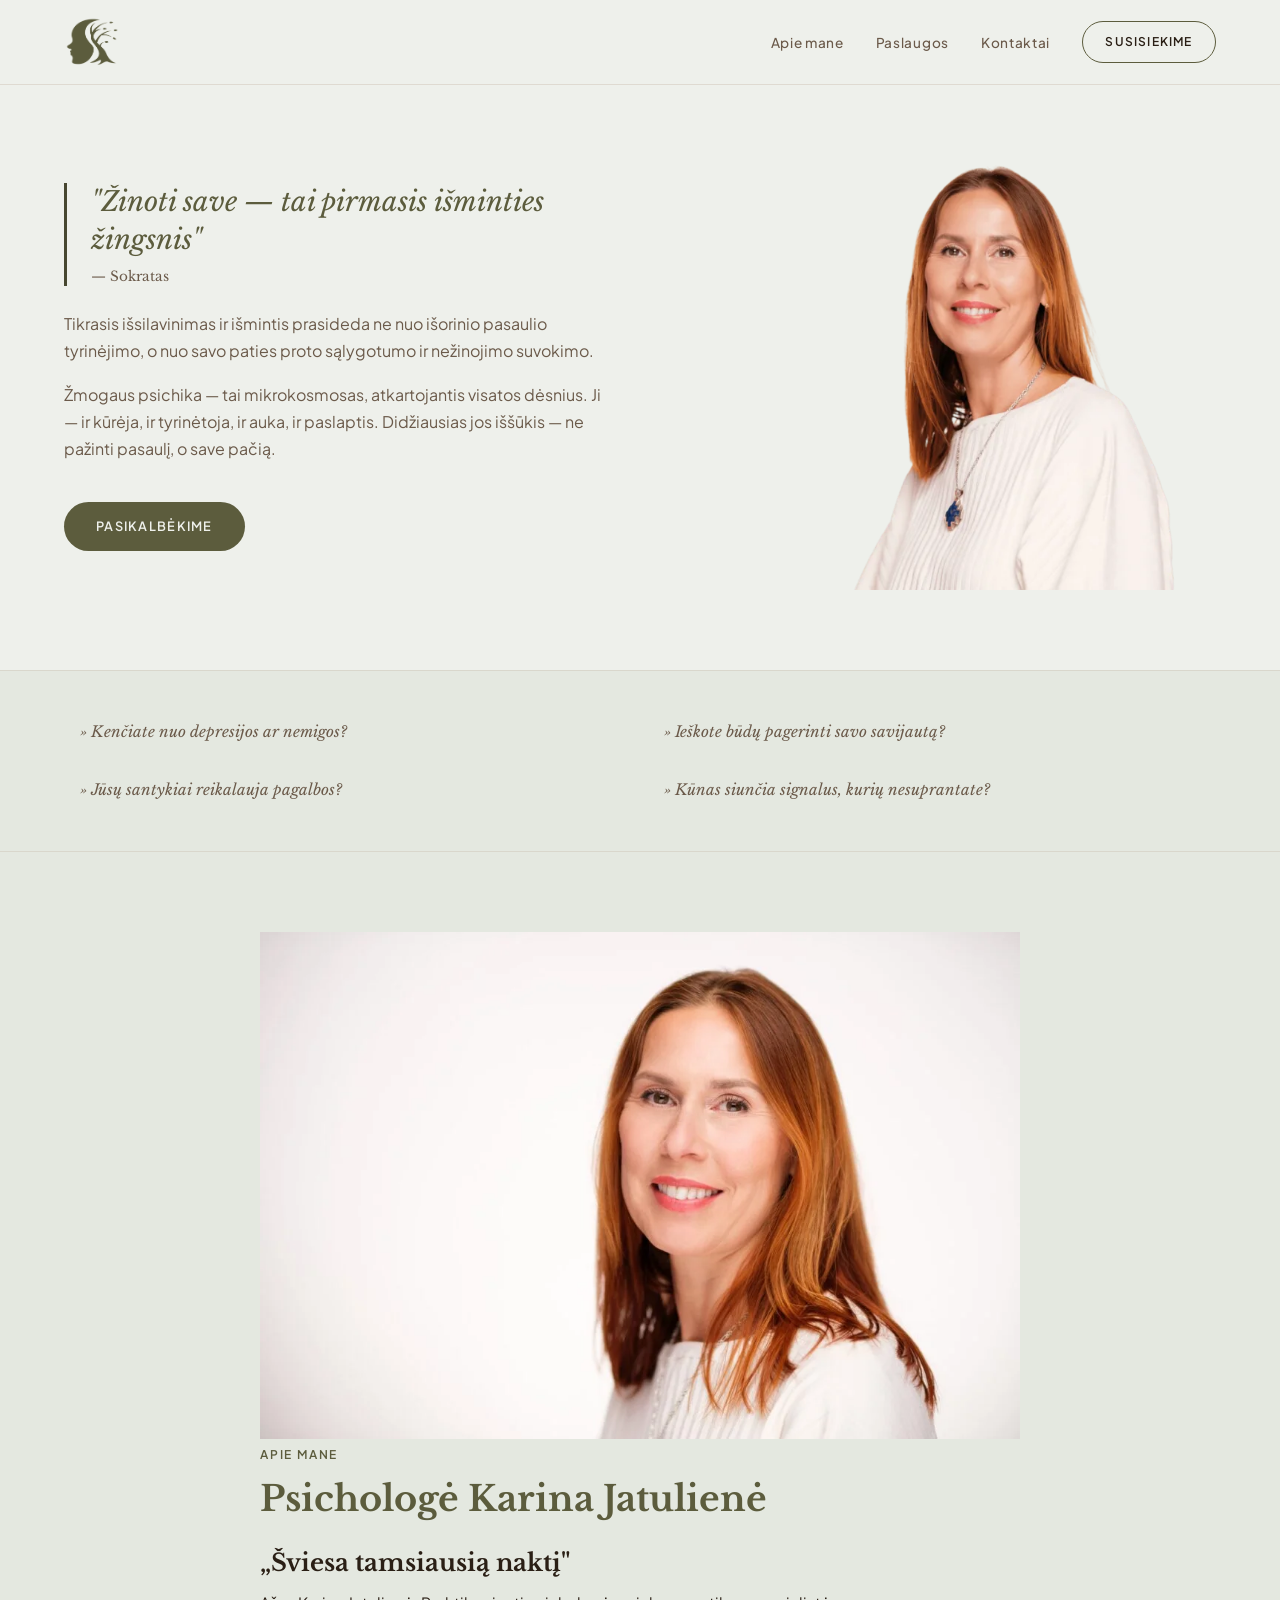
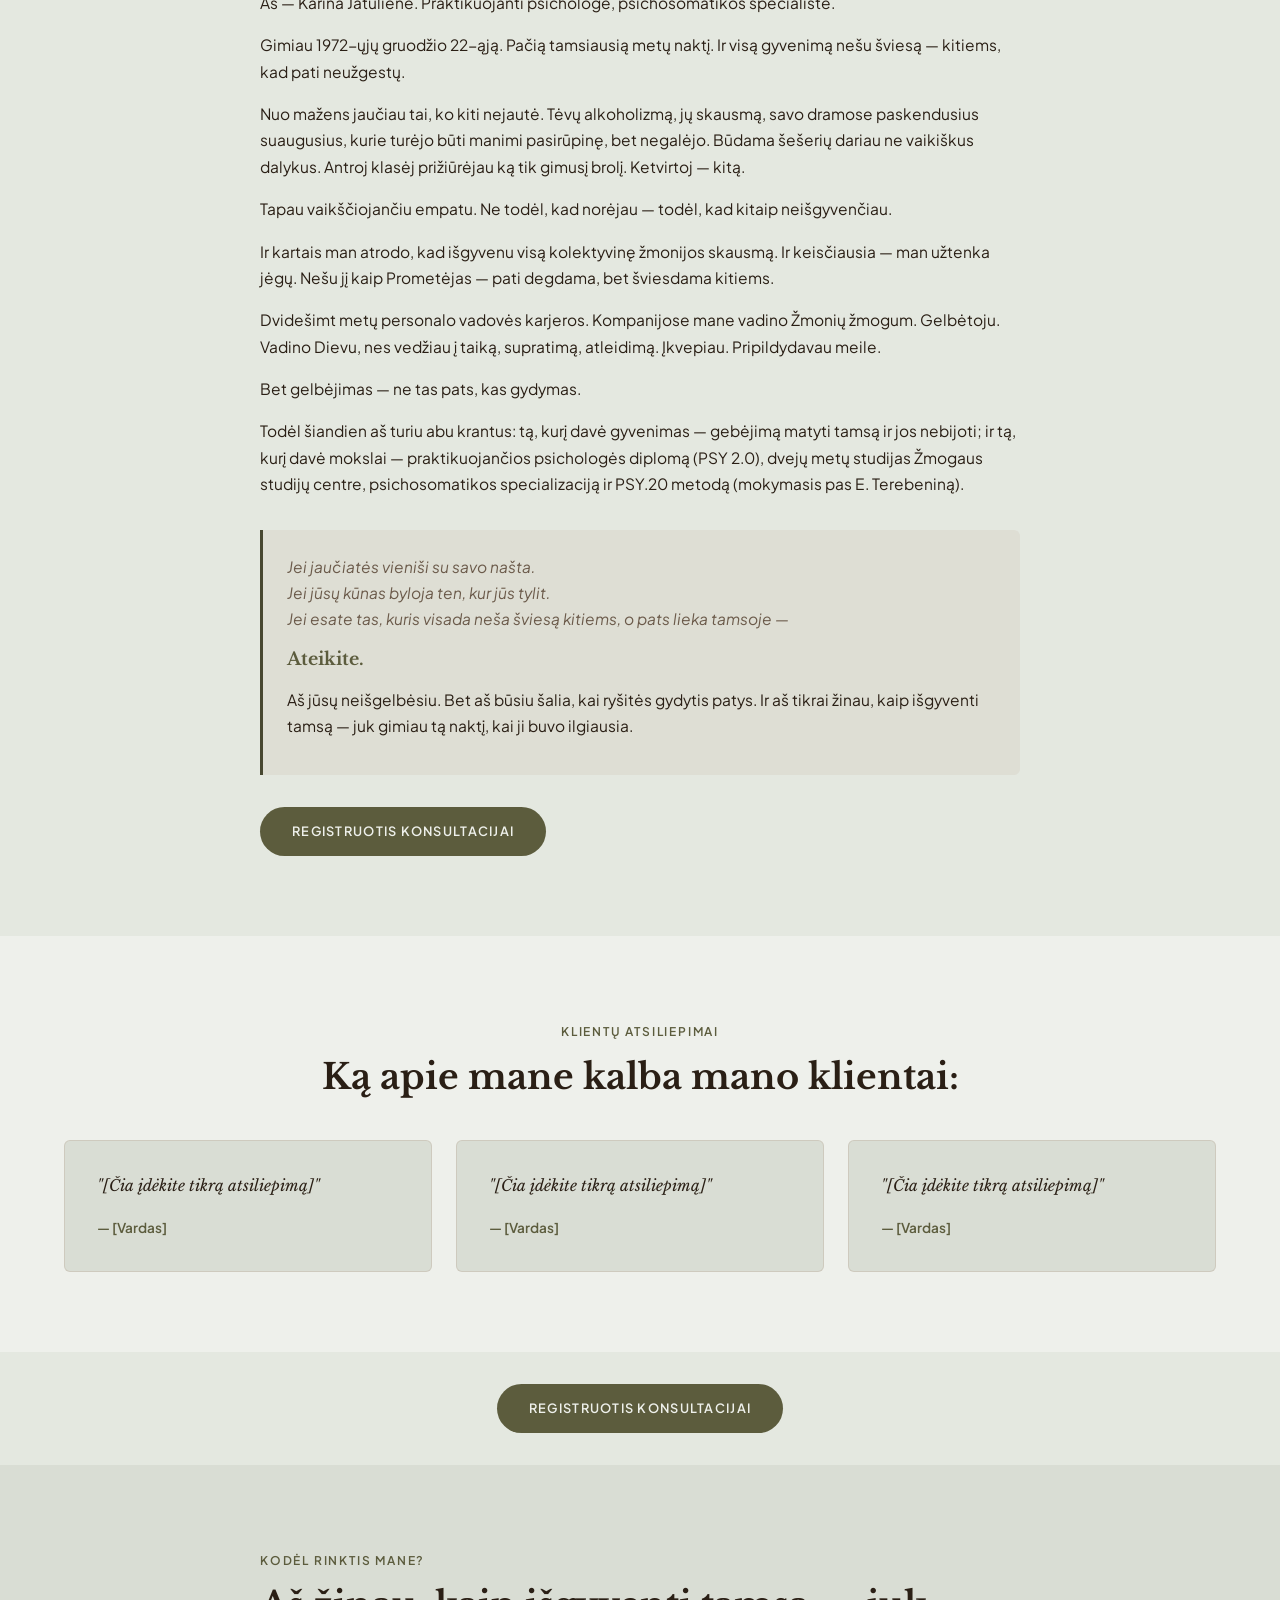
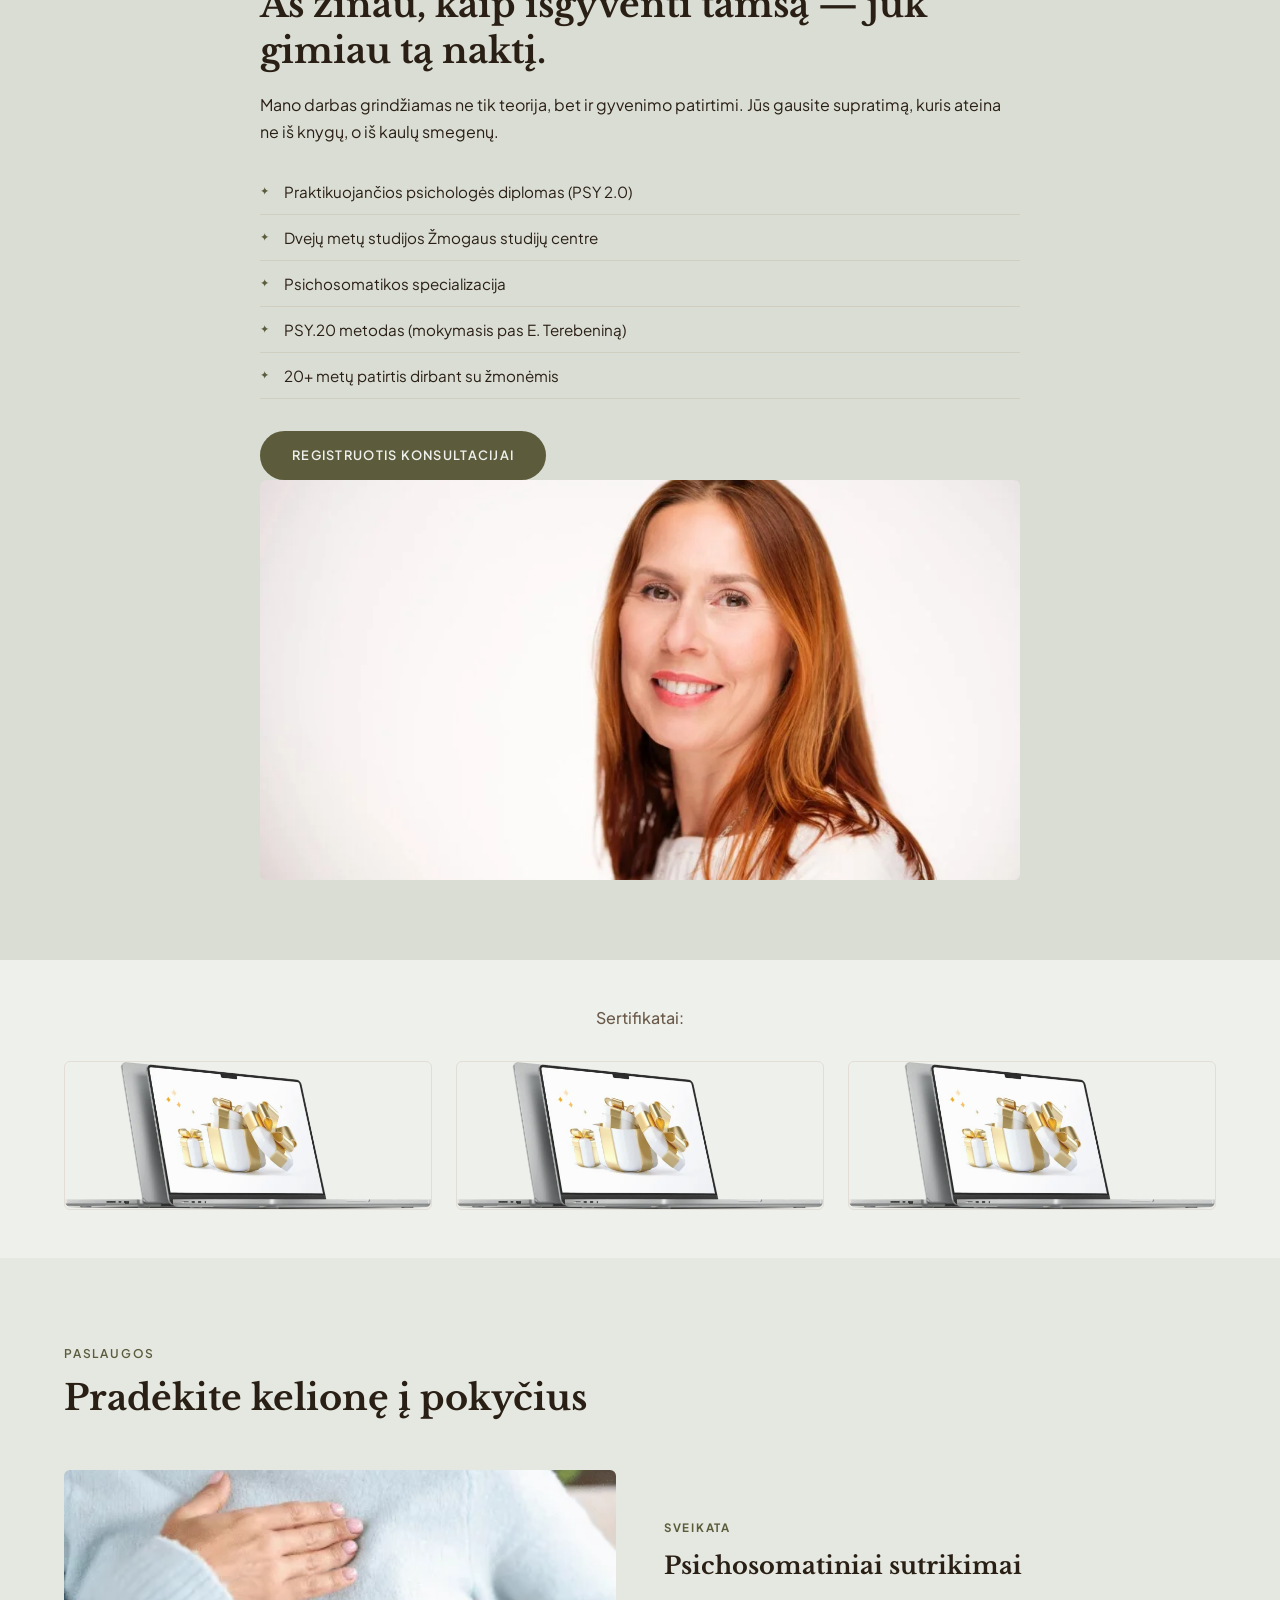
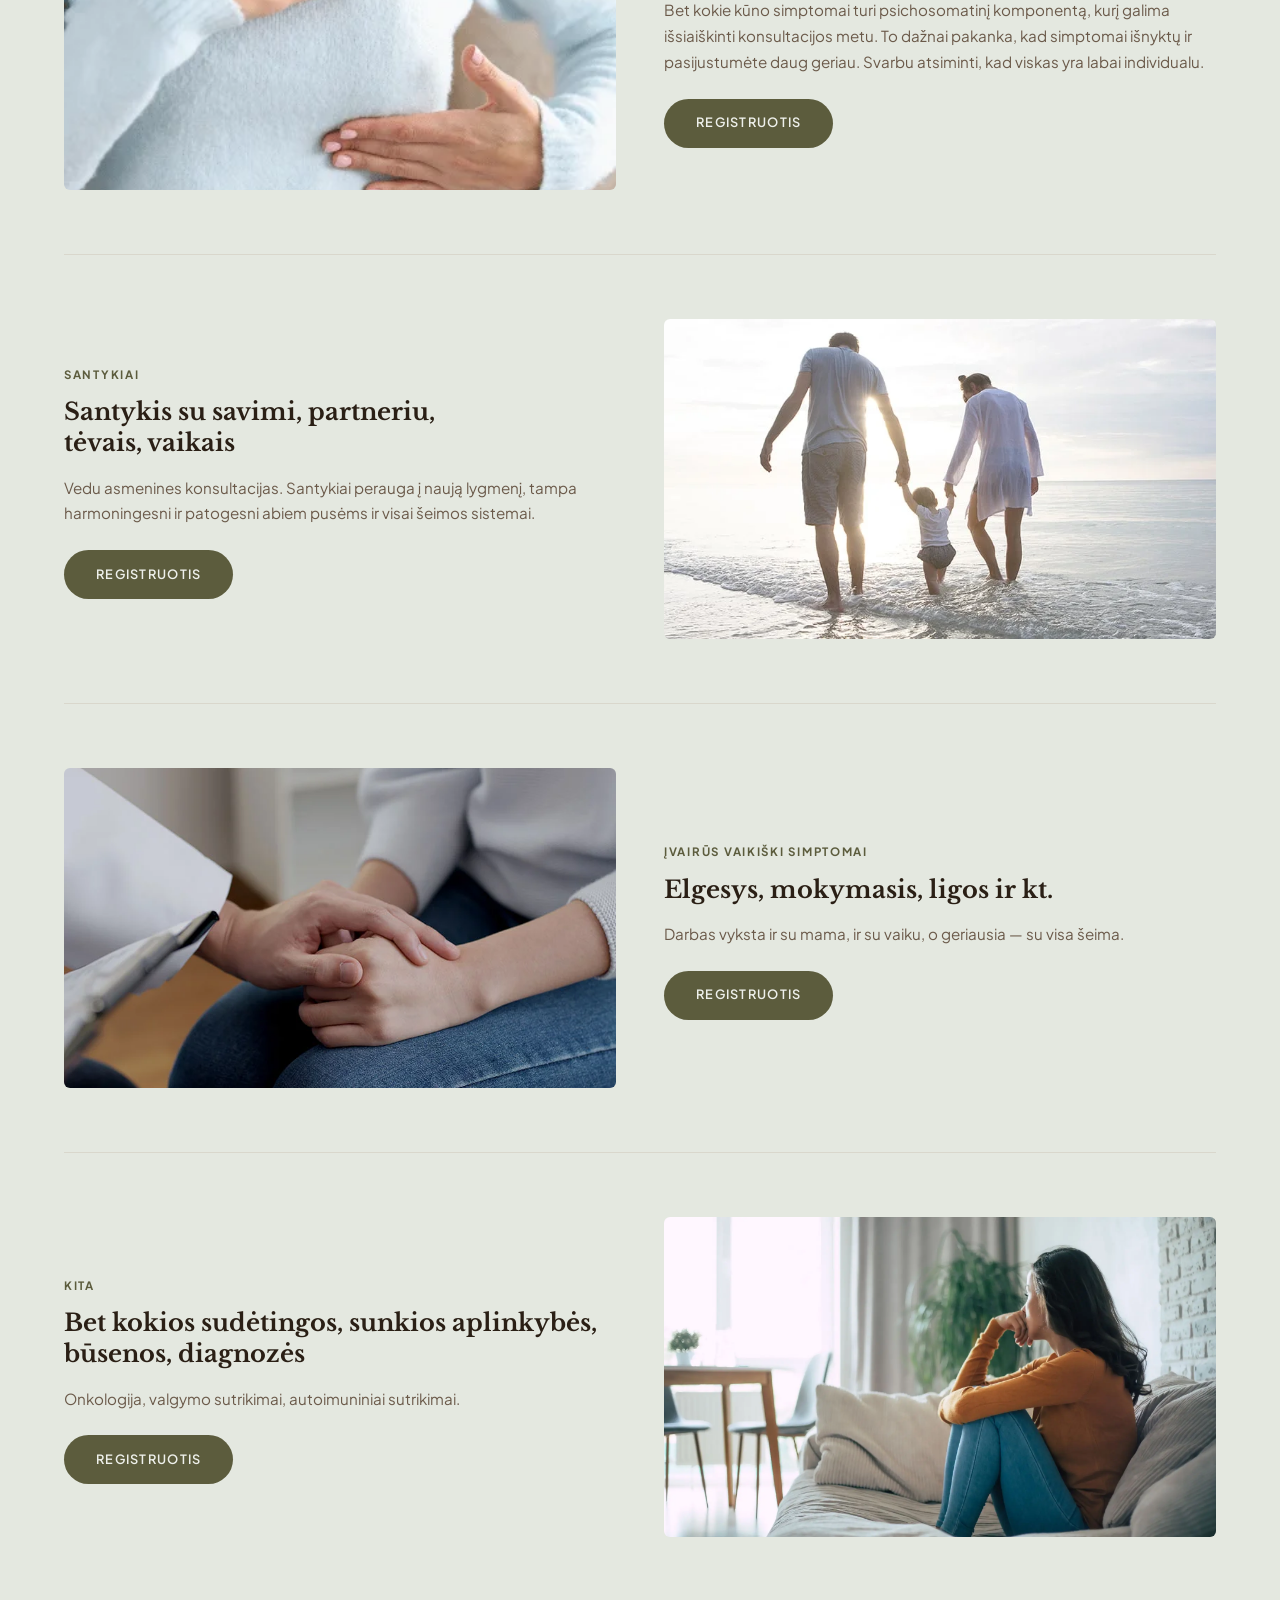
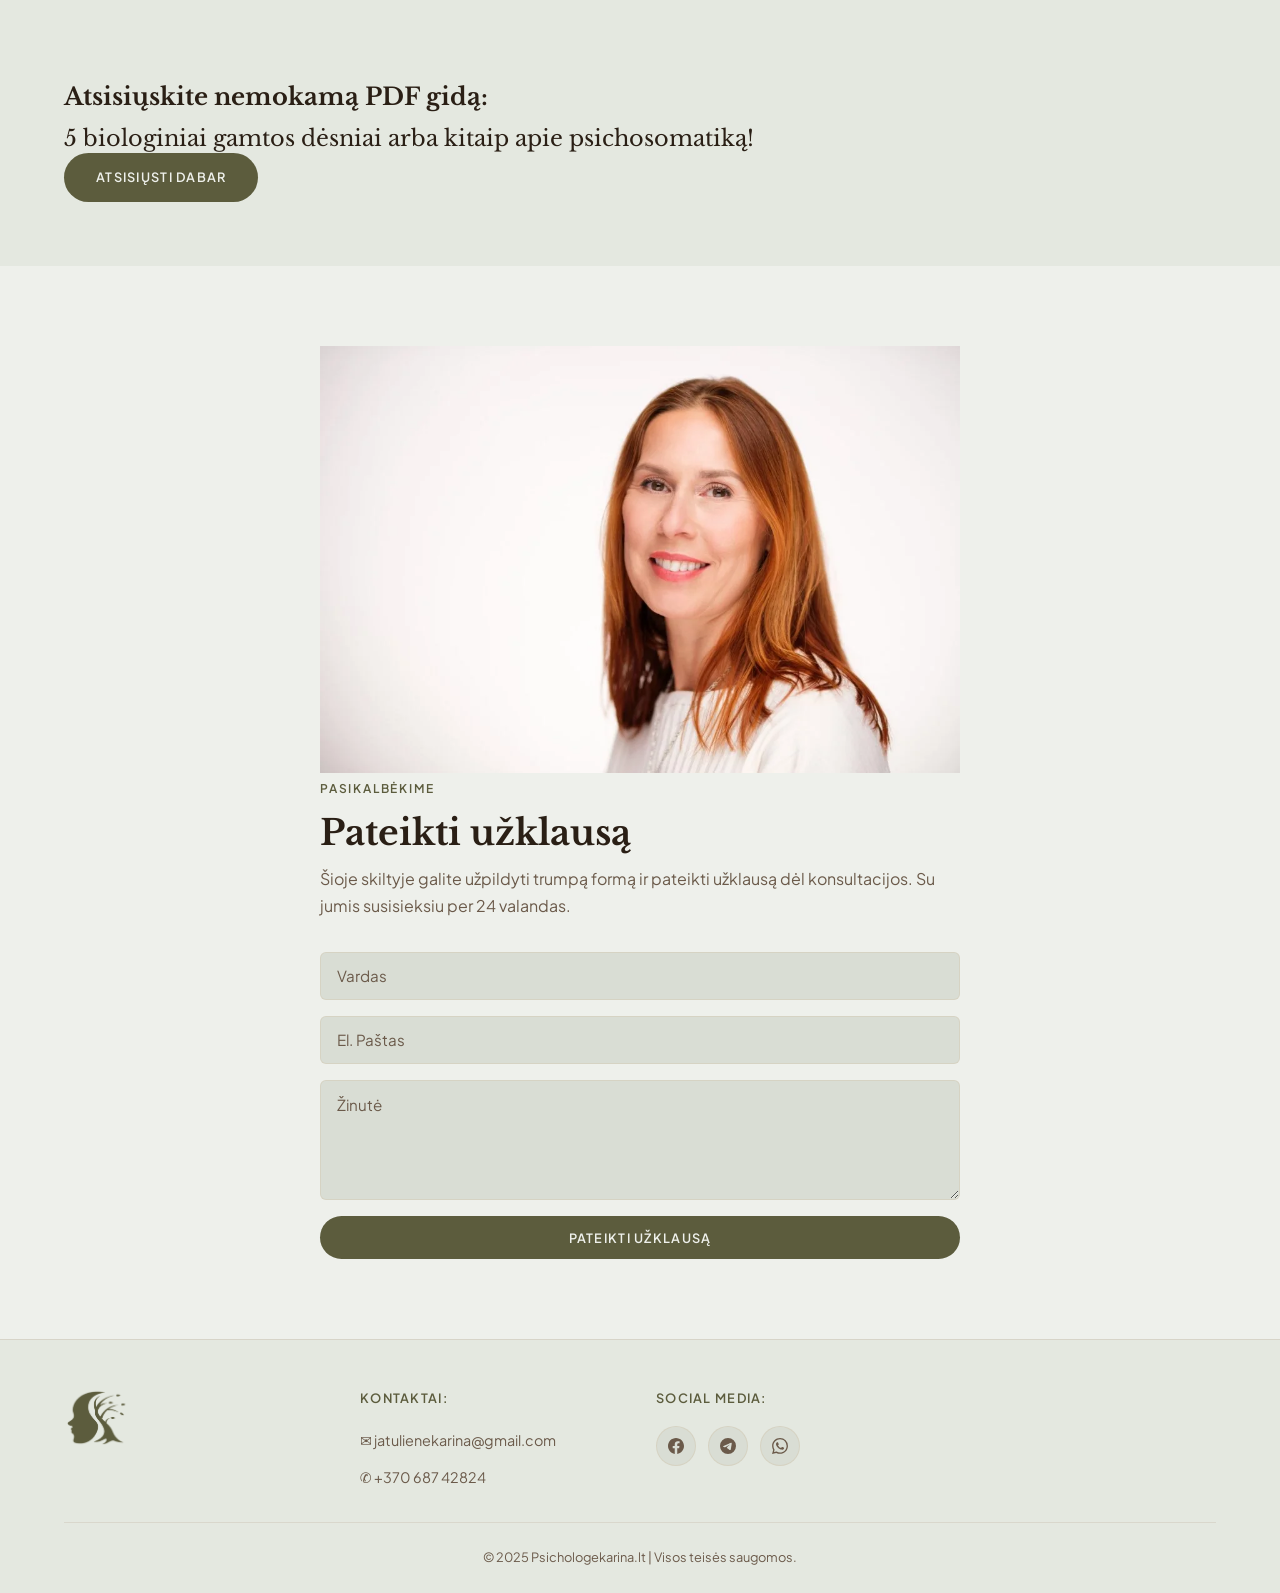
<file: preview-sage.html>
<!DOCTYPE html>
<html lang="lt">
<head>
  <meta charset="UTF-8">
  <meta name="viewport" content="width=device-width, initial-scale=1.0">
  <title>Psichologė Karina Jatulienė — Psichosomatika, Konsultacijos Vilniuje</title>
  <meta name="description" content="Praktikuojanti psichologė Karina Jatulienė, Vilnius. Psichosomatikos specialistė: kūno simptomai, santykiai, vaikų elgesys, onkologija. Registruokitės konsultacijai.">
  <meta name="keywords" content="psichologė, Karina Jatulienė, psichosomatika, psichologė Vilniuje, konsultacijos, psichologinė pagalba, santykiai, vaikų psichologas, PSY.20 metodas, E. Terebenina">
  <meta name="robots" content="index, follow">
  <meta name="author" content="Karina Jatulienė">
  <link rel="canonical" href="https://psichologekarina.lt/">

  <!-- Open Graph / Facebook -->
  <meta property="og:type" content="website">
  <meta property="og:url" content="https://psichologekarina.lt/">
  <meta property="og:title" content="Psichologė Karina Jatulienė — Psichosomatika ir Konsultacijos">
  <meta property="og:description" content="Praktikuojanti psichologė, psichosomatikos specialistė. Konsultacijos dėl sveikatos, santykių, vaikų simptomų. Vilnius.">
  <meta property="og:image" content="https://psichologekarina.lt/assets/karina-face.png">
  <meta property="og:locale" content="lt_LT">

  <!-- Twitter Card -->
  <meta name="twitter:card" content="summary_large_image">
  <meta name="twitter:title" content="Psichologė Karina Jatulienė — Psichosomatika">
  <meta name="twitter:description" content="Praktikuojanti psichologė, psichosomatikos specialistė. Vilnius.">
  <meta name="twitter:image" content="https://psichologekarina.lt/assets/karina-face.png">

  <!-- Structured Data: Person + MedicalBusiness -->
  <script type="application/ld+json">
  {
    "@context": "https://schema.org",
    "@graph": [
      {
        "@type": "Person",
        "@id": "https://psichologekarina.lt/#person",
        "name": "Karina Jatulienė",
        "jobTitle": "Psichologė, psichosomatikos specialistė",
        "description": "Praktikuojanti psichologė Karina Jatulienė. PSY 2.0 diplomas, psichosomatikos specializacija, PSY.20 metodas (E. Terebenina). 20+ metų patirtis dirbant su žmonėmis.",
        "url": "https://psichologekarina.lt/",
        "image": "https://psichologekarina.lt/assets/karina-face.png",
        "email": "jatulienekarina@gmail.com",
        "telephone": "+37068742824",
        "address": {
          "@type": "PostalAddress",
          "addressLocality": "Vilnius",
          "addressCountry": "LT"
        },
        "knowsAbout": ["psichosomatika", "santykių psichologija", "vaikų psichologija", "biologiniai gamtos dėsniai", "PSY.20 metodas"]
      },
      {
        "@type": "MedicalBusiness",
        "@id": "https://psichologekarina.lt/#business",
        "name": "Psichologė Karina Jatulienė",
        "url": "https://psichologekarina.lt/",
        "telephone": "+37068742824",
        "email": "jatulienekarina@gmail.com",
        "image": "https://psichologekarina.lt/assets/logo.png",
        "description": "Psichologinės konsultacijos: psichosomatiniai sutrikimai, santykiai, vaikų simptomai, onkologiniai atvejai.",
        "address": {
          "@type": "PostalAddress",
          "addressLocality": "Vilnius",
          "addressCountry": "LT"
        },
        "priceRange": "€€",
        "medicalSpecialty": "Psichosomatika",
        "hasOfferCatalog": {
          "@type": "OfferCatalog",
          "name": "Psichologinės konsultacijos",
          "itemListElement": [
            {
              "@type": "Offer",
              "name": "Psichosomatiniai sutrikimai",
              "description": "Bet kokie kūno simptomai turi psichosomatinį komponentą, kurį galima išsiaiškinti konsultacijos metu.",
              "url": "https://psichologekarina.lt/#paslaugos"
            },
            {
              "@type": "Offer",
              "name": "Santykiai",
              "description": "Asmeninės konsultacijos: santykis su savimi, partneriu, tėvais, vaikais.",
              "url": "https://psichologekarina.lt/#paslaugos"
            },
            {
              "@type": "Offer",
              "name": "Vaikiški simptomai",
              "description": "Elgesys, mokymasis, ligos. Darbas su mama, vaiku ir visa šeima.",
              "url": "https://psichologekarina.lt/#paslaugos"
            },
            {
              "@type": "Offer",
              "name": "Sudėtingos diagnozės",
              "description": "Onkologija, valgymo sutrikimai, autoimuniniai sutrikimai.",
              "url": "https://psichologekarina.lt/#paslaugos"
            }
          ]
        }
      },
      {
        "@type": "FAQPage",
        "mainEntity": [
          {
            "@type": "Question",
            "name": "Ką gydo psichosomatika?",
            "acceptedAnswer": {
              "@type": "Answer",
              "text": "Psichosomatika nagrinėja ryšį tarp psichikos ir kūno. Bet kokie kūno simptomai turi psichosomatinį komponentą — nuo lėtinio nuovargio ir nemigos iki onkologinių susirgimų. Konsultacijos metu išsiaiškiname psichologines priežastis."
            }
          },
          {
            "@type": "Question",
            "name": "Kiek kainuoja psichologinė konsultacija pas Kariną Jatulienę?",
            "acceptedAnswer": {
              "@type": "Answer",
              "text": "Konsultacijos trukmė — 90 minučių. Registracija internetu per rezervacijos sistemą. Susisiekite el. paštu jatulienekarina@gmail.com arba tel. +37068742824."
            }
          },
          {
            "@type": "Question",
            "name": "Ar konsultacijos vyksta nuotoliniu būdu?",
            "acceptedAnswer": {
              "@type": "Answer",
              "text": "Taip, konsultacijos galimos tiek gyvai, tiek nuotoliniu būdu. Susisiekite dėl detalių."
            }
          }
        ]
      }
    ]
  }
  </script>

  <link rel="preconnect" href="https://fonts.googleapis.com">
  <link rel="preconnect" href="https://fonts.gstatic.com" crossorigin>
  <link href="https://fonts.googleapis.com/css2?family=Libre+Baskerville:ital,wght@0,400;0,700;1,400&family=Plus+Jakarta+Sans:wght@300;400;500;600&display=swap" rel="stylesheet">
  <link rel="icon" href="assets/logo.png" type="image/png">
  <link rel="stylesheet" href="style.css"><style>:root{--bg:#eef0eb;--bg-2:#e4e8e0;--bg-3:#d9ddd4;}</style>
</head>
<body>

  <!-- ===== HEADER ===== -->
  <header class="site-header" id="top">
    <div class="container">
      <div class="header-inner">
        <a href="#top" class="logo">
          <img src="assets/logo-olive.png" alt="Psichologė Karina">
        </a>
        <nav class="main-nav" id="main-nav">
          <ul>
            <li><a href="#apie-mane">Apie mane</a></li>
            <li><a href="#paslaugos">Paslaugos</a></li>
            <li><a href="#kontaktai">Kontaktai</a></li>
          </ul>
        </nav>
        <a href="#susisiekime" class="btn btn-outline header-cta">SUSISIEKIME</a>
        <button type="button" class="mobile-menu-btn" id="mobile-menu-btn" aria-label="Atidaryti meniu">
          <span></span><span></span><span></span>
        </button>
      </div>
    </div>
  </header>

  <!-- ===== HERO ===== -->
  <section class="hero">
    <div class="container">
      <div class="hero-inner">
        <div class="hero-content">
          <blockquote class="hero-quote">
            "Žinoti save — tai pirmasis išminties žingsnis"
            <cite>— Sokratas</cite>
          </blockquote>
          <p class="hero-text">
            Tikrasis išsilavinimas ir išmintis prasideda ne nuo išorinio pasaulio tyrinėjimo, o nuo savo paties proto sąlygotumo ir nežinojimo suvokimo.
          </p>
          <p class="hero-text">
            Žmogaus psichika — tai mikrokosmosas, atkartojantis visatos dėsnius. Ji — ir kūrėja, ir tyrinėtoja, ir auka, ir paslaptis. Didžiausias jos iššūkis — ne pažinti pasaulį, o save pačią.
          </p>
          <a href="#susisiekime" class="btn btn-primary">PASIKALBĖKIME</a>
        </div>
        <div class="hero-image">
          <img src="assets/karina-face.png" alt="Psichologė Karina Jatulienė">
        </div>
      </div>
    </div>
  </section>

  <!-- ===== KLAUSIMŲ JUOSTA ===== -->
  <section class="questions-strip">
    <div class="container">
      <div class="questions-grid">
        <div class="question-item">» Kenčiate nuo depresijos ar nemigos?</div>
        <div class="question-item">» Ieškote būdų pagerinti savo savijautą?</div>
        <div class="question-item">» Jūsų santykiai reikalauja pagalbos?</div>
        <div class="question-item">» Kūnas siunčia signalus, kurių nesuprantate?</div>
      </div>
    </div>
  </section>

  <!-- ===== APIE MANE ===== -->
  <section class="about" id="apie-mane">
    <div class="container">
      <div class="about-inner">
        <div class="about-image">
          <img src="assets/happylifepictures.com-4-1-min-scaled-1024x683.jpg" alt="Psichologė Karina">
        </div>
        <div class="about-content">
          <span class="section-label">APIE MANE</span>
          <h2>Psichologė Karina Jatulienė</h2>
          <h3 class="about-subtitle">„Šviesa tamsiausią naktį"</h3>

          <p>Aš — Karina Jatulienė. Praktikuojanti psichologė, psichosomatikos specialistė.</p>

          <p>Gimiau 1972-ųjų gruodžio 22-ąją. Pačią tamsiausią metų naktį. Ir visą gyvenimą nešu šviesą — kitiems, kad pati neužgestų.</p>

          <p>Nuo mažens jaučiau tai, ko kiti nejautė. Tėvų alkoholizmą, jų skausmą, savo dramose paskendusius suaugusius, kurie turėjo būti manimi pasirūpinę, bet negalėjo. Būdama šešerių dariau ne vaikiškus dalykus. Antroj klasėj prižiūrėjau ką tik gimusį brolį. Ketvirtoj — kitą.</p>

          <p>Tapau vaikščiojančiu empatu. Ne todėl, kad norėjau — todėl, kad kitaip neišgyvenčiau.</p>

          <p>Ir kartais man atrodo, kad išgyvenu visą kolektyvinę žmonijos skausmą. Ir keisčiausia — man užtenka jėgų. Nešu jį kaip Prometėjas — pati degdama, bet šviesdama kitiems.</p>

          <p>Dvidešimt metų personalo vadovės karjeros. Kompanijose mane vadino Žmonių žmogum. Gelbėtoju. Vadino Dievu, nes vedžiau į taiką, supratimą, atleidimą. Įkvepiau. Pripildydavau meile.</p>

          <p>Bet gelbėjimas — ne tas pats, kas gydymas.</p>

          <p>Todėl šiandien aš turiu abu krantus: tą, kurį davė gyvenimas — gebėjimą matyti tamsą ir jos nebijoti; ir tą, kurį davė mokslai — praktikuojančios psichologės diplomą (PSY 2.0), dvejų metų studijas Žmogaus studijų centre, psichosomatikos specializaciją ir PSY.20 metodą (mokymasis pas E. Terebeniną).</p>

          <div class="about-cta-text">
            <p><em>Jei jaučiatės vieniši su savo našta.<br>
            Jei jūsų kūnas byloja ten, kur jūs tylit.<br>
            Jei esate tas, kuris visada neša šviesą kitiems, o pats lieka tamsoje —</em></p>
            <p><strong>Ateikite.</strong></p>
            <p>Aš jūsų neišgelbėsiu. Bet aš būsiu šalia, kai ryšitės gydytis patys. Ir aš tikrai žinau, kaip išgyventi tamsą — juk gimiau tą naktį, kai ji buvo ilgiausia.</p>
          </div>

          <a href="#paslaugos" class="btn btn-primary">REGISTRUOTIS KONSULTACIJAI</a>
        </div>
      </div>
    </div>
  </section>

  <!-- ===== ATSILIEPIMAI ===== -->
  <section class="testimonials">
    <div class="container">
      <span class="section-label">KLIENTŲ ATSILIEPIMAI</span>
      <h2>Ką apie mane kalba mano klientai:</h2>
      <div class="testimonials-grid">
        <!-- PAKEISKITE ŠIĄ SEKCIJĄ TIKRAIS ATSILIEPIMAIS -->
        <div class="testimonial-card">
          <p class="testimonial-text">"[Čia įdėkite tikrą atsiliepimą]"</p>
          <p class="testimonial-name">— [Vardas]</p>
        </div>
        <div class="testimonial-card">
          <p class="testimonial-text">"[Čia įdėkite tikrą atsiliepimą]"</p>
          <p class="testimonial-name">— [Vardas]</p>
        </div>
        <div class="testimonial-card">
          <p class="testimonial-text">"[Čia įdėkite tikrą atsiliepimą]"</p>
          <p class="testimonial-name">— [Vardas]</p>
        </div>
      </div>
    </div>
  </section>

  <div class="cta-bar">
    <div class="container">
      <a href="#paslaugos" class="btn btn-primary">REGISTRUOTIS KONSULTACIJAI</a>
    </div>
  </div>

  <!-- ===== KODĖL RINKTIS MANE ===== -->
  <section class="why-me">
    <div class="container">
      <div class="why-me-inner">
        <div class="why-me-content">
          <span class="section-label">KODĖL RINKTIS MANE?</span>
          <h2>Aš žinau, kaip išgyventi tamsą — juk gimiau tą naktį.</h2>
          <p>Mano darbas grindžiamas ne tik teorija, bet ir gyvenimo patirtimi. Jūs gausite supratimą, kuris ateina ne iš knygų, o iš kaulų smegenų.</p>
          <ul class="why-list">
            <li>Praktikuojančios psichologės diplomas (PSY 2.0)</li>
            <li>Dvejų metų studijos Žmogaus studijų centre</li>
            <li>Psichosomatikos specializacija</li>
            <li>PSY.20 metodas (mokymasis pas E. Terebeniną)</li>
            <li>20+ metų patirtis dirbant su žmonėmis</li>
          </ul>
          <a href="#paslaugos" class="btn btn-primary">REGISTRUOTIS KONSULTACIJAI</a>
        </div>
        <div class="why-me-image">
          <img src="assets/happylifepictures.com-4-1-min-scaled-1024x683.jpg" alt="Psichologė Karina">
        </div>
      </div>
    </div>
  </section>

  <!-- ===== SERTIFIKATAI ===== -->
  <section class="certs">
    <div class="container">
      <h3>Sertifikatai:</h3>
      <div class="certs-grid">
        <img src="assets/a4190cf170e728ff6efbfa44ab14d4ea_1200_80.webp" alt="Sertifikatas">
        <img src="assets/a4190cf170e728ff6efbfa44ab14d4ea_1200_80.webp" alt="Sertifikatas">
        <img src="assets/a4190cf170e728ff6efbfa44ab14d4ea_1200_80.webp" alt="Sertifikatas">
      </div>
    </div>
  </section>

  <!-- ===== PASLAUGOS ===== -->
  <section class="services" id="paslaugos">
    <div class="container">
      <span class="section-label">PASLAUGOS</span>
      <h2>Pradėkite kelionę į pokyčius</h2>

      <div class="service-row">
        <div class="service-image">
          <img src="assets/img22-min.png" alt="Sveikata">
        </div>
        <div class="service-content">
          <span class="service-tag">SVEIKATA</span>
          <h3>Psichosomatiniai sutrikimai</h3>
          <p>Bet kokie kūno simptomai turi psichosomatinį komponentą, kurį galima išsiaiškinti konsultacijos metu. To dažnai pakanka, kad simptomai išnyktų ir pasijustumėte daug geriau. Svarbu atsiminti, kad viskas yra labai individualu.</p>
          <a href="https://psichologekarina.lt/?fluent-booking=calendar&host=karina&event=90min-1" target="_blank" rel="noopener" class="btn btn-primary">REGISTRUOTIS</a>
        </div>
      </div>

      <div class="service-row reverse">
        <div class="service-image">
          <img src="assets/img24-min.jpg" alt="Santykiai">
        </div>
        <div class="service-content">
          <span class="service-tag">SANTYKIAI</span>
          <h3>Santykis su savimi, partneriu,<br>tėvais, vaikais</h3>
          <p>Vedu asmenines konsultacijas. Santykiai perauga į naują lygmenį, tampa harmoningesni ir patogesni abiem pusėms ir visai šeimos sistemai.</p>
          <a href="https://psichologekarina.lt/?fluent-booking=calendar&host=karina&event=90min" target="_blank" rel="noopener" class="btn btn-primary">REGISTRUOTIS</a>
        </div>
      </div>

      <div class="service-row">
        <div class="service-image">
          <img src="assets/img21.jpg" alt="Vaikiški simptomai">
        </div>
        <div class="service-content">
          <span class="service-tag">ĮVAIRŪS VAIKIŠKI SIMPTOMAI</span>
          <h3>Elgesys, mokymasis, ligos ir kt.</h3>
          <p>Darbas vyksta ir su mama, ir su vaiku, o geriausia — su visa šeima.</p>
          <a href="https://psichologekarina.lt/?fluent-booking=calendar&host=karina&event=90min-2" target="_blank" rel="noopener" class="btn btn-primary">REGISTRUOTIS</a>
        </div>
      </div>

      <div class="service-row reverse">
        <div class="service-image">
          <img src="assets/img23.webp" alt="Kita">
        </div>
        <div class="service-content">
          <span class="service-tag">KITA</span>
          <h3>Bet kokios sudėtingos, sunkios aplinkybės, būsenos, diagnozės</h3>
          <p>Onkologija, valgymo sutrikimai, autoimuniniai sutrikimai.</p>
          <a href="https://psichologekarina.lt/?fluent-booking=calendar&host=karina&event=90min-3" target="_blank" rel="noopener" class="btn btn-primary">REGISTRUOTIS</a>
        </div>
      </div>
    </div>
  </section>

  <!-- ===== PDF GIDAS ===== -->
  <section class="pdf-section">
    <div class="container">
      <div class="pdf-inner">
        <div>
          <h3>Atsisiųskite nemokamą PDF gidą:</h3>
          <p class="pdf-title">5 biologiniai gamtos dėsniai arba kitaip apie psichosomatiką!</p>
        </div>
        <div>
          <!-- PAKEISKITE ŠIĄ NUORODĄ Į TIKRĄ PDF -->
          <a href="#" class="btn btn-primary">Atsisiųsti dabar</a>
        </div>
      </div>
    </div>
  </section>

  <!-- ===== SUSISIEKIME ===== -->
  <section class="contact" id="susisiekime">
    <div class="container">
      <div class="contact-inner">
        <div class="contact-image">
          <img src="assets/happylifepictures.com-4-1-min-scaled-1024x683.jpg" alt="Psichologė Karina">
        </div>
        <div class="contact-content">
          <span class="section-label">PASIKALBĖKIME</span>
          <h2>Pateikti užklausą</h2>
          <p>Šioje skiltyje galite užpildyti trumpą formą ir pateikti užklausą dėl konsultacijos. Su jumis susisieksiu per 24 valandas.</p>
          <form class="contact-form" id="contact-form" action="https://formspree.io/f/JŪSŲ_FORMA_ID" method="POST">
            <input type="text" name="vardas" placeholder="Vardas" class="form-input">
            <input type="email" name="email" placeholder="El. Paštas" required class="form-input">
            <textarea name="zinute" rows="4" placeholder="Žinutė" class="form-input"></textarea>
            <button type="submit" class="btn btn-primary">Pateikti užklausą</button>
          </form>
        </div>
      </div>
    </div>
  </section>

  <!-- ===== FOOTER ===== -->
  <footer class="site-footer" id="kontaktai">
    <div class="container">
      <div class="footer-inner">
        <div class="footer-logo">
          <a href="#top">
            <img src="assets/logo-olive.png" alt="Psichologė Karina">
          </a>
        </div>
        <div class="footer-contacts">
          <h4>Kontaktai:</h4>
          <ul>
            <li><a href="mailto:jatulienekarina@gmail.com">✉ jatulienekarina@gmail.com</a></li>
            <li><a href="tel:+37068742824">✆ +370 687 42824</a></li>
          </ul>
        </div>
        <div class="footer-social">
          <h4>Social media:</h4>
          <div class="social-icons">
            <!-- PAKEISKITE NUORODAS Į TIKRUS PROFILIUS -->
            <a href="#" target="_blank" rel="noopener" aria-label="Facebook" class="social-icon">
              <svg viewBox="0 0 24 24" fill="currentColor"><path d="M24 12.073c0-6.627-5.373-12-12-12s-12 5.373-12 12c0 5.99 4.388 10.954 10.125 11.854v-8.385H7.078v-3.47h3.047V9.43c0-3.007 1.792-4.669 4.533-4.669 1.312 0 2.686.235 2.686.235v2.953H15.83c-1.491 0-1.956.925-1.956 1.874v2.25h3.328l-.532 3.47h-2.796v8.385C19.612 23.027 24 18.062 24 12.073z"/></svg>
            </a>
            <a href="#" target="_blank" rel="noopener" aria-label="Telegram" class="social-icon">
              <svg viewBox="0 0 24 24" fill="currentColor"><path d="M11.944 0A12 12 0 0 0 0 12a12 12 0 0 0 12 12 12 12 0 0 0 12-12A12 12 0 0 0 12 0a12 12 0 0 0-.056 0zm4.962 7.224c.1-.002.321.023.465.14a.506.506 0 0 1 .171.325c.016.093.036.306.02.472-.18 1.898-.962 6.502-1.36 8.627-.168.9-.499 1.201-.82 1.23-.696.065-1.225-.46-1.9-.902-1.056-.693-1.653-1.124-2.678-1.8-1.185-.78-.417-1.21.258-1.91.177-.184 3.247-2.977 3.307-3.23.007-.032.014-.15-.056-.212s-.174-.041-.249-.024c-.106.024-1.793 1.14-5.061 3.345-.48.33-.913.49-1.302.48-.428-.008-1.252-.241-1.865-.44-.752-.245-1.349-.374-1.297-.789.027-.216.325-.437.893-.663 3.498-1.524 5.83-2.529 6.998-3.014 3.332-1.386 4.025-1.627 4.476-1.635z"/></svg>
            </a>
            <a href="https://wa.me/37068742824" target="_blank" rel="noopener" aria-label="WhatsApp" class="social-icon">
              <svg viewBox="0 0 24 24" fill="currentColor"><path d="M17.472 14.382c-.297-.149-1.758-.867-2.03-.967-.273-.099-.471-.148-.67.15-.197.297-.767.966-.94 1.164-.173.199-.347.223-.644.075-.297-.15-1.255-.463-2.39-1.475-.883-.788-1.48-1.761-1.653-2.059-.173-.297-.018-.458.13-.606.134-.133.298-.347.446-.52.149-.174.198-.298.298-.497.099-.198.05-.371-.025-.52-.075-.149-.669-1.612-.916-2.207-.242-.579-.487-.5-.669-.51-.173-.008-.371-.01-.57-.01-.198 0-.52.074-.792.372-.272.297-1.04 1.016-1.04 2.479 0 1.462 1.065 2.875 1.213 3.074.149.198 2.096 3.2 5.077 4.487.709.306 1.262.489 1.694.625.712.227 1.36.195 1.871.118.571-.085 1.758-.719 2.006-1.413.248-.694.248-1.289.173-1.413-.074-.124-.272-.198-.57-.347m-5.421 7.403h-.004a9.87 9.87 0 0 1-5.031-1.378l-.361-.214-3.741.982.998-3.648-.235-.374a9.86 9.86 0 0 1-1.51-5.26c.001-5.45 4.436-9.884 9.888-9.884 2.64 0 5.122 1.03 6.988 2.898a9.825 9.825 0 0 1 2.893 6.994c-.003 5.45-4.437 9.884-9.885 9.884m8.413-18.297A11.815 11.815 0 0 0 12.05 0C5.495 0 .16 5.335.157 11.892c0 2.096.547 4.142 1.588 5.945L.057 24l6.305-1.654a11.882 11.882 0 0 0 5.683 1.448h.005c6.554 0 11.89-5.335 11.893-11.893a11.821 11.821 0 0 0-3.48-8.413z"/></svg>
            </a>
          </div>
        </div>
      </div>
      <div class="footer-bottom">
        <p>© 2025 Psichologekarina.lt | Visos teisės saugomos.</p>
      </div>
    </div>
  </footer>

  <script src="script.js"></script>
</body>
</html>
</file>
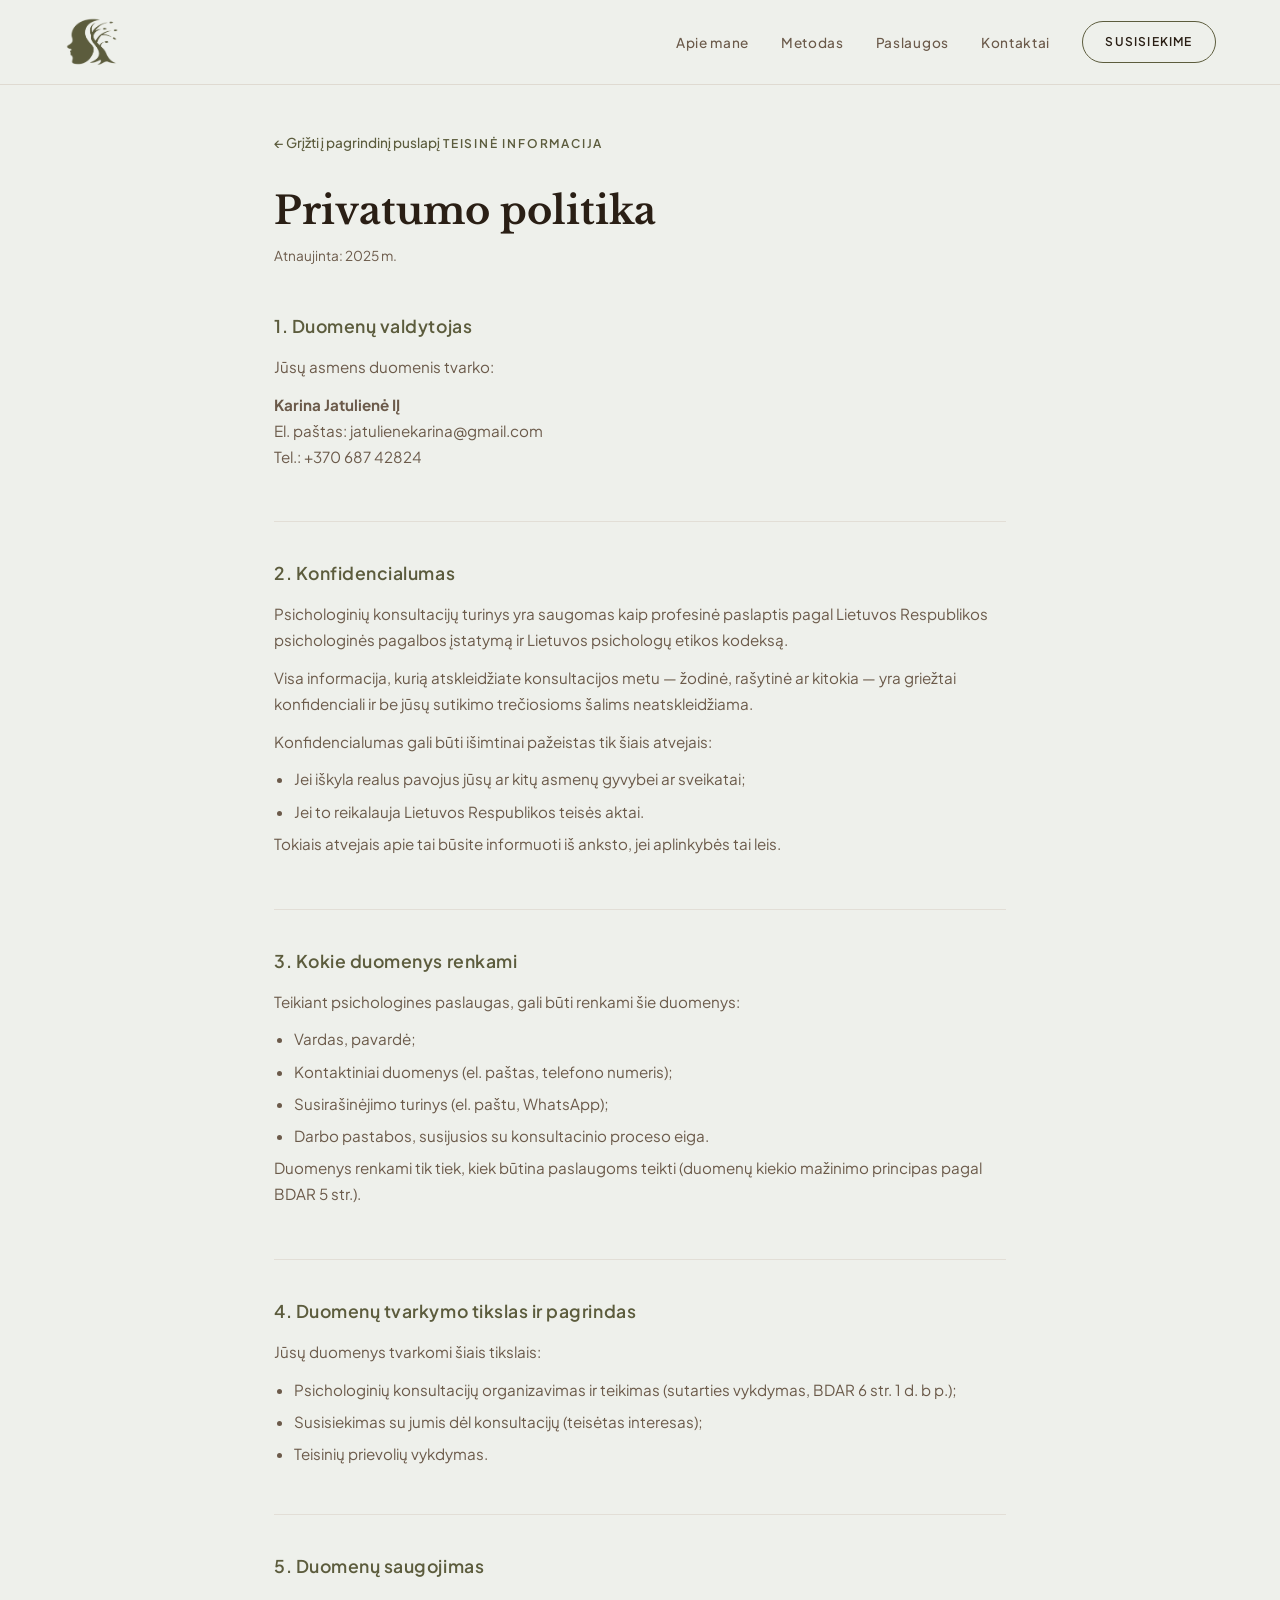
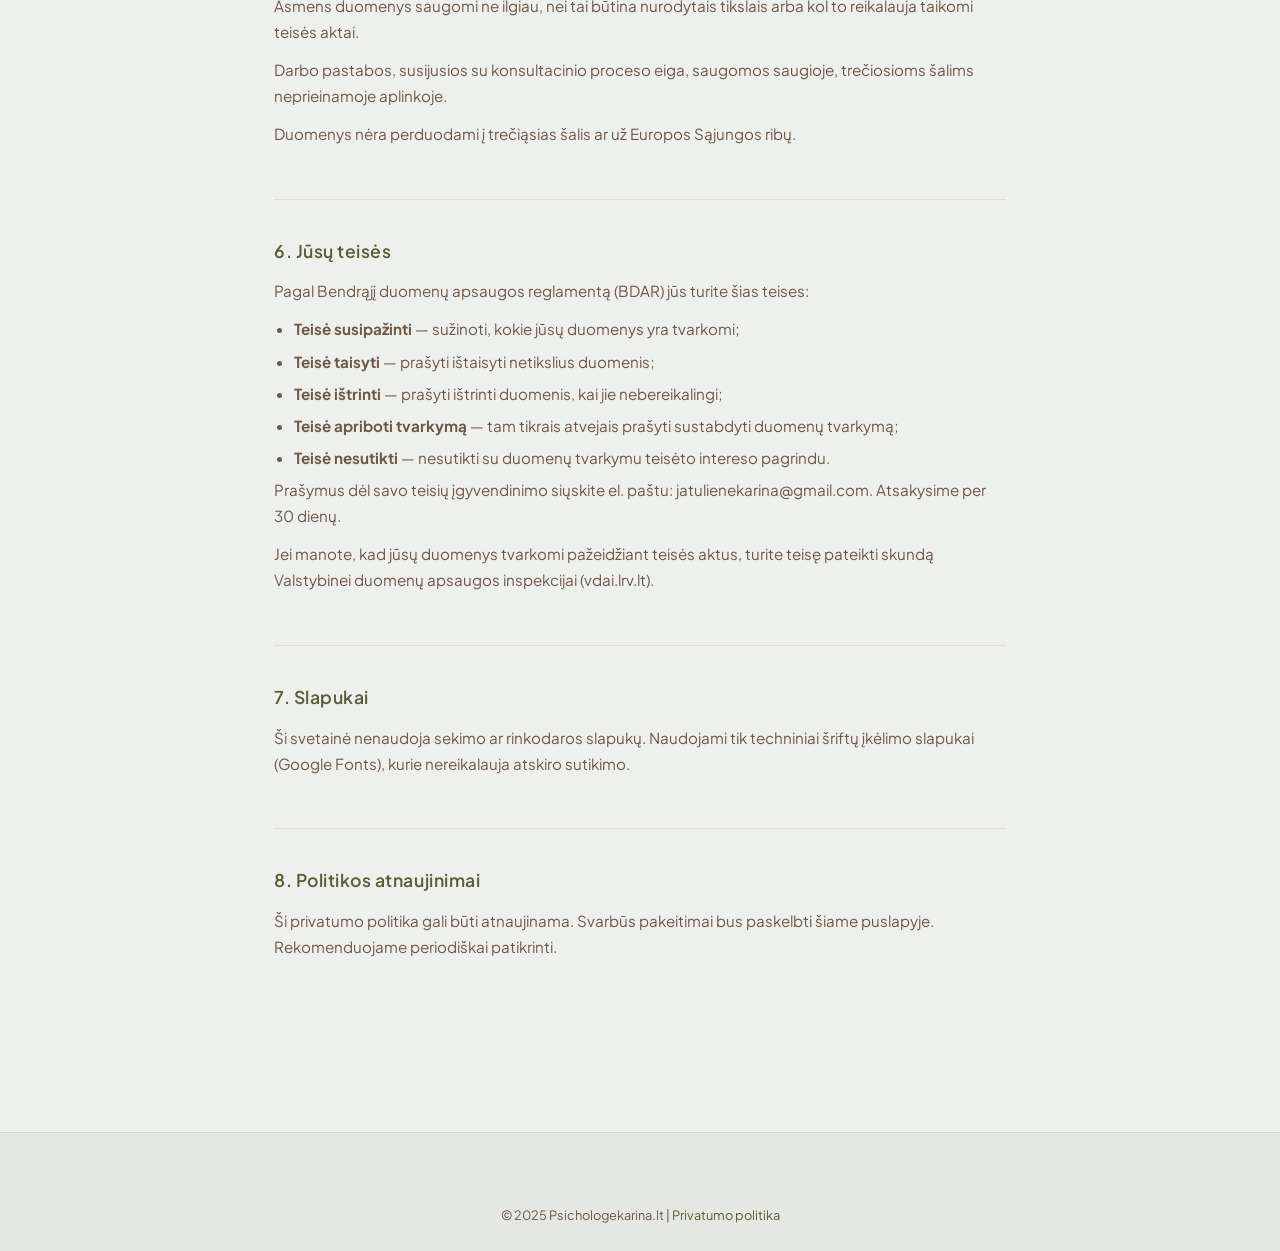
<file: privatumas.html>
<!DOCTYPE html>
<html lang="lt">
<head>
  <meta charset="UTF-8">
  <meta name="viewport" content="width=device-width, initial-scale=1.0">
  <title>Privatumo politika — Psichologė Karina Jatulienė</title>
  <meta name="robots" content="noindex, follow">
  <link rel="preconnect" href="https://fonts.googleapis.com">
  <link rel="preconnect" href="https://fonts.gstatic.com" crossorigin>
  <link href="https://fonts.googleapis.com/css2?family=Libre+Baskerville:ital,wght@0,400;0,700;1,400&family=Plus+Jakarta+Sans:wght@300;400;500;600&display=swap" rel="stylesheet">
  <link rel="icon" href="assets/logo.png" type="image/png">
  <link rel="stylesheet" href="style.css">
  <style>
    .privacy-page { padding: 8rem 0 5rem; }
    .privacy-page h1 { font-family: var(--font-serif); font-size: clamp(1.8rem, 3vw, 2.5rem); margin-bottom: 0.5rem; }
    .privacy-page .updated { font-size: 0.85rem; color: var(--text-muted); margin-bottom: 3rem; }
    .privacy-section { margin-bottom: 2.5rem; border-bottom: 1px solid rgba(139,94,60,0.12); padding-bottom: 2.5rem; }
    .privacy-section:last-child { border-bottom: none; }
    .privacy-section h2 { font-size: 1.1rem; color: var(--accent); margin-bottom: 1rem; font-family: var(--font-sans); font-weight: 600; letter-spacing: 0.03em; }
    .privacy-section p { color: var(--text-muted); font-size: 0.95rem; margin-bottom: 0.75rem; }
    .privacy-section ul { padding-left: 1.25rem; }
    .privacy-section ul li { color: var(--text-muted); font-size: 0.95rem; margin-bottom: 0.4rem; list-style: disc; }
    .back-link { display: inline-flex; align-items: center; gap: 0.4rem; color: var(--accent); font-size: 0.85rem; font-weight: 500; margin-bottom: 2rem; }
    .back-link:hover { color: var(--accent-dark); }
  </style>
</head>
<body>

  <!-- ===== HEADER ===== -->
  <header class="site-header" id="top">
    <div class="container">
      <div class="header-inner">
        <a href="index.html" class="logo">
          <img src="assets/logo-olive.png" alt="Psichologė Karina">
        </a>
        <nav class="main-nav" id="main-nav">
          <ul>
            <li><a href="index.html#apie-mane">Apie mane</a></li>
            <li><a href="index.html#metodas">Metodas</a></li>
            <li><a href="index.html#paslaugos">Paslaugos</a></li>
            <li><a href="index.html#susisiekime">Kontaktai</a></li>
          </ul>
        </nav>
        <a href="index.html#susisiekime" class="btn btn-outline header-cta">SUSISIEKIME</a>
        <button type="button" class="mobile-menu-btn" id="mobile-menu-btn" aria-label="Atidaryti meniu">
          <span></span><span></span><span></span>
        </button>
      </div>
    </div>
  </header>

  <!-- ===== TURINYS ===== -->
  <main class="privacy-page">
    <div class="container privacy-container">

      <a href="index.html" class="back-link">← Grįžti į pagrindinį puslapį</a>

      <span class="section-label">TEISINĖ INFORMACIJA</span>
      <h1>Privatumo politika</h1>
      <p class="updated">Atnaujinta: 2025 m.</p>

      <div class="privacy-section">
        <h2>1. Duomenų valdytojas</h2>
        <p>Jūsų asmens duomenis tvarko:</p>
        <p><strong>Karina Jatulienė IĮ</strong><br>
        El. paštas: <a href="mailto:jatulienekarina@gmail.com">jatulienekarina@gmail.com</a><br>
        Tel.: <a href="tel:+37068742824">+370 687 42824</a></p>
      </div>

      <div class="privacy-section">
        <h2>2. Konfidencialumas</h2>
        <p>Psichologinių konsultacijų turinys yra saugomas kaip profesinė paslaptis pagal Lietuvos Respublikos psichologinės pagalbos įstatymą ir Lietuvos psichologų etikos kodeksą.</p>
        <p>Visa informacija, kurią atskleidžiate konsultacijos metu — žodinė, rašytinė ar kitokia — yra griežtai konfidenciali ir be jūsų sutikimo trečiosioms šalims neatskleidžiama.</p>
        <p>Konfidencialumas gali būti išimtinai pažeistas tik šiais atvejais:</p>
        <ul>
          <li>Jei iškyla realus pavojus jūsų ar kitų asmenų gyvybei ar sveikatai;</li>
          <li>Jei to reikalauja Lietuvos Respublikos teisės aktai.</li>
        </ul>
        <p>Tokiais atvejais apie tai būsite informuoti iš anksto, jei aplinkybės tai leis.</p>
      </div>

      <div class="privacy-section">
        <h2>3. Kokie duomenys renkami</h2>
        <p>Teikiant psichologines paslaugas, gali būti renkami šie duomenys:</p>
        <ul>
          <li>Vardas, pavardė;</li>
          <li>Kontaktiniai duomenys (el. paštas, telefono numeris);</li>
          <li>Susirašinėjimo turinys (el. paštu, WhatsApp);</li>
          <li>Darbo pastabos, susijusios su konsultacinio proceso eiga.</li>
        </ul>
        <p>Duomenys renkami tik tiek, kiek būtina paslaugoms teikti (duomenų kiekio mažinimo principas pagal BDAR 5 str.).</p>
      </div>

      <div class="privacy-section">
        <h2>4. Duomenų tvarkymo tikslas ir pagrindas</h2>
        <p>Jūsų duomenys tvarkomi šiais tikslais:</p>
        <ul>
          <li>Psichologinių konsultacijų organizavimas ir teikimas (sutarties vykdymas, BDAR 6 str. 1 d. b p.);</li>
          <li>Susisiekimas su jumis dėl konsultacijų (teisėtas interesas);</li>
          <li>Teisinių prievolių vykdymas.</li>
        </ul>
      </div>

      <div class="privacy-section">
        <h2>5. Duomenų saugojimas</h2>
        <p>Asmens duomenys saugomi ne ilgiau, nei tai būtina nurodytais tikslais arba kol to reikalauja taikomi teisės aktai.</p>
        <p>Darbo pastabos, susijusios su konsultacinio proceso eiga, saugomos saugioje, trečiosioms šalims neprieinamoje aplinkoje.</p>
        <p>Duomenys nėra perduodami į trečiąsias šalis ar už Europos Sąjungos ribų.</p>
      </div>

      <div class="privacy-section">
        <h2>6. Jūsų teisės</h2>
        <p>Pagal Bendrąjį duomenų apsaugos reglamentą (BDAR) jūs turite šias teises:</p>
        <ul>
          <li><strong>Teisė susipažinti</strong> — sužinoti, kokie jūsų duomenys yra tvarkomi;</li>
          <li><strong>Teisė taisyti</strong> — prašyti ištaisyti netikslius duomenis;</li>
          <li><strong>Teisė ištrinti</strong> — prašyti ištrinti duomenis, kai jie nebereikalingi;</li>
          <li><strong>Teisė apriboti tvarkymą</strong> — tam tikrais atvejais prašyti sustabdyti duomenų tvarkymą;</li>
          <li><strong>Teisė nesutikti</strong> — nesutikti su duomenų tvarkymu teisėto intereso pagrindu.</li>
        </ul>
        <p>Prašymus dėl savo teisių įgyvendinimo siųskite el. paštu: <a href="mailto:jatulienekarina@gmail.com">jatulienekarina@gmail.com</a>. Atsakysime per 30 dienų.</p>
        <p>Jei manote, kad jūsų duomenys tvarkomi pažeidžiant teisės aktus, turite teisę pateikti skundą Valstybinei duomenų apsaugos inspekcijai (<a href="https://vdai.lrv.lt" target="_blank" rel="noopener">vdai.lrv.lt</a>).</p>
      </div>

      <div class="privacy-section">
        <h2>7. Slapukai</h2>
        <p>Ši svetainė nenaudoja sekimo ar rinkodaros slapukų. Naudojami tik techniniai šriftų įkėlimo slapukai (Google Fonts), kurie nereikalauja atskiro sutikimo.</p>
      </div>

      <div class="privacy-section">
        <h2>8. Politikos atnaujinimai</h2>
        <p>Ši privatumo politika gali būti atnaujinama. Svarbūs pakeitimai bus paskelbti šiame puslapyje. Rekomenduojame periodiškai patikrinti.</p>
      </div>

    </div>
  </main>

  <!-- ===== FOOTER ===== -->
  <footer class="site-footer">
    <div class="container">
      <div class="footer-bottom">
        <p>© 2025 Psichologekarina.lt | <a href="privatumas.html" class="footer-policy-link">Privatumo politika</a></p>
      </div>
    </div>
  </footer>

  <script src="script.js"></script>
</body>
</html>
</file>
<file: style.css>
/* ===== RESET & BASE ===== */
*, *::before, *::after { box-sizing: border-box; margin: 0; padding: 0; }

:root {
  --bg: #eef0eb;
  --bg-2: #e4e8e0;
  --bg-3: #d9ddd4;
  --text: #2a1f15;
  --text-muted: #6b5a4a;
  --accent: #5c5c3d;
  --accent-dark: #474730;
  --white: #ffffff;
  --font-serif: 'Libre Baskerville', Georgia, serif;
  --font-sans: 'Plus Jakarta Sans', system-ui, sans-serif;
  --max-w: 1200px;
  --radius: 6px;
  --btn-radius: 50px;
  --transition: 0.3s ease;
}

html { scroll-behavior: smooth; }

body {
  background: var(--bg);
  color: var(--text);
  font-family: var(--font-sans);
  font-size: 16px;
  line-height: 1.7;
}

img { max-width: 100%; height: auto; display: block; }
a { color: inherit; text-decoration: none; }
ul { list-style: none; }

/* ===== TYPOGRAPHY ===== */
h1, h2, h3 { font-family: var(--font-serif); line-height: 1.3; }
h2 { font-size: clamp(1.5rem, 3vw, 2.2rem); margin-bottom: 1rem; }
h3 { font-size: clamp(1.1rem, 2vw, 1.5rem); margin-bottom: 0.75rem; }
p { margin-bottom: 1rem; color: var(--text); }
p:last-child { margin-bottom: 0; }

.section-label {
  display: inline-block;
  font-family: var(--font-sans);
  font-size: 0.75rem;
  font-weight: 600;
  letter-spacing: 0.15em;
  color: var(--accent);
  text-transform: uppercase;
  margin-bottom: 0.75rem;
}

/* ===== LAYOUT ===== */
.container {
  max-width: var(--max-w);
  margin: 0 auto;
  padding: 0 1.5rem;
}

section { padding: 5rem 0; }

/* ===== BUTTONS ===== */
.btn {
  display: inline-block;
  padding: 0.85rem 2rem;
  font-family: var(--font-sans);
  font-size: 0.8rem;
  font-weight: 600;
  letter-spacing: 0.1em;
  text-transform: uppercase;
  border-radius: var(--btn-radius);
  transition: var(--transition);
  cursor: pointer;
  border: none;
}

.btn-primary {
  background: var(--accent);
  color: var(--bg);
}
.btn-primary:hover { background: var(--accent-dark); }

.btn-secondary {
  background: transparent;
  color: var(--accent);
  border: 1px solid var(--accent);
}
.btn-secondary:hover { background: var(--accent); color: var(--bg); }

.btn-outline {
  background: transparent;
  color: var(--text);
  border: 1.5px solid var(--accent);
}
.btn-outline:hover { background: var(--accent); color: var(--bg); }

/* ===== HEADER ===== */
.site-header {
  position: fixed;
  top: 0; left: 0; right: 0;
  z-index: 100;
  background: rgba(238,240,235,0.96);
  -webkit-backdrop-filter: blur(8px);
  backdrop-filter: blur(8px);
  border-bottom: 1px solid rgba(139,94,60,0.15);
  padding: 1rem 0;
}

.header-inner {
  display: flex;
  align-items: center;
  gap: 2rem;
}

.logo img { height: 52px; width: auto; }

.main-nav { margin-left: auto; }
.main-nav ul { display: flex; gap: 2rem; }
.main-nav a {
  font-size: 0.85rem;
  font-weight: 500;
  letter-spacing: 0.05em;
  color: var(--text-muted);
  transition: var(--transition);
}
.main-nav a:hover { color: var(--accent); }

.header-cta { font-size: 0.75rem; padding: 0.6rem 1.4rem; flex-shrink: 0; }

.mobile-menu-btn {
  display: none;
  flex-direction: column;
  gap: 5px;
  background: none;
  border: none;
  cursor: pointer;
  padding: 4px;
  margin-left: auto;
}
.mobile-menu-btn span {
  display: block;
  width: 24px;
  height: 2px;
  background: var(--text);
  transition: var(--transition);
}

/* ===== HERO ===== */
.hero {
  padding: 9rem 0 5rem;
  background: var(--bg);
}

.hero-title {
  font-family: var(--font-serif);
  font-size: clamp(2.2rem, 5vw, 3.5rem);
  color: var(--text);
  margin-bottom: 1.25rem;
  line-height: 1.1;
}

.hero-cta {
  display: flex;
  gap: 1rem;
  flex-wrap: wrap;
  margin-top: 2rem;
}

.hero-inner {
  display: grid;
  grid-template-columns: 1fr 1fr;
  gap: 4rem;
  align-items: center;
}

.hero-quote {
  font-family: var(--font-serif);
  font-style: italic;
  font-size: clamp(1.2rem, 2.5vw, 1.7rem);
  color: var(--accent);
  border-left: 3px solid var(--accent-dark);
  padding-left: 1.5rem;
  margin-bottom: 1.5rem;
  line-height: 1.4;
}
.hero-quote cite {
  display: block;
  font-size: 0.85rem;
  font-style: normal;
  color: var(--text-muted);
  margin-top: 0.5rem;
}

.hero-text { color: var(--text-muted); font-size: 1rem; }

.hero-content .btn { margin-top: 1.5rem; }

.hero-image img {
  border-radius: 4px;
  object-fit: cover;
  max-height: 600px;
  width: 100%;
}

/* ===== QUESTIONS STRIP ===== */
.questions-strip {
  padding: 2.5rem 0;
  background: var(--bg-2);
  border-top: 1px solid rgba(139,94,60,0.12);
  border-bottom: 1px solid rgba(139,94,60,0.12);
}

.questions-grid {
  display: grid;
  grid-template-columns: repeat(2, 1fr);
  gap: 1rem;
}

.question-item {
  font-family: var(--font-serif);
  font-style: italic;
  color: var(--text-muted);
  font-size: 0.95rem;
  padding: 0.5rem 1rem;
}

/* ===== ABOUT ===== */
.about { background: var(--bg-2); }

.about-inner {
  max-width: 760px;
  margin: 0 auto;
}

.about-content h2 { color: var(--accent); margin-bottom: 1.5rem; }

.about-content p { font-size: 0.97rem; color: var(--text); }

.about-cta-text {
  background: rgba(139,94,60,0.07);
  border-left: 3px solid var(--accent-dark);
  padding: 1.5rem;
  margin: 2rem 0;
  border-radius: 0 var(--radius) var(--radius) 0;
}
.about-cta-text p { margin-bottom: 0.75rem; }
.about-list { margin: 1.5rem 0; }
.about-cta-text em { color: var(--text-muted); }
.about-cta-text strong { color: var(--accent); font-family: var(--font-serif); font-size: 1.1rem; }

/* ===== TESTIMONIALS ===== */
.testimonials { background: var(--bg); text-align: center; }
.testimonials h2 { margin-bottom: 2.5rem; }

.testimonials-grid {
  display: grid;
  grid-template-columns: repeat(3, 1fr);
  gap: 1.5rem;
}

.testimonial-card {
  background: var(--bg-3);
  border: 1px solid rgba(139,94,60,0.15);
  border-radius: var(--radius);
  padding: 2rem;
  text-align: left;
}

.testimonial-text {
  font-family: var(--font-serif);
  font-style: italic;
  color: var(--text);
  font-size: 0.97rem;
  margin-bottom: 1rem;
}

.testimonial-name {
  color: var(--accent);
  font-size: 0.85rem;
  font-weight: 600;
  margin-bottom: 0;
}

/* ===== CTA BAR ===== */
.cta-bar {
  padding: 2rem 0;
  background: var(--bg-2);
  text-align: center;
}

/* ===== WHY ME ===== */
.why-me { background: var(--bg-3); }

.why-me-inner {
  max-width: 760px;
  margin: 0 auto;
}

.why-me-content .section-label { color: var(--accent); }
.why-me-content h2 { margin-bottom: 1rem; }

.why-list { margin: 1.5rem 0 2rem; }
.why-list li {
  padding: 0.6rem 0;
  padding-left: 1.5rem;
  position: relative;
  color: var(--text);
  font-size: 0.95rem;
  border-bottom: 1px solid rgba(139,94,60,0.12);
}
.why-list li::before {
  content: '✦';
  position: absolute;
  left: 0;
  color: var(--accent);
  font-size: 0.7rem;
  top: 0.75rem;
}

.why-me-image img {
  border-radius: var(--radius);
  width: 100%;
  height: 400px;
  object-fit: cover;
}

/* ===== CERTS ===== */
.certs { background: var(--bg); padding: 3rem 0; }
.certs h3 { text-align: center; margin-bottom: 2rem; color: var(--text-muted); font-size: 1rem; font-family: var(--font-sans); font-weight: 500; }
.certs-grid {
  display: grid;
  grid-template-columns: repeat(3, 1fr);
  gap: 1.5rem;
}
.certs-grid img {
  border-radius: var(--radius);
  opacity: 0.85;
  transition: var(--transition);
  border: 1px solid rgba(139,94,60,0.15);
}
.certs-grid img:hover { opacity: 1; }

/* ===== METHOD ===== */
.method { background: var(--bg); }
.method > .container > h2 { text-align: center; margin-bottom: 0.75rem; }
.method-intro { text-align: center; color: var(--text-muted); max-width: 680px; margin: 0 auto 3rem; }

.method-grid {
  display: grid;
  grid-template-columns: repeat(3, 1fr);
  gap: 1.5rem;
  margin-bottom: 3rem;
}

.method-card {
  background: var(--bg-2);
  border: 1px solid rgba(139,94,60,0.15);
  border-radius: var(--radius);
  padding: 2rem;
  text-align: center;
}

.method-icon {
  font-family: var(--font-serif);
  font-size: 1.2rem;
  color: var(--accent);
  margin-bottom: 0.75rem;
}

.method-card h3 {
  font-size: 1.1rem;
  color: var(--accent);
  margin-bottom: 0.5rem;
}

.method-card p { font-size: 0.9rem; color: var(--text-muted); margin: 0; }

.method-psy {
  background: var(--bg-3);
  border-left: 3px solid var(--accent-dark);
  border-radius: 0 var(--radius) var(--radius) 0;
  padding: 1.75rem 2rem;
  max-width: 760px;
  margin: 0 auto;
}
.method-psy h4 {
  font-family: var(--font-serif);
  font-size: 1rem;
  color: var(--accent);
  margin-bottom: 0.5rem;
}
.method-psy p { font-size: 0.93rem; color: var(--text-muted); margin: 0; }

/* ===== PRICING CALLOUT ===== */
.pricing-callout {
  display: flex;
  align-items: center;
  justify-content: center;
  gap: 2rem;
  flex-wrap: nowrap;
  background: var(--bg-3);
  border-radius: var(--radius);
  padding: 2rem 2.5rem;
  margin-bottom: 3rem;
  border: 1px solid rgba(139,94,60,0.15);
}

.pricing-item {
  text-align: center;
}
.pricing-value {
  font-family: var(--font-serif);
  font-size: 1.1rem;
  font-weight: 400;
  color: var(--text);
  display: block;
  line-height: 1;
  margin-bottom: 0.3rem;
}
.pricing-label {
  font-size: 0.75rem;
  color: var(--text-muted);
  text-transform: uppercase;
  letter-spacing: 0.08em;
}
.pricing-divider {
  width: 1px;
  height: 40px;
  background: rgba(139,94,60,0.2);
}

/* ===== SERVICES ===== */
.services { background: var(--bg-2); }
.services > .container > h2 { margin-bottom: 3rem; }

.service-row {
  display: grid;
  grid-template-columns: 1fr 1fr;
  gap: 3rem;
  align-items: center;
  margin-bottom: 4rem;
  padding-bottom: 4rem;
  border-bottom: 1px solid rgba(139,94,60,0.12);
}
.service-row:last-child { margin-bottom: 0; padding-bottom: 0; border-bottom: none; }
.service-row--full { grid-template-columns: 1fr; max-width: 600px; }
.service-row.reverse { direction: rtl; }
.service-row.reverse > * { direction: ltr; }

.service-image img {
  border-radius: var(--radius);
  width: 100%;
  height: 320px;
  object-fit: cover;
}

.service-tag {
  display: inline-block;
  font-size: 0.72rem;
  font-weight: 700;
  letter-spacing: 0.15em;
  color: var(--accent);
  text-transform: uppercase;
  margin-bottom: 0.75rem;
}

.service-content h3 { margin-bottom: 1rem; }
.service-content p { color: var(--text-muted); font-size: 0.95rem; margin-bottom: 1.5rem; }

/* ===== PDF SECTION ===== */
.pdf-section {
  background: var(--bg-2);
  padding: 4rem 0;
}

.pdf-card {
  display: flex;
  align-items: center;
  gap: 2.5rem;
  background: var(--bg);
  border: 1px solid rgba(139,94,60,0.2);
  border-radius: var(--radius);
  padding: 2.5rem 3rem;
  max-width: 900px;
  margin: 0 auto;
}

.pdf-icon {
  flex-shrink: 0;
  width: 44px;
  height: 44px;
  background: var(--accent);
  border-radius: var(--radius);
  display: flex;
  align-items: center;
  justify-content: center;
  color: var(--bg);
}
.pdf-icon svg { width: 20px; height: 20px; }

.pdf-text { flex: 1; }

.pdf-label {
  display: inline-block;
  font-size: 0.72rem;
  font-weight: 700;
  letter-spacing: 0.15em;
  color: var(--accent);
  text-transform: uppercase;
  margin-bottom: 0.5rem;
}

.pdf-title {
  font-family: var(--font-serif);
  font-size: clamp(1.1rem, 2vw, 1.4rem);
  color: var(--text);
  margin-bottom: 0.5rem;
  line-height: 1.3;
}

.pdf-desc {
  font-size: 0.9rem;
  color: var(--text-muted);
  margin: 0;
}

.pdf-action { flex-shrink: 0; }

@media (max-width: 700px) {
  .pdf-card { flex-direction: column; padding: 2rem; text-align: center; }
  .pdf-action .btn { width: 100%; text-align: center; }
}

/* ===== CONTACT ===== */
.contact { background: var(--bg); }

.contact-inner {
  max-width: 640px;
  margin: 0 auto;
}

.contact-content h2 { margin-bottom: 0.5rem; }
.contact-content > p { color: var(--text-muted); margin-bottom: 2rem; }

.contact-ways { margin-bottom: 2rem; }
.contact-whatsapp { display: inline-block; margin-bottom: 1rem; }
.contact-or { font-size: 0.85rem; color: var(--text-muted); margin-bottom: 0.5rem; }
.contact-email-link {
  color: var(--accent);
  font-weight: 500;
  font-size: 0.97rem;
  text-decoration: underline;
  text-underline-offset: 3px;
}

.contact-locations { margin-top: 2rem; }
.contact-location-label {
  font-size: 0.78rem;
  font-weight: 600;
  letter-spacing: 0.1em;
  text-transform: uppercase;
  color: var(--accent);
  margin-bottom: 0.5rem;
}
.location-list { display: flex; flex-direction: column; gap: 0.4rem; }
.location-list li {
  font-size: 0.93rem;
  color: var(--text-muted);
  padding-left: 1rem;
  position: relative;
}
.location-list li::before {
  content: '›';
  position: absolute;
  left: 0;
  color: var(--accent);
}

.contact-form { display: flex; flex-direction: column; gap: 1rem; }

.form-input {
  background: var(--bg-3);
  border: 1px solid rgba(200,169,126,0.2);
  border-radius: var(--radius);
  padding: 0.85rem 1rem;
  color: var(--text);
  font-family: var(--font-sans);
  font-size: 0.95rem;
  transition: var(--transition);
  width: 100%;
}
.form-input::placeholder { color: var(--text-muted); }
.form-input:focus {
  outline: none;
  border-color: var(--accent);
}

textarea.form-input { resize: vertical; min-height: 120px; }

/* ===== FOOTER ===== */
.site-footer {
  background: var(--bg-2);
  padding: 3rem 0 1.5rem;
  border-top: 1px solid rgba(139,94,60,0.15);
}

.footer-inner {
  display: grid;
  grid-template-columns: 1fr 1fr 1fr 1fr;
  gap: 2rem;
  padding-bottom: 2rem;
  border-bottom: 1px solid rgba(139,94,60,0.12);
}

.footer-logo img { height: 60px; width: auto; }

.footer-locations ul { display: flex; flex-direction: column; gap: 0.4rem; font-size: 0.9rem; color: var(--text-muted); list-style: none; padding: 0; margin: 0; }
.footer-contacts h4,
.footer-locations h4,
.footer-social h4 {
  font-family: var(--font-sans);
  font-size: 0.8rem;
  font-weight: 600;
  letter-spacing: 0.1em;
  text-transform: uppercase;
  color: var(--accent);
  margin-bottom: 1rem;
}

.footer-contacts ul { display: flex; flex-direction: column; gap: 0.6rem; }
.footer-contacts a {
  color: var(--text-muted);
  font-size: 0.9rem;
  transition: var(--transition);
}
.footer-contacts a:hover { color: var(--accent); }

.social-icons { display: flex; gap: 0.75rem; }
.social-icon {
  width: 40px;
  height: 40px;
  background: var(--bg-3);
  border: 1px solid rgba(200,169,126,0.2);
  border-radius: 50%;
  display: flex;
  align-items: center;
  justify-content: center;
  color: var(--text-muted);
  transition: var(--transition);
}
.social-icon svg { width: 16px; height: 16px; }
.social-icon:hover { background: var(--accent); color: var(--bg); border-color: var(--accent); }

.footer-bottom {
  padding-top: 1.5rem;
  text-align: center;
}
.privacy-container { max-width: 780px; }
.footer-policy-link { color: var(--accent); }
.footer-policy-link:hover { color: var(--accent-dark); }

.footer-bottom p {
  font-size: 0.8rem;
  color: var(--text-muted);
  margin: 0;
}

/* ===== MOBILE ===== */
@media (max-width: 900px) {
  .header-cta { display: none; }
  .main-nav { display: none; margin-left: auto; }
  .main-nav.open {
    display: block;
    position: fixed;
    top: 76px; left: 0; right: 0;
    background: var(--bg-2);
    padding: 2rem 1.5rem;
    border-bottom: 1px solid rgba(139,94,60,0.15);
  }
  .main-nav.open ul { flex-direction: column; gap: 0; }
  .main-nav.open a {
    display: block;
    padding: 1rem 0;
    font-size: 1rem;
    border-bottom: 1px solid rgba(200,169,126,0.08);
    color: var(--text);
  }
  .mobile-menu-btn { display: flex; }

  .hero { padding: 8rem 0 3rem; }
  .hero-inner { grid-template-columns: 1fr; gap: 2rem; }
  .hero-image { order: -1; }
  .hero-image img { max-height: 380px; }

  .questions-grid { grid-template-columns: 1fr; }

  .why-me-image img { height: 260px; }

  .testimonials-grid { grid-template-columns: 1fr; }

  .service-row,
  .service-row.reverse {
    grid-template-columns: 1fr;
    direction: ltr;
    gap: 1.5rem;
  }
  .service-image img { height: 220px; }

  .method-grid { grid-template-columns: 1fr; }
  .certs-grid { grid-template-columns: 1fr; }
  .pricing-callout { gap: 1.2rem; flex-wrap: wrap; justify-content: space-around; }
  .pricing-divider { display: none; }
  .pricing-item { min-width: 120px; }

  .footer-inner { grid-template-columns: 1fr; gap: 1.5rem; }

  .pdf-inner { flex-direction: column; align-items: flex-start; }
}

@media (max-width: 600px) {
  section { padding: 3rem 0; }
  h2 { font-size: 1.4rem; }
}
</file>
